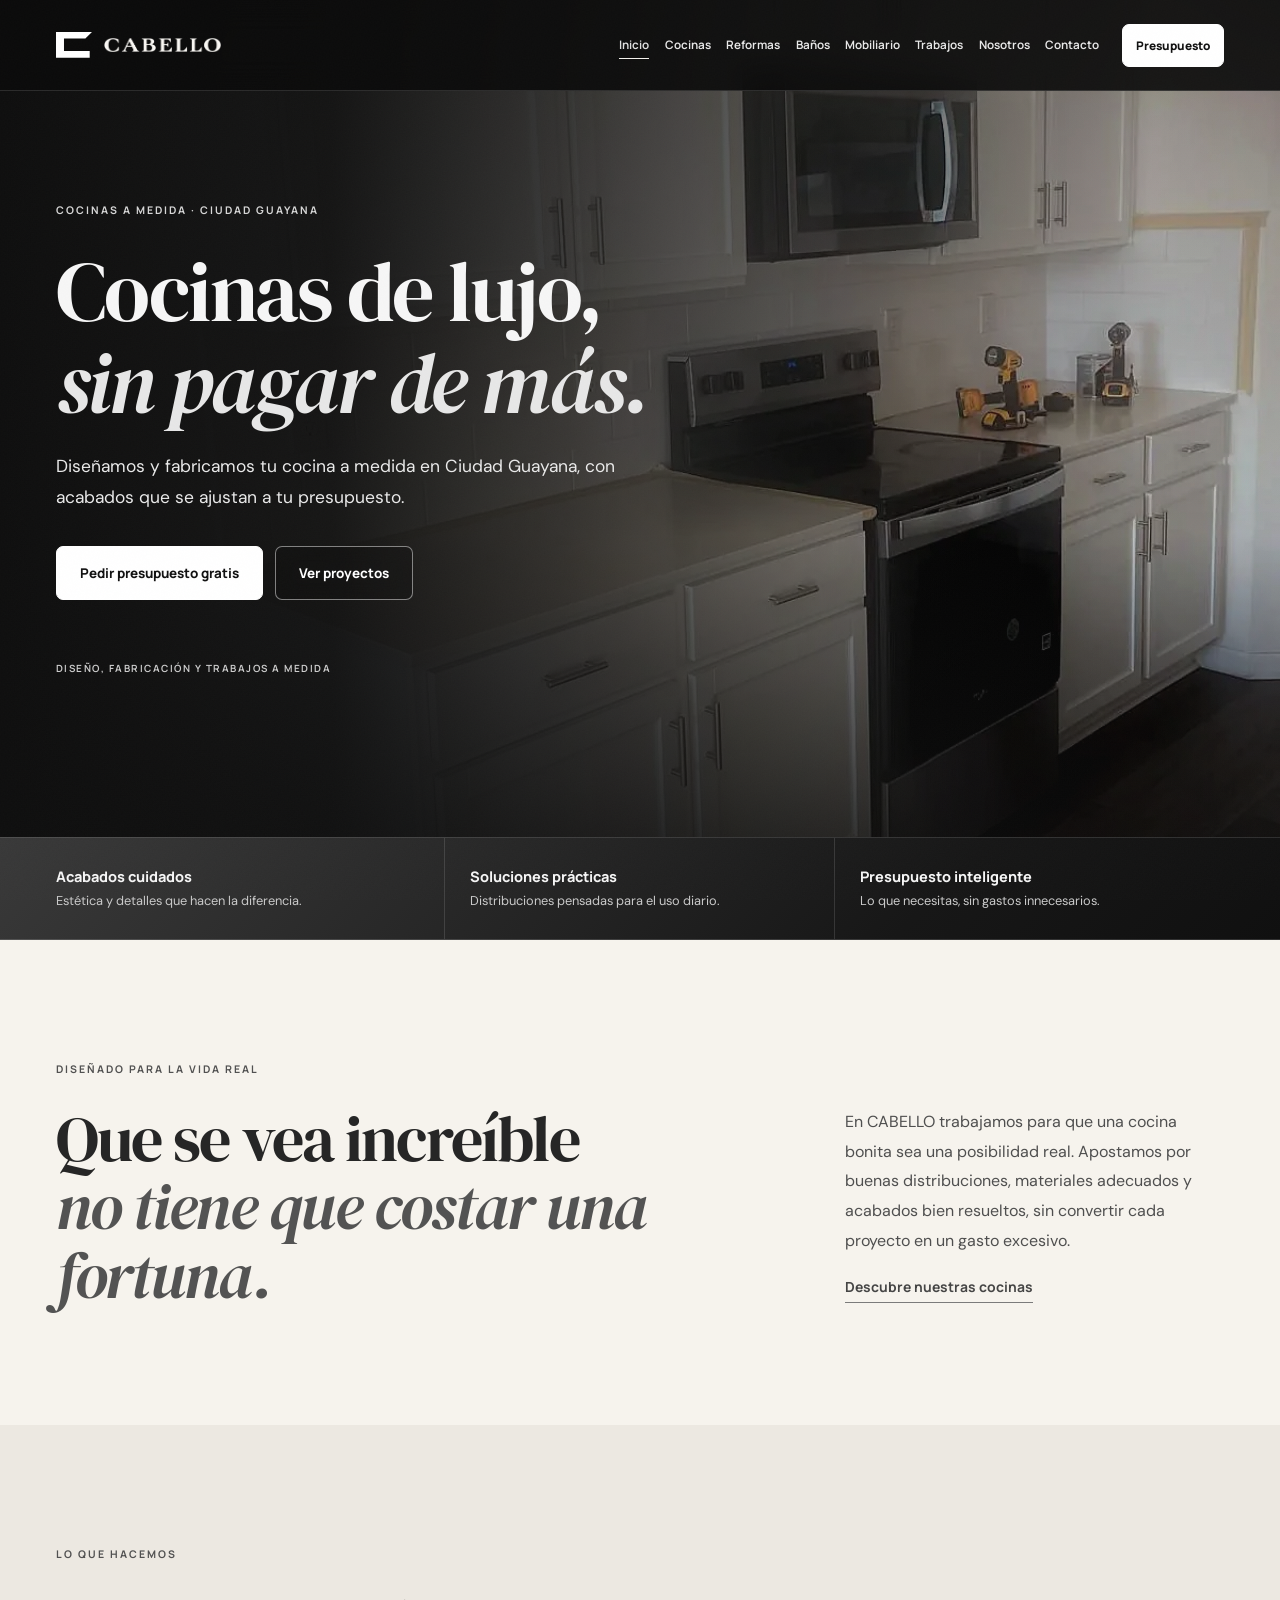
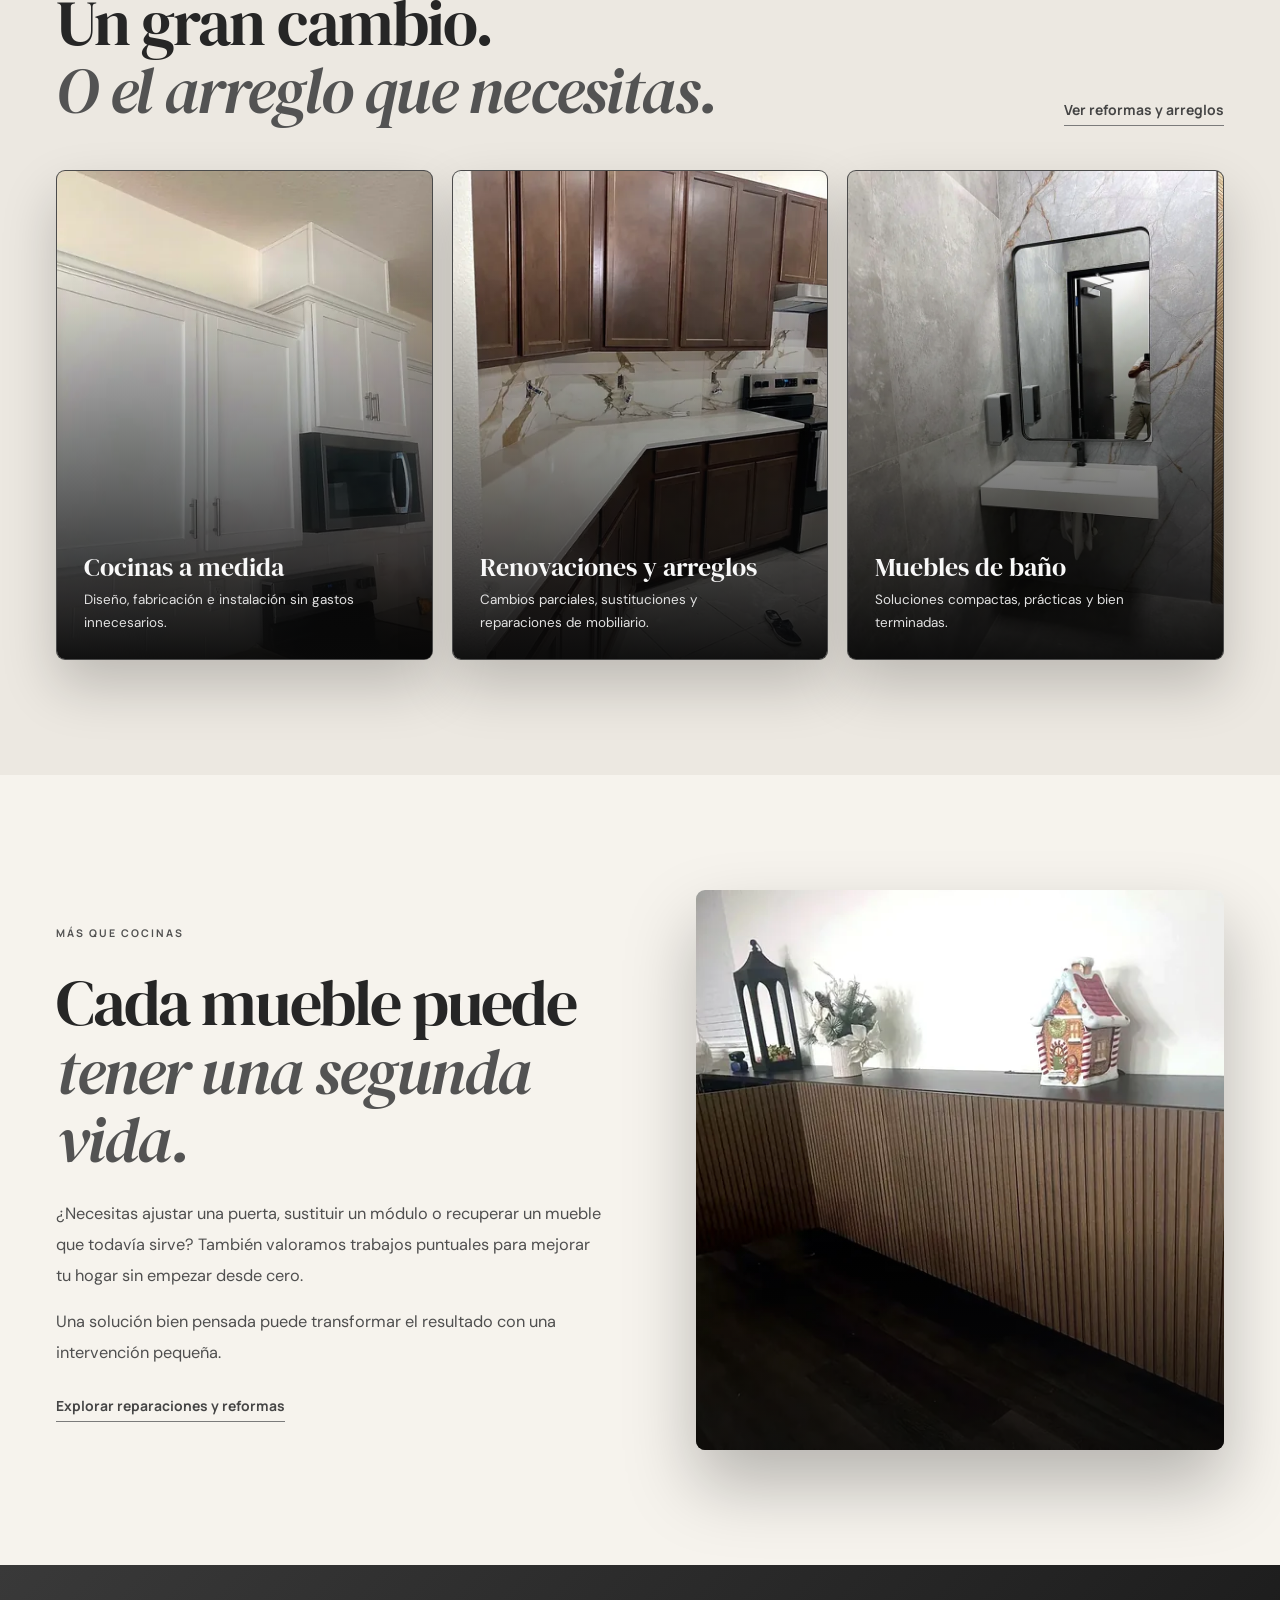
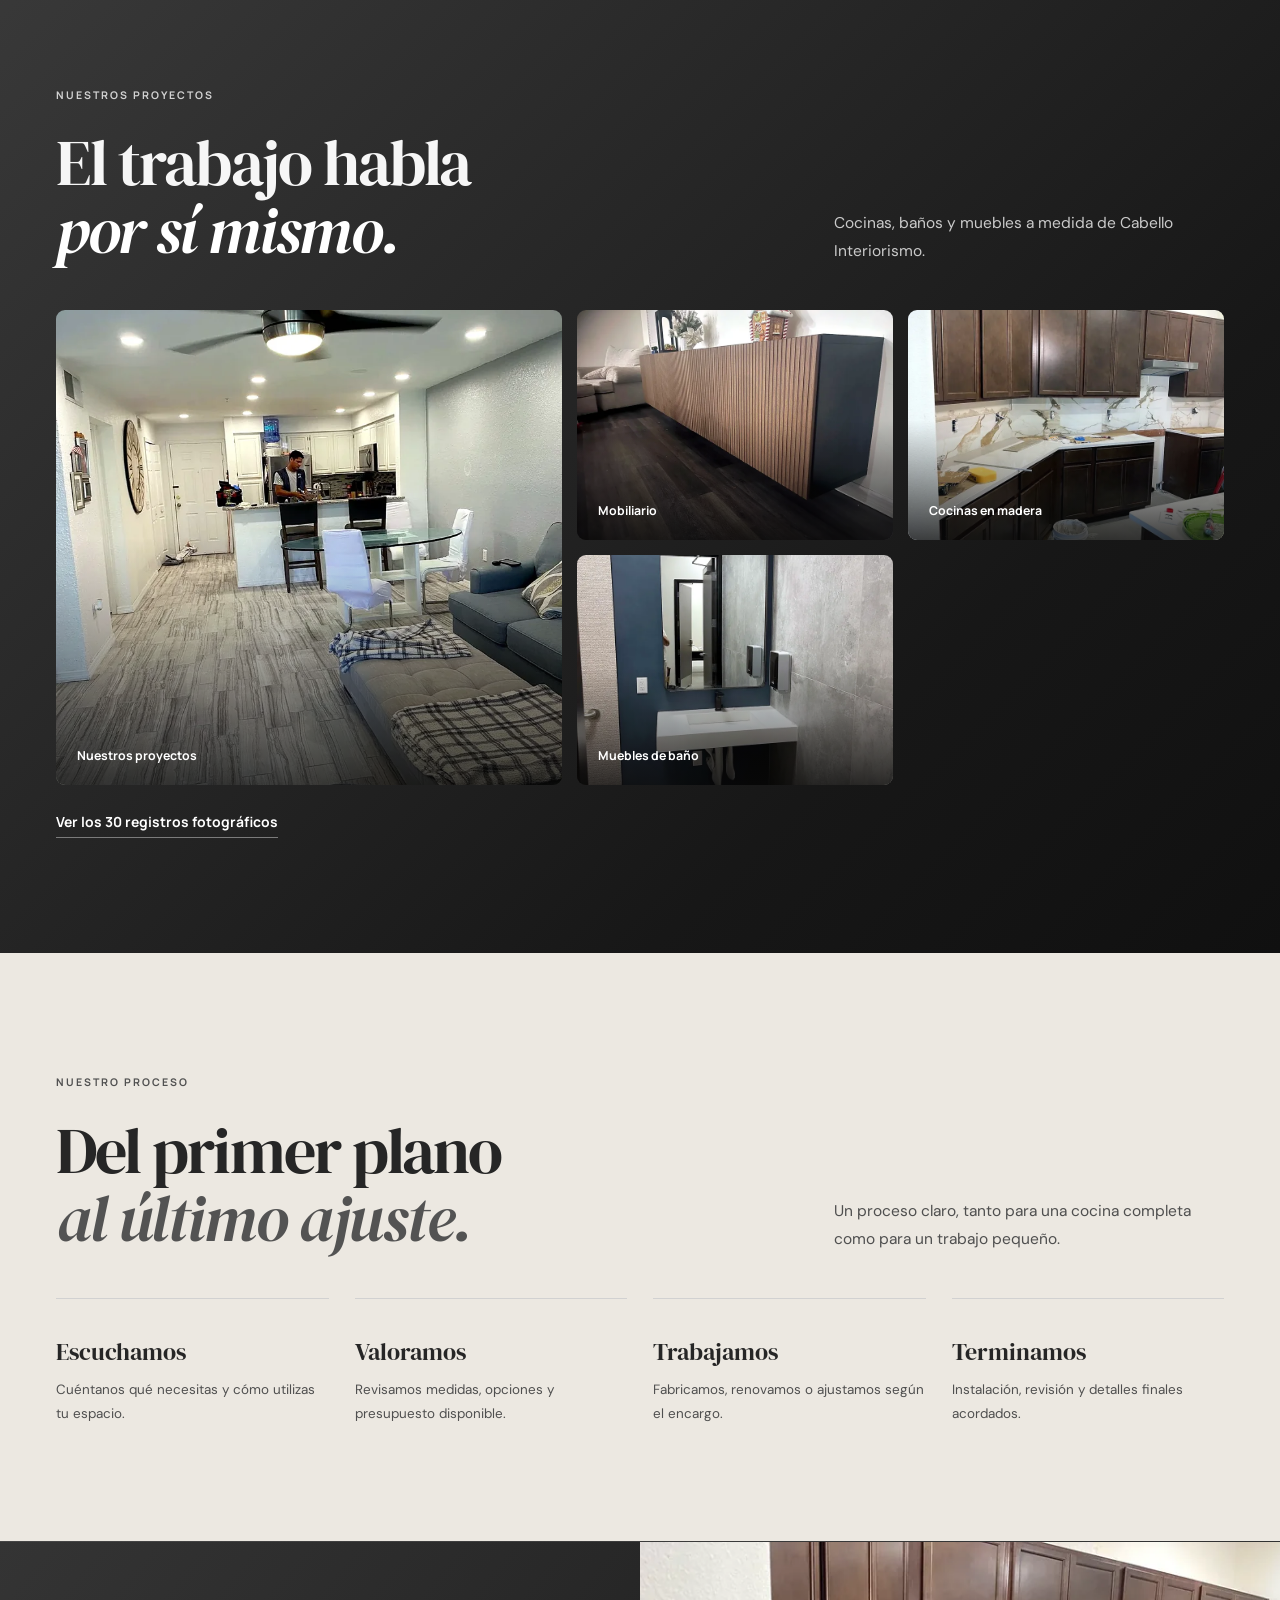
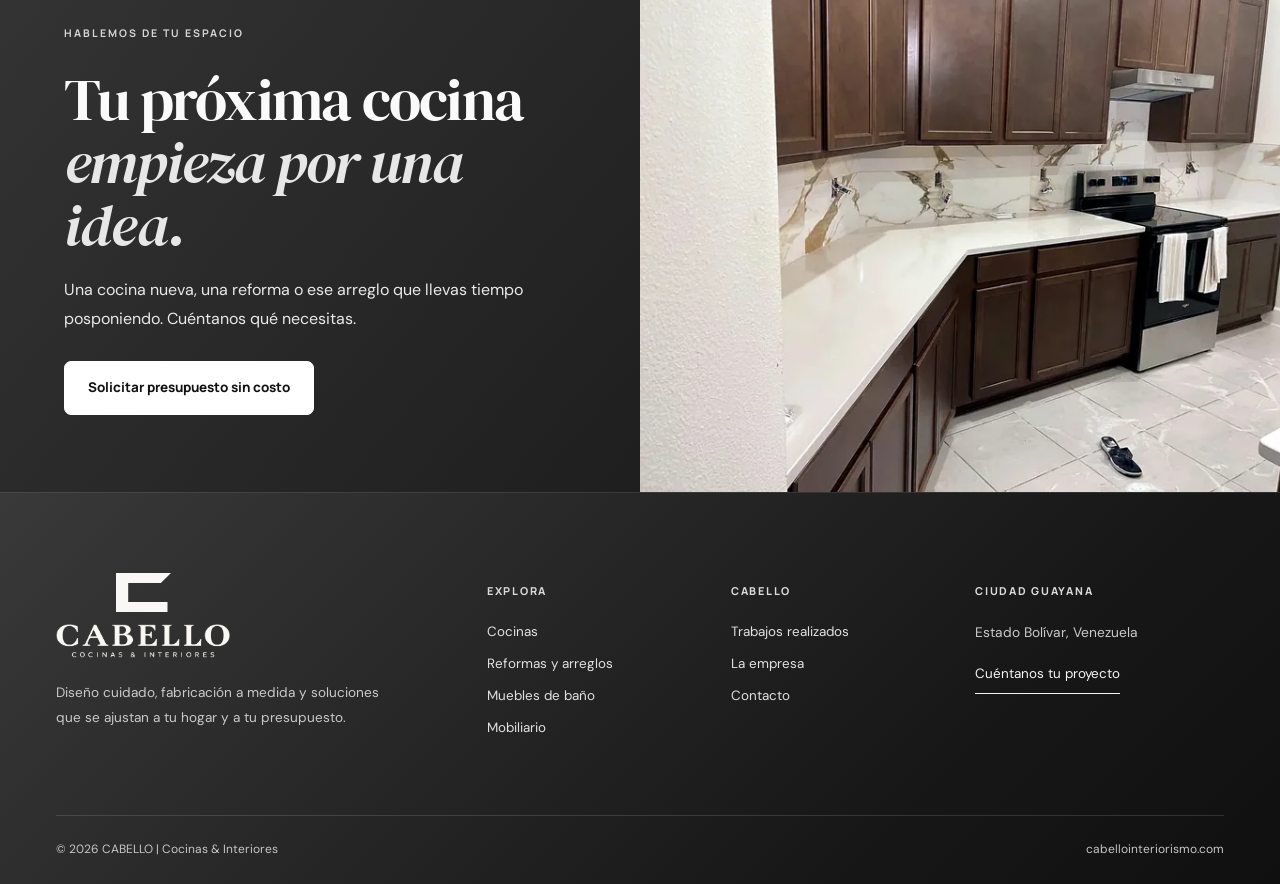
<file: index.html>
<!doctype html>
<html lang="es">
<head>
<script>
if (/^https?:$/.test(location.protocol) && location.pathname.endsWith('/index.html')) {
  history.replaceState(history.state, '', './' + location.search + location.hash);
}
</script>
<meta charset="utf-8">
<meta name="viewport" content="width=device-width, initial-scale=1">
<meta name="theme-color" content="#151a19">
<meta name="description" content="Cocinas de aspecto elegante a precios accesibles. Diseño, fabricación, reformas y arreglos de mobiliario en Ciudad Guayana. Descubre nuestros proyectos.">
<meta property="og:type" content="website">
<meta property="og:locale" content="es_VE">
<meta property="og:title" content="CABELLO | Cocinas a medida y reformas en Ciudad Guayana">
<meta property="og:description" content="Cocinas de aspecto elegante a precios accesibles. Diseño, fabricación, reformas y arreglos de mobiliario en Ciudad Guayana. Descubre nuestros proyectos.">
<meta property="og:url" content="https://cabellointeriorismo.com/">
<link rel="canonical" href="https://cabellointeriorismo.com/">
<title>CABELLO | Cocinas a medida y reformas en Ciudad Guayana</title>
<link rel="icon" type="image/svg+xml" href="assets/c-simbolo.svg">
<link rel="preconnect" href="https://fonts.googleapis.com">
<link rel="preconnect" href="https://fonts.gstatic.com" crossorigin>
<link href="https://fonts.googleapis.com/css2?family=DM+Sans:wght@400;500;600;700&amp;family=Manrope:wght@400;500;600;700;800&amp;family=DM+Serif+Display:ital@0;1&amp;display=swap" rel="stylesheet">
<link rel="stylesheet" href="assets/cabello-v16.css">
<link rel="preload" href="assets/trabajos/cocinas-blancas/cabello-cocina-blanca-completa-moderna-02.webp" as="image">
<link rel="stylesheet" href="assets/home-mobile-v17.css" media="(max-width:767px)">
</head><body class="home-page">
<a class="skip-link" href="#main-content">Saltar al contenido</a>
<header class="site-header" id="site-header">
  <div class="header-desktop"><div class="container header-layout"><a href="./" class="brand" aria-label="CABELLO Cocinas e Interiores, inicio"><svg class="marca-c" viewBox="0 0 424 304" aria-hidden="true" focusable="false"><path fill="currentColor" d="M0 0H424L346 78H94V224H397V304H0Z"/></svg><img class="marca-nombre" src="assets/apellido.png" alt="" width="985" height="126"></a><nav class="nav-desktop" aria-label="Navegación principal"><a href="./" class="is-current" aria-current="page">Inicio</a><a href="cocinas.html" class="">Cocinas</a><a href="reformas.html" class="">Reformas</a><a href="banos.html" class="">Baños</a><a href="mobiliario.html" class="">Mobiliario</a><a href="proyectos.html" class="">Trabajos</a><a href="nosotros.html" class="">Nosotros</a><a href="contacto.html" class="">Contacto</a></nav><a class="head-cta" href="contacto.html">Presupuesto </a></div></div>
  <div class="header-tablet"><div class="container header-layout"><a href="./" class="brand" aria-label="CABELLO Cocinas e Interiores, inicio"><svg class="marca-c" viewBox="0 0 424 304" aria-hidden="true" focusable="false"><path fill="currentColor" d="M0 0H424L346 78H94V224H397V304H0Z"/></svg><img class="marca-nombre" src="assets/apellido.png" alt="" width="985" height="126"></a><button class="menu-toggle" type="button" data-menu-target="tablet-menu" aria-label="Abrir menú de navegación" aria-controls="tablet-menu" aria-expanded="false"><span></span><span></span><span></span></button></div><nav id="tablet-menu" class="dropdown" aria-label="Navegación en tablet" hidden><a href="./" class="is-current" aria-current="page">Inicio</a><a href="cocinas.html" class="">Cocinas</a><a href="reformas.html" class="">Reformas</a><a href="banos.html" class="">Baños</a><a href="mobiliario.html" class="">Mobiliario</a><a href="proyectos.html" class="">Trabajos</a><a href="nosotros.html" class="">Nosotros</a><a href="contacto.html" class="">Contacto</a><a class="dropdown-cta" href="contacto.html">Pedir presupuesto </a></nav></div>
  <div class="header-mobile"><div class="container header-layout"><a href="./" class="brand" aria-label="CABELLO Cocinas e Interiores, inicio"><svg class="marca-c" viewBox="0 0 424 304" aria-hidden="true" focusable="false"><path fill="currentColor" d="M0 0H424L346 78H94V224H397V304H0Z"/></svg><img class="marca-nombre" src="assets/apellido.png" alt="" width="985" height="126"></a><button class="menu-toggle" type="button" data-menu-target="mobile-menu" aria-label="Abrir menú de navegación" aria-controls="mobile-menu" aria-expanded="false"><span></span><span></span><span></span></button></div><nav id="mobile-menu" class="dropdown" aria-label="Navegación en móvil" hidden><a href="./" class="is-current" aria-current="page">Inicio</a><a href="cocinas.html" class="">Cocinas</a><a href="reformas.html" class="">Reformas</a><a href="banos.html" class="">Baños</a><a href="mobiliario.html" class="">Mobiliario</a><a href="proyectos.html" class="">Trabajos</a><a href="nosotros.html" class="">Nosotros</a><a href="contacto.html" class="">Contacto</a><a class="dropdown-cta" href="contacto.html">Pedir presupuesto </a></nav></div>
 </header>
<main id="main-content">
<section class="hero hero--home">
<div class="hero-photography"><img src="assets/trabajos/cocinas-blancas/cabello-cocina-blanca-completa-moderna-02.webp" alt="Cocina blanca completa moderna" srcset="assets/trabajos/cocinas-blancas/cabello-cocina-blanca-completa-moderna-02-780.webp 780w, assets/trabajos/cocinas-blancas/cabello-cocina-blanca-completa-moderna-02.webp 1200w" sizes="100vw" loading="eager" decoding="async" fetchpriority="high"><div class="hero-shadow"></div></div>
<div class="container hero-layout"><div class="hero-main"><span class="overline">COCINAS A MEDIDA · CIUDAD GUAYANA</span><h1>Cocinas de lujo,<br><i>sin pagar de más.</i></h1><p class="hero-description">Diseñamos y fabricamos tu cocina a medida en Ciudad Guayana, con acabados que se ajustan a tu presupuesto.</p><div class="hero-buttons"><a href="contacto.html" class="button button--primary"><span>Pedir presupuesto gratis</span></a><a href="proyectos.html" class="button button--outline"><span>Ver proyectos</span></a></div><div class="hero-footnote"><span class="footnote-line"></span> Diseño, fabricación y trabajos a medida</div></div></div>

</section>

<section class="trust-strip"><div class="container trust-grid"><div><div><strong>Acabados cuidados</strong><p>Estética y detalles que hacen la diferencia.</p></div></div><div><div><strong>Soluciones prácticas</strong><p>Distribuciones pensadas para el uso diario.</p></div></div><div><div><strong>Presupuesto inteligente</strong><p>Lo que necesitas, sin gastos innecesarios.</p></div></div></div></section>
<section class="section section--intro"><div class="container intro-layout"><div><span class="overline">DISEÑADO PARA LA VIDA REAL</span><h2 class="display-heading">Que se vea increíble<br><i>no tiene que costar una fortuna.</i></h2></div><div class="intro-aside"><span class="intro-rule"></span><p>En CABELLO trabajamos para que una cocina bonita sea una posibilidad real. Apostamos por buenas distribuciones, materiales adecuados y acabados bien resueltos, sin convertir cada proyecto en un gasto excesivo.</p><a href="cocinas.html" class="inline-link">Descubre nuestras cocinas </a></div></div></section>
<section class="section section--services"><div class="container"><div class="section-head"><div><span class="overline">LO QUE HACEMOS</span><h2 class="display-heading">Un gran cambio.<br><i>O el arreglo que necesitas.</i></h2></div><a href="reformas.html" class="inline-link">Ver reformas y arreglos </a></div><div class="project-grid"><a class="project-tile" href="cocinas.html"><div class="project-media"><img src="assets/trabajos/cocinas-blancas/cabello-cocina-blanca-angular-moderna-01.webp" alt="Cocina blanca angular moderna" srcset="assets/trabajos/cocinas-blancas/cabello-cocina-blanca-angular-moderna-01-780.webp 780w, assets/trabajos/cocinas-blancas/cabello-cocina-blanca-angular-moderna-01.webp 1600w" sizes="(max-width: 767px) 92vw, (max-width: 1199px) 70vw, 54vw" loading="lazy" decoding="async"><div class="photo-vignette"></div></div><div class="project-overlay"><h3>Cocinas a medida</h3><p>Diseño, fabricación e instalación sin gastos innecesarios.</p></div></a><a class="project-tile" href="reformas.html"><div class="project-media"><img src="assets/trabajos/cocinas-madera/cabello-cocina-madera-oscura-revestimiento-claro-01.webp" alt="Cocina madera oscura revestimiento claro" srcset="assets/trabajos/cocinas-madera/cabello-cocina-madera-oscura-revestimiento-claro-01-780.webp 780w, assets/trabajos/cocinas-madera/cabello-cocina-madera-oscura-revestimiento-claro-01.webp 1600w" sizes="(max-width: 767px) 92vw, (max-width: 1199px) 70vw, 54vw" loading="lazy" decoding="async"><div class="photo-vignette"></div></div><div class="project-overlay"><h3>Renovaciones y arreglos</h3><p>Cambios parciales, sustituciones y reparaciones de mobiliario.</p></div></a><a class="project-tile" href="banos.html"><div class="project-media"><img src="assets/trabajos/banos-vanities/cabello-vanity-moderno-pared-texturizada-01.webp" alt="Vanity moderno pared texturizada" srcset="assets/trabajos/banos-vanities/cabello-vanity-moderno-pared-texturizada-01-780.webp 780w, assets/trabajos/banos-vanities/cabello-vanity-moderno-pared-texturizada-01.webp 1200w" sizes="(max-width: 767px) 92vw, (max-width: 1199px) 70vw, 54vw" loading="lazy" decoding="async"><div class="photo-vignette"></div></div><div class="project-overlay"><h3>Muebles de baño</h3><p>Soluciones compactas, prácticas y bien terminadas.</p></div></a></div></div></section>
<section class="section feature-section"><div class="container editorial-split editorial-split--reverse"><figure class="feature-image"><img src="assets/trabajos/mobiliario-interiores/cabello-aparador-listonado-moderno-01.webp" alt="Aparador listonado moderno" srcset="assets/trabajos/mobiliario-interiores/cabello-aparador-listonado-moderno-01-780.webp 780w, assets/trabajos/mobiliario-interiores/cabello-aparador-listonado-moderno-01.webp 1600w" sizes="(max-width: 767px) 92vw, (max-width: 1199px) 70vw, 54vw" loading="lazy" decoding="async"></figure><div class="feature-content"><span class="overline">MÁS QUE COCINAS</span><h2 class="display-heading">Cada mueble puede<br><i>tener una segunda vida.</i></h2><p>¿Necesitas ajustar una puerta, sustituir un módulo o recuperar un mueble que todavía sirve? También valoramos trabajos puntuales para mejorar tu hogar sin empezar desde cero.</p><p>Una solución bien pensada puede transformar el resultado con una intervención pequeña.</p><a class="inline-link" href="reformas.html">Explorar reparaciones y reformas </a></div></div></section>
<section class="section section--portfolio"><div class="container"><div class="section-head"><div><span class="overline">NUESTROS PROYECTOS</span><h2 class="display-heading">El trabajo habla<br><i>por sí mismo.</i></h2></div><p>Cocinas, baños y muebles a medida de Cabello Interiorismo.</p></div><div class="portfolio-mosaic"><a href="proyectos.html" class="mosaic-item mosaic-item--wide"><img src="assets/trabajos/mobiliario-interiores/cabello-espacio-abierto-salon-cocina-01.webp" alt="Espacio abierto salón cocina" srcset="assets/trabajos/mobiliario-interiores/cabello-espacio-abierto-salon-cocina-01-780.webp 780w, assets/trabajos/mobiliario-interiores/cabello-espacio-abierto-salon-cocina-01.webp 1200w" sizes="(max-width: 767px) 92vw, (max-width: 1199px) 70vw, 54vw" loading="lazy" decoding="async"><span>Nuestros proyectos </span></a><a href="proyectos.html" class="mosaic-item"><img src="assets/trabajos/mobiliario-interiores/cabello-aparador-listonado-angular-01.webp" alt="Aparador listonado angular" srcset="assets/trabajos/mobiliario-interiores/cabello-aparador-listonado-angular-01-780.webp 780w, assets/trabajos/mobiliario-interiores/cabello-aparador-listonado-angular-01.webp 1600w" sizes="(max-width: 767px) 92vw, (max-width: 1199px) 70vw, 54vw" loading="lazy" decoding="async"><span>Mobiliario </span></a><a href="proyectos.html" class="mosaic-item"><img src="assets/trabajos/cocinas-madera/cabello-cocina-madera-oscura-angular-02.webp" alt="Cocina madera oscura angular" srcset="assets/trabajos/cocinas-madera/cabello-cocina-madera-oscura-angular-02-780.webp 780w, assets/trabajos/cocinas-madera/cabello-cocina-madera-oscura-angular-02.webp 1200w" sizes="(max-width: 767px) 92vw, (max-width: 1199px) 70vw, 54vw" loading="lazy" decoding="async"><span>Cocinas en madera </span></a><a href="proyectos.html" class="mosaic-item"><img src="assets/trabajos/banos-vanities/cabello-lavabo-flotante-moderno-01.webp" alt="Lavabo flotante moderno" srcset="assets/trabajos/banos-vanities/cabello-lavabo-flotante-moderno-01-780.webp 780w, assets/trabajos/banos-vanities/cabello-lavabo-flotante-moderno-01.webp 1200w" sizes="(max-width: 767px) 92vw, (max-width: 1199px) 70vw, 54vw" loading="lazy" decoding="async"><span>Muebles de baño </span></a></div><div class="portfolio-bottom"><a class="inline-link" href="proyectos.html">Ver los 30 registros fotográficos </a></div></div></section>
<section class="section section--process"><div class="container"><div class="section-head"><div><span class="overline">NUESTRO PROCESO</span><h2 class="display-heading">Del primer plano<br><i>al último ajuste.</i></h2></div><p>Un proceso claro, tanto para una cocina completa como para un trabajo pequeño.</p></div><div class="steps"><div class="step"><div class="step-line"></div><h3>Escuchamos</h3><p>Cuéntanos qué necesitas y cómo utilizas tu espacio.</p></div><div class="step"><div class="step-line"></div><h3>Valoramos</h3><p>Revisamos medidas, opciones y presupuesto disponible.</p></div><div class="step"><div class="step-line"></div><h3>Trabajamos</h3><p>Fabricamos, renovamos o ajustamos según el encargo.</p></div><div class="step"><div class="step-line"></div><h3>Terminamos</h3><p>Instalación, revisión y detalles finales acordados.</p></div></div></div></section>
<section class="bottom-cta"><div class="bottom-photo"><img src="assets/trabajos/cocinas-madera/cabello-cocina-madera-oscura-revestimiento-claro-01.webp" alt="Cocina madera oscura revestimiento claro" srcset="assets/trabajos/cocinas-madera/cabello-cocina-madera-oscura-revestimiento-claro-01-780.webp 780w, assets/trabajos/cocinas-madera/cabello-cocina-madera-oscura-revestimiento-claro-01.webp 1600w" sizes="(max-width: 767px) 92vw, (max-width: 1199px) 70vw, 54vw" loading="lazy" decoding="async"><div class="bottom-photo-overlay"></div></div><div class="container bottom-cta-inner"><span class="overline">HABLEMOS DE TU ESPACIO</span><h2 class="display-heading">Tu próxima cocina<br><i>empieza por una idea.</i></h2><p>Una cocina nueva, una reforma o ese arreglo que llevas tiempo posponiendo. Cuéntanos qué necesitas.</p><a href="contacto.html" class="button button--primary"><span>Solicitar presupuesto sin costo</span></a></div></section>

</main>
<footer class="footer"><div class="container"><div class="footer-main"><div class="footer-about"><a href="./" class="footer-logo firma-cabello" aria-label="Cabello Cocinas e Interiores, inicio"><svg class="marca-c" viewBox="0 0 424 304" aria-hidden="true" focusable="false"><path fill="currentColor" d="M0 0H424L346 78H94V224H397V304H0Z"/></svg><img src="assets/firma.png" alt="" width="985" height="190"></a><p>Diseño cuidado, fabricación a medida y soluciones que se ajustan a tu hogar y a tu presupuesto.</p></div><div><h3>Explora</h3><a href="cocinas.html">Cocinas</a><a href="reformas.html">Reformas y arreglos</a><a href="banos.html">Muebles de baño</a><a href="mobiliario.html">Mobiliario</a></div><div><h3>CABELLO</h3><a href="proyectos.html">Trabajos realizados</a><a href="nosotros.html">La empresa</a><a href="contacto.html">Contacto</a></div><div class="footer-last"><h3>Ciudad Guayana</h3><p>Estado Bolívar, Venezuela</p><a href="contacto.html" class="footer-contact">Cuéntanos tu proyecto</a></div></div><div class="footer-legal"><span>© 2026 CABELLO | Cocinas &amp; Interiores</span><span>cabellointeriorismo.com</span></div></div></footer>


<script src="assets/site.js" defer></script>
<script>
if (location.protocol === 'file:') {
  document.querySelectorAll('a[href="./"]').forEach(link => { link.href = 'index.html'; });
}
</script>
</body></html>
</file>
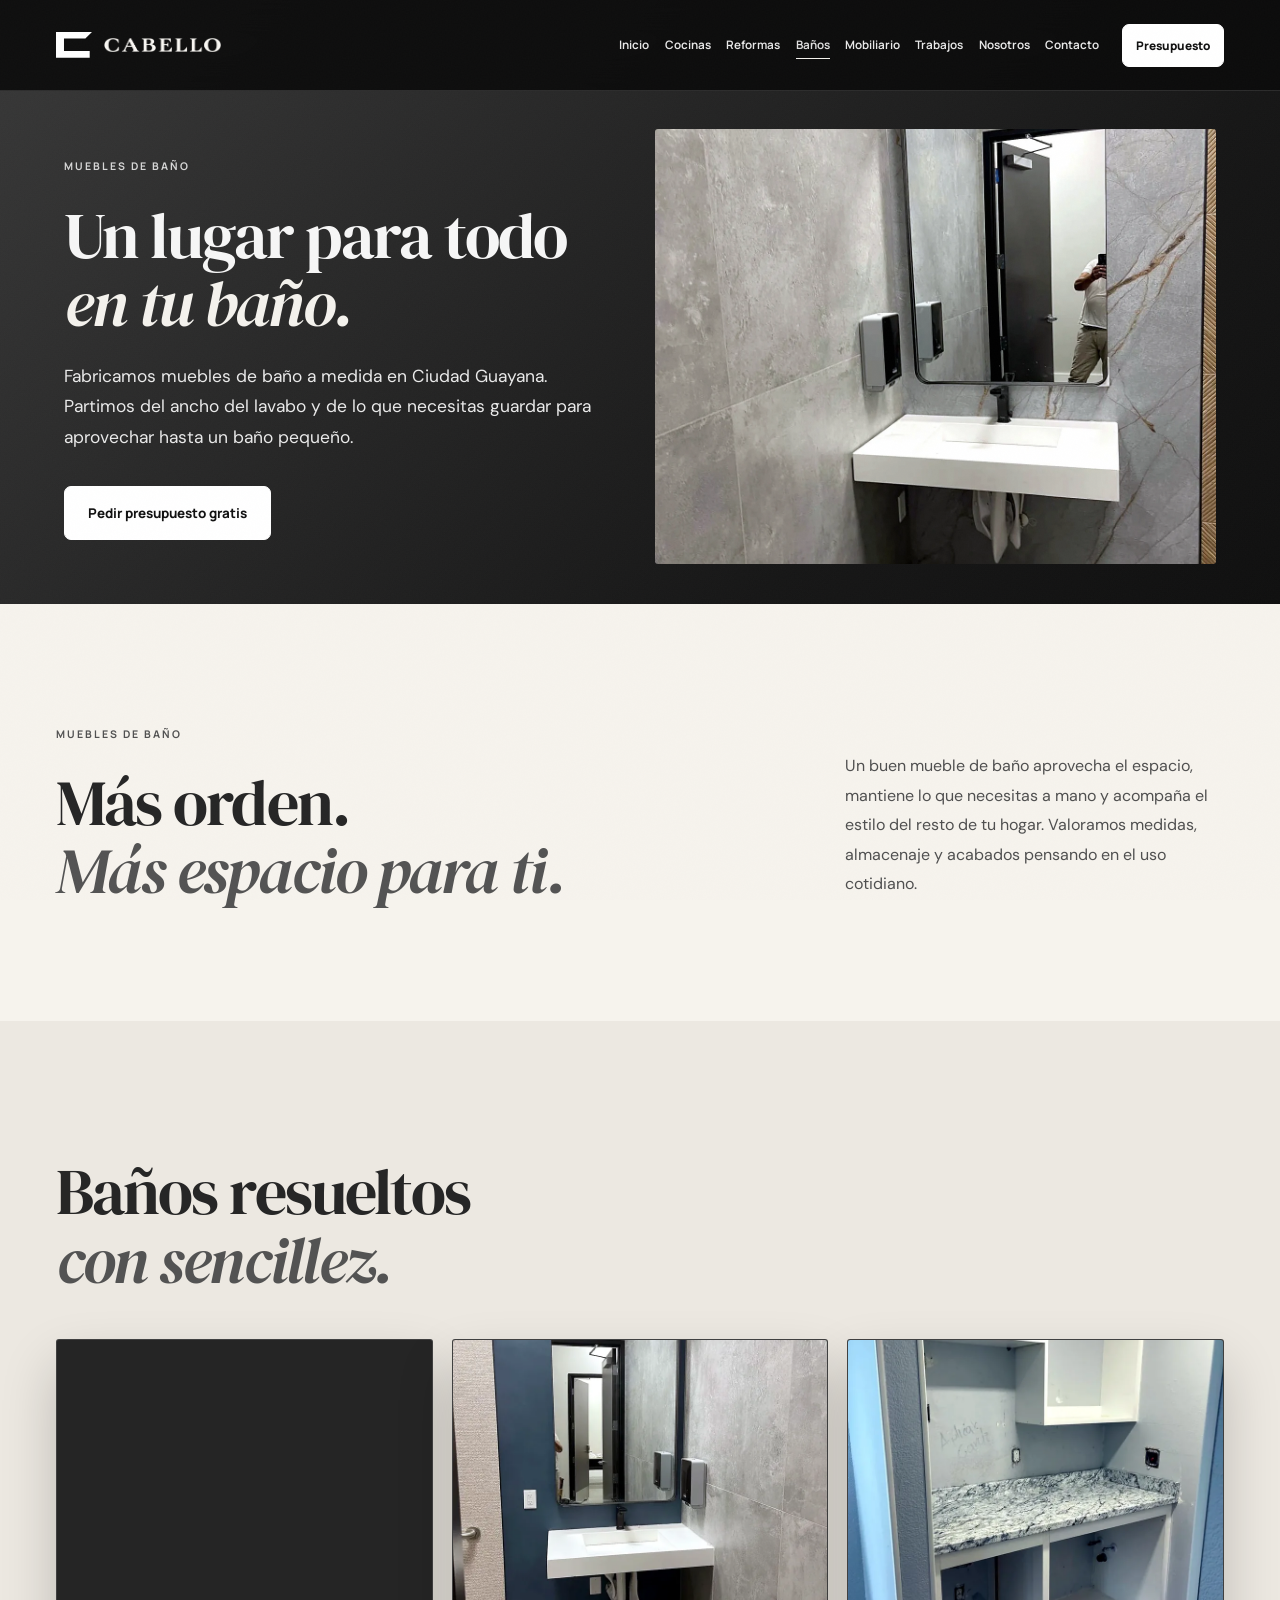
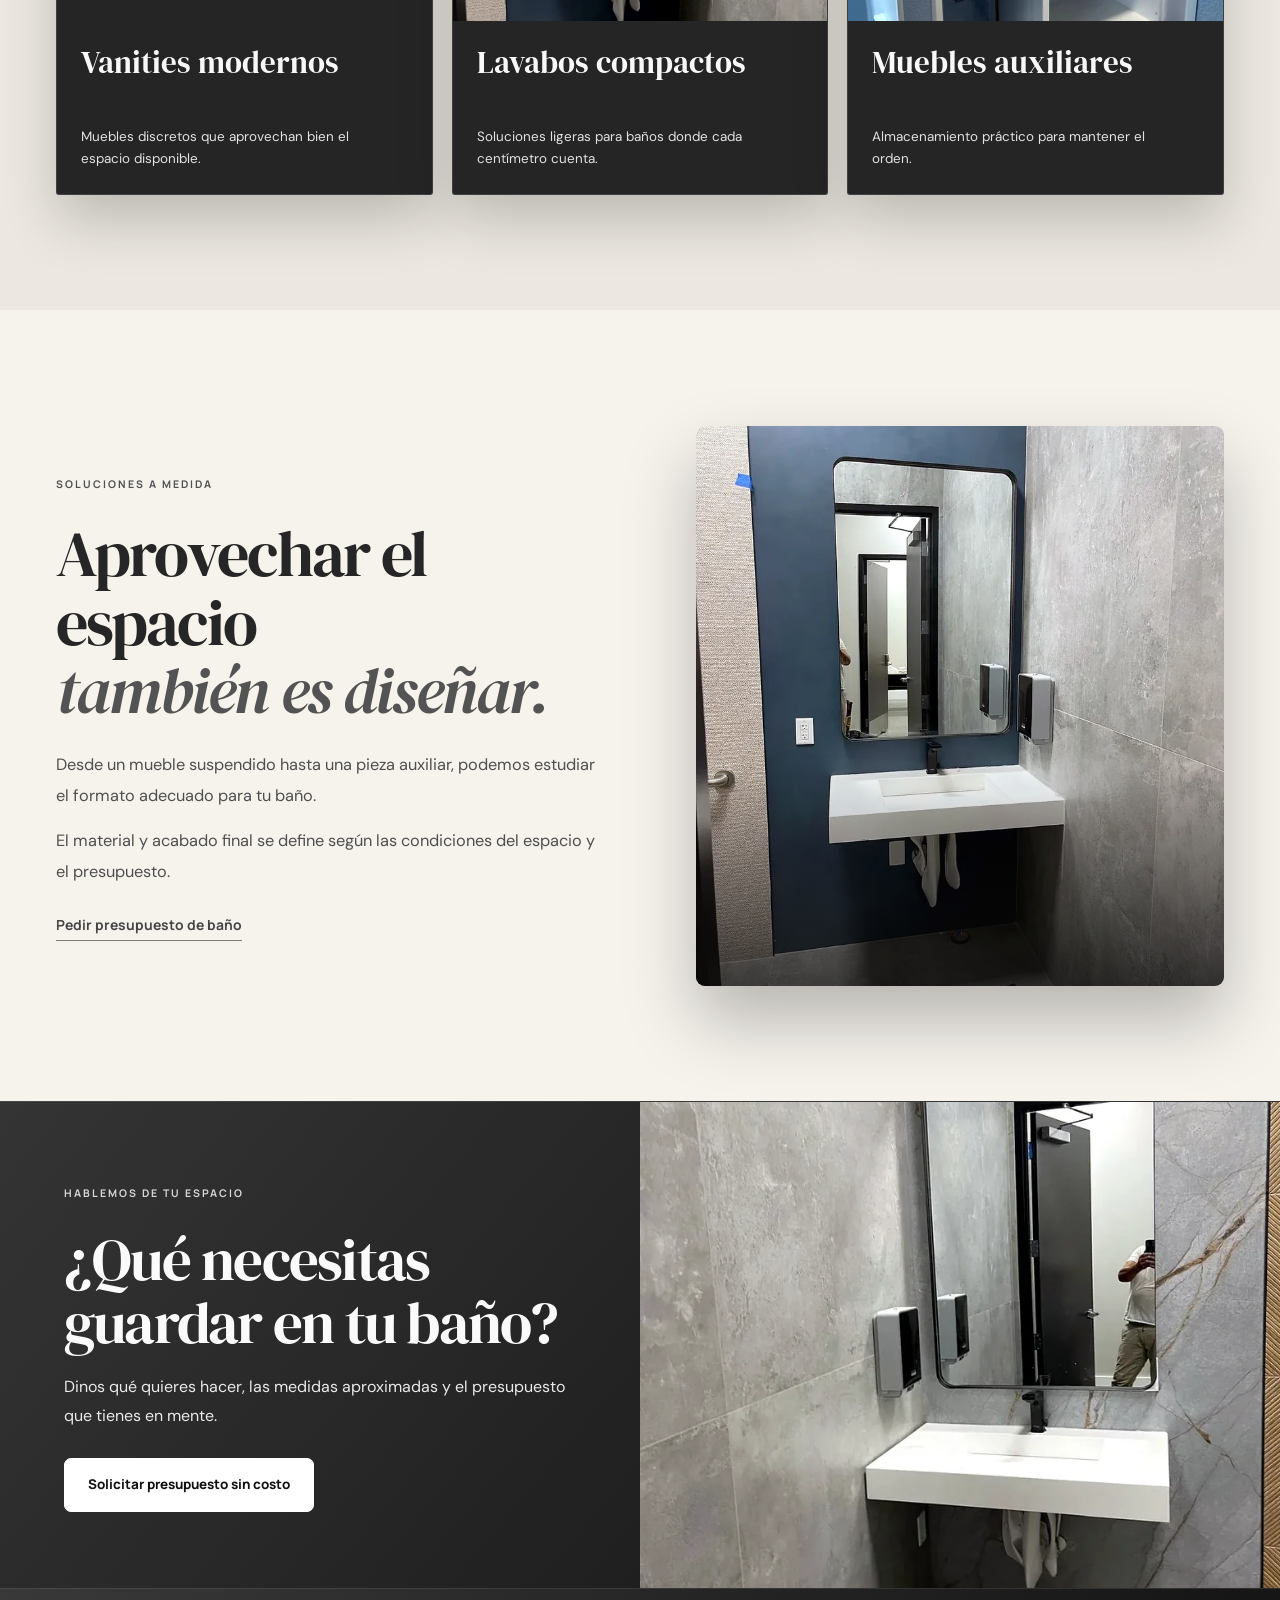
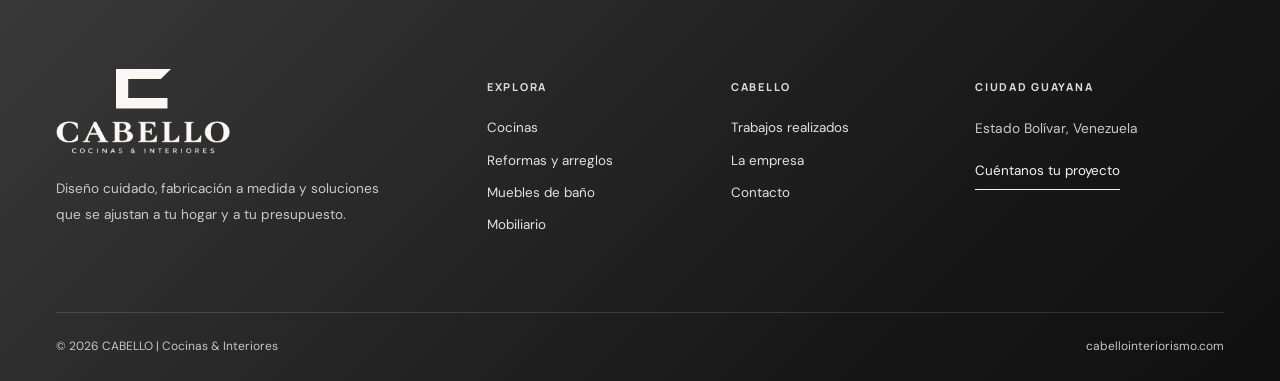
<file: banos.html>
<!doctype html>
<html lang="es">
<head>
<meta charset="utf-8">
<meta name="viewport" content="width=device-width, initial-scale=1">
<meta name="theme-color" content="#151a19">
<meta name="description" content="Fabricamos muebles de baño a medida en Ciudad Guayana. Partimos del ancho del lavabo y de lo que necesitas guardar para aprovechar hasta un baño pequeño.">
<meta property="og:type" content="website">
<meta property="og:locale" content="es_VE">
<meta property="og:title" content="Muebles de baño en Ciudad Guayana | CABELLO">
<meta property="og:description" content="Fabricamos muebles de baño a medida en Ciudad Guayana. Partimos del ancho del lavabo y de lo que necesitas guardar para aprovechar hasta un baño pequeño.">
<meta property="og:url" content="https://cabellointeriorismo.com/banos.html">
<link rel="canonical" href="https://cabellointeriorismo.com/banos.html">
<title>Muebles de baño en Ciudad Guayana | CABELLO</title>
<link rel="icon" type="image/svg+xml" href="assets/c-simbolo.svg">
<link rel="preconnect" href="https://fonts.googleapis.com">
<link rel="preconnect" href="https://fonts.gstatic.com" crossorigin>
<link href="https://fonts.googleapis.com/css2?family=DM+Sans:wght@400;500;600;700&amp;family=Manrope:wght@400;500;600;700;800&amp;family=DM+Serif+Display:ital@0;1&amp;display=swap" rel="stylesheet">
<link rel="stylesheet" href="assets/cabello-v16.css">

</head><body class="interior">
<a class="skip-link" href="#main-content">Saltar al contenido</a>
<header class="site-header" id="site-header">
  <div class="header-desktop"><div class="container header-layout"><a href="./" class="brand" aria-label="CABELLO Cocinas e Interiores, inicio"><svg class="marca-c" viewBox="0 0 424 304" aria-hidden="true" focusable="false"><path fill="currentColor" d="M0 0H424L346 78H94V224H397V304H0Z"/></svg><img class="marca-nombre" src="assets/apellido.png" alt="" width="985" height="126"></a><nav class="nav-desktop" aria-label="Navegación principal"><a href="./" class="">Inicio</a><a href="cocinas.html" class="">Cocinas</a><a href="reformas.html" class="">Reformas</a><a href="banos.html" class="is-current" aria-current="page">Baños</a><a href="mobiliario.html" class="">Mobiliario</a><a href="proyectos.html" class="">Trabajos</a><a href="nosotros.html" class="">Nosotros</a><a href="contacto.html" class="">Contacto</a></nav><a class="head-cta" href="contacto.html">Presupuesto </a></div></div>
  <div class="header-tablet"><div class="container header-layout"><a href="./" class="brand" aria-label="CABELLO Cocinas e Interiores, inicio"><svg class="marca-c" viewBox="0 0 424 304" aria-hidden="true" focusable="false"><path fill="currentColor" d="M0 0H424L346 78H94V224H397V304H0Z"/></svg><img class="marca-nombre" src="assets/apellido.png" alt="" width="985" height="126"></a><button class="menu-toggle" type="button" data-menu-target="tablet-menu" aria-label="Abrir menú de navegación" aria-controls="tablet-menu" aria-expanded="false"><span></span><span></span><span></span></button></div><nav id="tablet-menu" class="dropdown" aria-label="Navegación en tablet" hidden><a href="./" class="">Inicio</a><a href="cocinas.html" class="">Cocinas</a><a href="reformas.html" class="">Reformas</a><a href="banos.html" class="is-current" aria-current="page">Baños</a><a href="mobiliario.html" class="">Mobiliario</a><a href="proyectos.html" class="">Trabajos</a><a href="nosotros.html" class="">Nosotros</a><a href="contacto.html" class="">Contacto</a><a class="dropdown-cta" href="contacto.html">Pedir presupuesto </a></nav></div>
  <div class="header-mobile"><div class="container header-layout"><a href="./" class="brand" aria-label="CABELLO Cocinas e Interiores, inicio"><svg class="marca-c" viewBox="0 0 424 304" aria-hidden="true" focusable="false"><path fill="currentColor" d="M0 0H424L346 78H94V224H397V304H0Z"/></svg><img class="marca-nombre" src="assets/apellido.png" alt="" width="985" height="126"></a><button class="menu-toggle" type="button" data-menu-target="mobile-menu" aria-label="Abrir menú de navegación" aria-controls="mobile-menu" aria-expanded="false"><span></span><span></span><span></span></button></div><nav id="mobile-menu" class="dropdown" aria-label="Navegación en móvil" hidden><a href="./" class="">Inicio</a><a href="cocinas.html" class="">Cocinas</a><a href="reformas.html" class="">Reformas</a><a href="banos.html" class="is-current" aria-current="page">Baños</a><a href="mobiliario.html" class="">Mobiliario</a><a href="proyectos.html" class="">Trabajos</a><a href="nosotros.html" class="">Nosotros</a><a href="contacto.html" class="">Contacto</a><a class="dropdown-cta" href="contacto.html">Pedir presupuesto </a></nav></div>
 </header>
<main id="main-content">
<section class="hero hero--subpage">
<div class="hero-photography"><img src="assets/trabajos/banos-vanities/cabello-vanity-moderno-pared-texturizada-01.webp" alt="Mueble de baño junto a una pared con textura" srcset="assets/trabajos/banos-vanities/cabello-vanity-moderno-pared-texturizada-01-780.webp 780w, assets/trabajos/banos-vanities/cabello-vanity-moderno-pared-texturizada-01.webp 1200w" sizes="100vw" loading="eager" decoding="async" fetchpriority="high"><div class="hero-shadow"></div></div>
<div class="container hero-layout"><div class="hero-main"><span class="overline">Muebles de baño</span><h1>Un lugar para todo <i>en tu baño.</i></h1><p class="hero-description">Fabricamos muebles de baño a medida en Ciudad Guayana. Partimos del ancho del lavabo y de lo que necesitas guardar para aprovechar hasta un baño pequeño.</p><div class="hero-buttons"><a href="contacto.html" class="button button--primary"><span>Pedir presupuesto gratis</span></a></div><div class="hero-footnote"><span class="footnote-line"></span> Diseño, fabricación y trabajos a medida</div></div></div>

</section>

<section class="section section--intro"><div class="container intro-layout"><div><span class="overline">MUEBLES DE BAÑO</span><h2 class="display-heading">Más orden.<br><i>Más espacio para ti.</i></h2></div><div class="intro-aside"><span class="intro-rule"></span><p>Un buen mueble de baño aprovecha el espacio, mantiene lo que necesitas a mano y acompaña el estilo del resto de tu hogar. Valoramos medidas, almacenaje y acabados pensando en el uso cotidiano.</p></div></div></section>
<section class="section section--services"><div class="container"><div class="section-head"><div><h2 class="display-heading">Baños resueltos<br><i>con sencillez.</i></h2></div></div><div class="project-grid"><a class="project-tile" href="proyectos.html"><div class="project-media"><img src="assets/trabajos/banos-vanities/cabello-vanity-moderno-pared-texturizada-01.webp" alt="Mueble de baño junto a una pared con textura" srcset="assets/trabajos/banos-vanities/cabello-vanity-moderno-pared-texturizada-01-780.webp 780w, assets/trabajos/banos-vanities/cabello-vanity-moderno-pared-texturizada-01.webp 1200w" sizes="(max-width: 767px) 92vw, (max-width: 1199px) 70vw, 54vw" loading="lazy" decoding="async"><div class="photo-vignette"></div></div><div class="project-overlay"><h3>Vanities modernos</h3><p>Muebles discretos que aprovechan bien el espacio disponible.</p></div></a><a class="project-tile" href="proyectos.html"><div class="project-media"><img src="assets/trabajos/banos-vanities/cabello-lavabo-flotante-moderno-01.webp" alt="Lavabo flotante moderno" srcset="assets/trabajos/banos-vanities/cabello-lavabo-flotante-moderno-01-780.webp 780w, assets/trabajos/banos-vanities/cabello-lavabo-flotante-moderno-01.webp 1200w" sizes="(max-width: 767px) 92vw, (max-width: 1199px) 70vw, 54vw" loading="lazy" decoding="async"><div class="photo-vignette"></div></div><div class="project-overlay"><h3>Lavabos compactos</h3><p>Soluciones ligeras para baños donde cada centímetro cuenta.</p></div></a><a class="project-tile" href="proyectos.html"><div class="project-media"><img src="assets/trabajos/banos-vanities/cabello-mueble-auxiliar-lavado-encimera-clara-01.webp" alt="Mueble auxiliar lavado encimera clara" srcset="assets/trabajos/banos-vanities/cabello-mueble-auxiliar-lavado-encimera-clara-01-780.webp 780w, assets/trabajos/banos-vanities/cabello-mueble-auxiliar-lavado-encimera-clara-01.webp 1200w" sizes="(max-width: 767px) 92vw, (max-width: 1199px) 70vw, 54vw" loading="lazy" decoding="async"><div class="photo-vignette"></div></div><div class="project-overlay"><h3>Muebles auxiliares</h3><p>Almacenamiento práctico para mantener el orden.</p></div></a></div></div></section>
<section class="section feature-section"><div class="container editorial-split editorial-split--reverse"><figure class="feature-image"><img src="assets/trabajos/banos-vanities/cabello-lavabo-flotante-moderno-01.webp" alt="Lavabo flotante moderno" srcset="assets/trabajos/banos-vanities/cabello-lavabo-flotante-moderno-01-780.webp 780w, assets/trabajos/banos-vanities/cabello-lavabo-flotante-moderno-01.webp 1200w" sizes="(max-width: 767px) 92vw, (max-width: 1199px) 70vw, 54vw" loading="lazy" decoding="async"></figure><div class="feature-content"><span class="overline">SOLUCIONES A MEDIDA</span><h2 class="display-heading">Aprovechar el espacio<br><i>también es diseñar.</i></h2><p>Desde un mueble suspendido hasta una pieza auxiliar, podemos estudiar el formato adecuado para tu baño.</p><p>El material y acabado final se define según las condiciones del espacio y el presupuesto.</p><a class="inline-link" href="contacto.html">Pedir presupuesto de baño </a></div></div></section><section class="bottom-cta"><div class="bottom-photo"><img src="assets/trabajos/banos-vanities/cabello-vanity-moderno-pared-texturizada-01.webp" alt="Mueble de baño junto a una pared con textura" srcset="assets/trabajos/banos-vanities/cabello-vanity-moderno-pared-texturizada-01-780.webp 780w, assets/trabajos/banos-vanities/cabello-vanity-moderno-pared-texturizada-01.webp 1200w" sizes="(max-width: 767px) 92vw, (max-width: 1199px) 70vw, 54vw" loading="lazy" decoding="async"><div class="bottom-photo-overlay"></div></div><div class="container bottom-cta-inner"><span class="overline">HABLEMOS DE TU ESPACIO</span><h2 class="display-heading">¿Qué necesitas guardar en tu baño?</h2><p>Dinos qué quieres hacer, las medidas aproximadas y el presupuesto que tienes en mente.</p><a href="contacto.html" class="button button--primary"><span>Solicitar presupuesto sin costo</span></a></div></section>
</main>
<footer class="footer"><div class="container"><div class="footer-main"><div class="footer-about"><a href="./" class="footer-logo firma-cabello" aria-label="Cabello Cocinas e Interiores, inicio"><svg class="marca-c" viewBox="0 0 424 304" aria-hidden="true" focusable="false"><path fill="currentColor" d="M0 0H424L346 78H94V224H397V304H0Z"/></svg><img src="assets/firma.png" alt="" width="985" height="190"></a><p>Diseño cuidado, fabricación a medida y soluciones que se ajustan a tu hogar y a tu presupuesto.</p></div><div><h3>Explora</h3><a href="cocinas.html">Cocinas</a><a href="reformas.html">Reformas y arreglos</a><a href="banos.html">Muebles de baño</a><a href="mobiliario.html">Mobiliario</a></div><div><h3>CABELLO</h3><a href="proyectos.html">Trabajos realizados</a><a href="nosotros.html">La empresa</a><a href="contacto.html">Contacto</a></div><div class="footer-last"><h3>Ciudad Guayana</h3><p>Estado Bolívar, Venezuela</p><a href="contacto.html" class="footer-contact">Cuéntanos tu proyecto</a></div></div><div class="footer-legal"><span>© 2026 CABELLO | Cocinas &amp; Interiores</span><span>cabellointeriorismo.com</span></div></div></footer>


<script src="assets/site.js" defer></script>
<script>
if (location.protocol === 'file:') {
  document.querySelectorAll('a[href="./"]').forEach(link => { link.href = 'index.html'; });
}
</script>
</body></html>
</file>
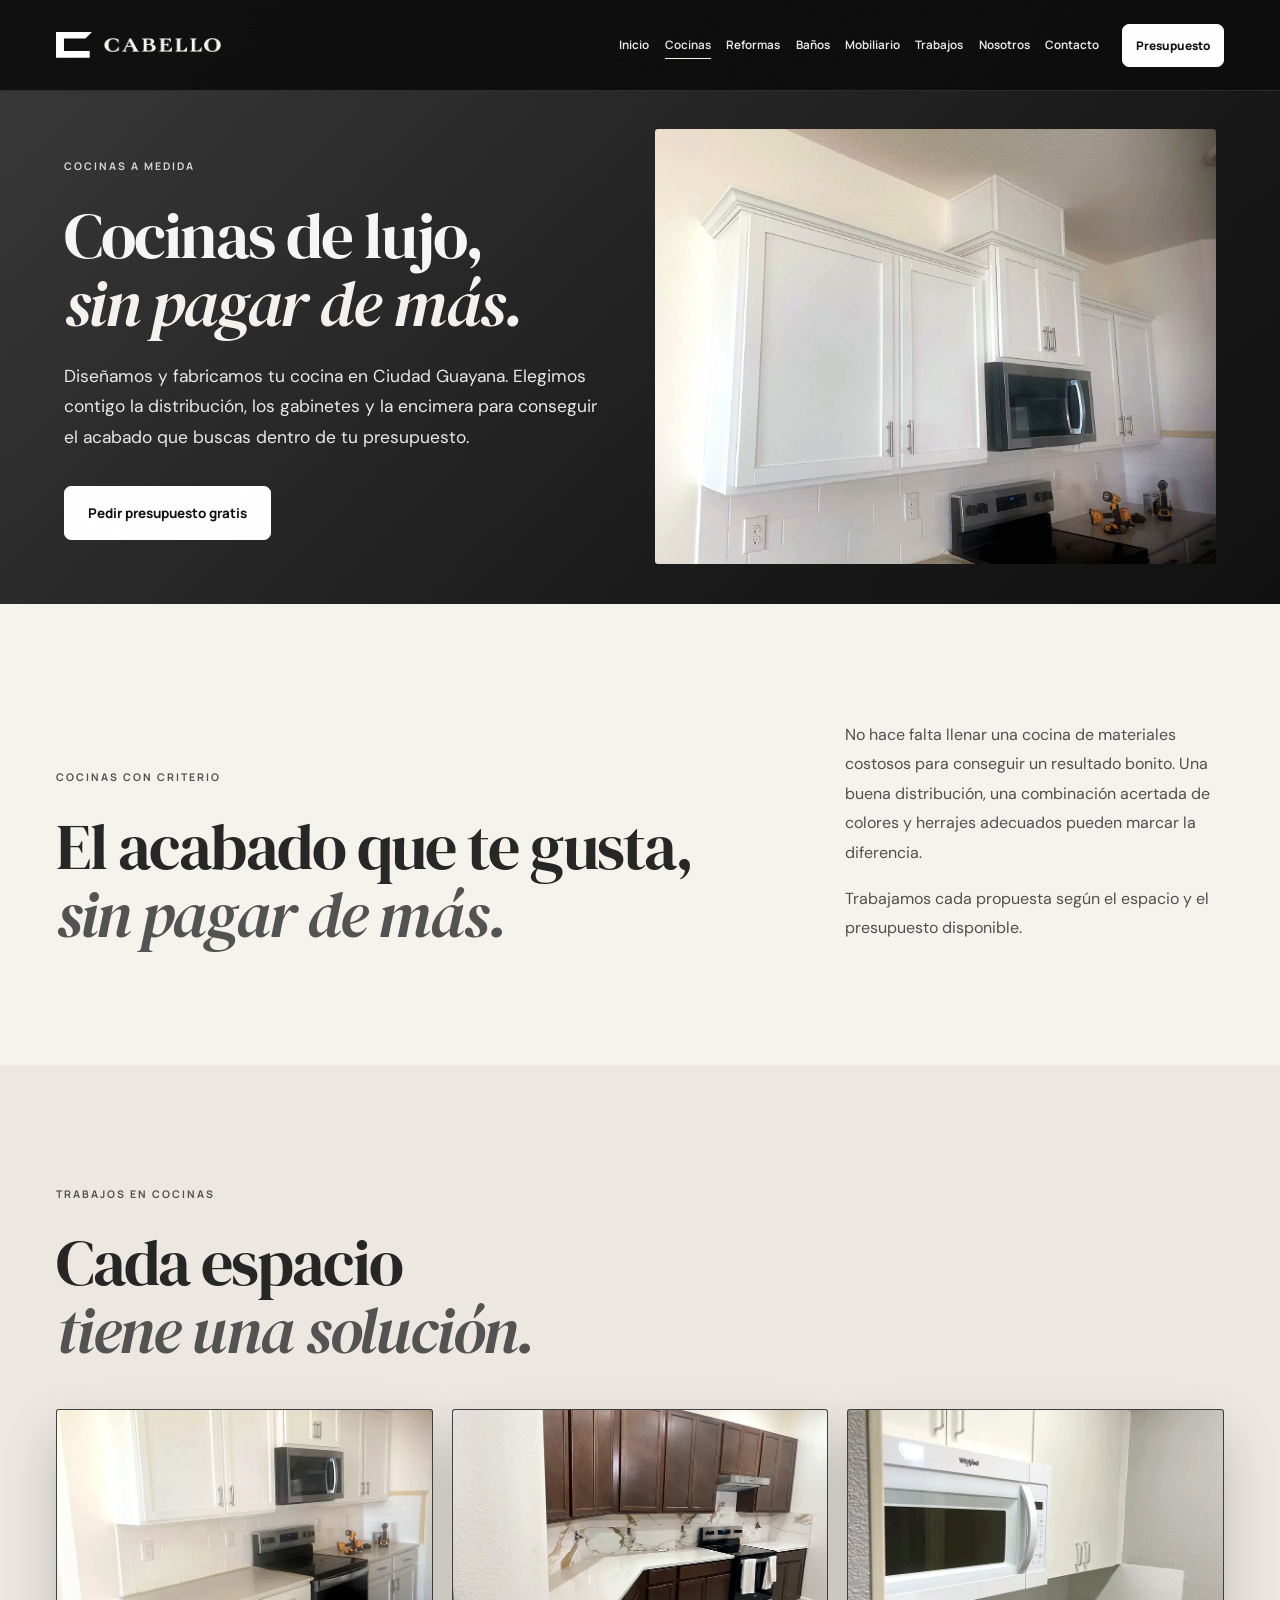
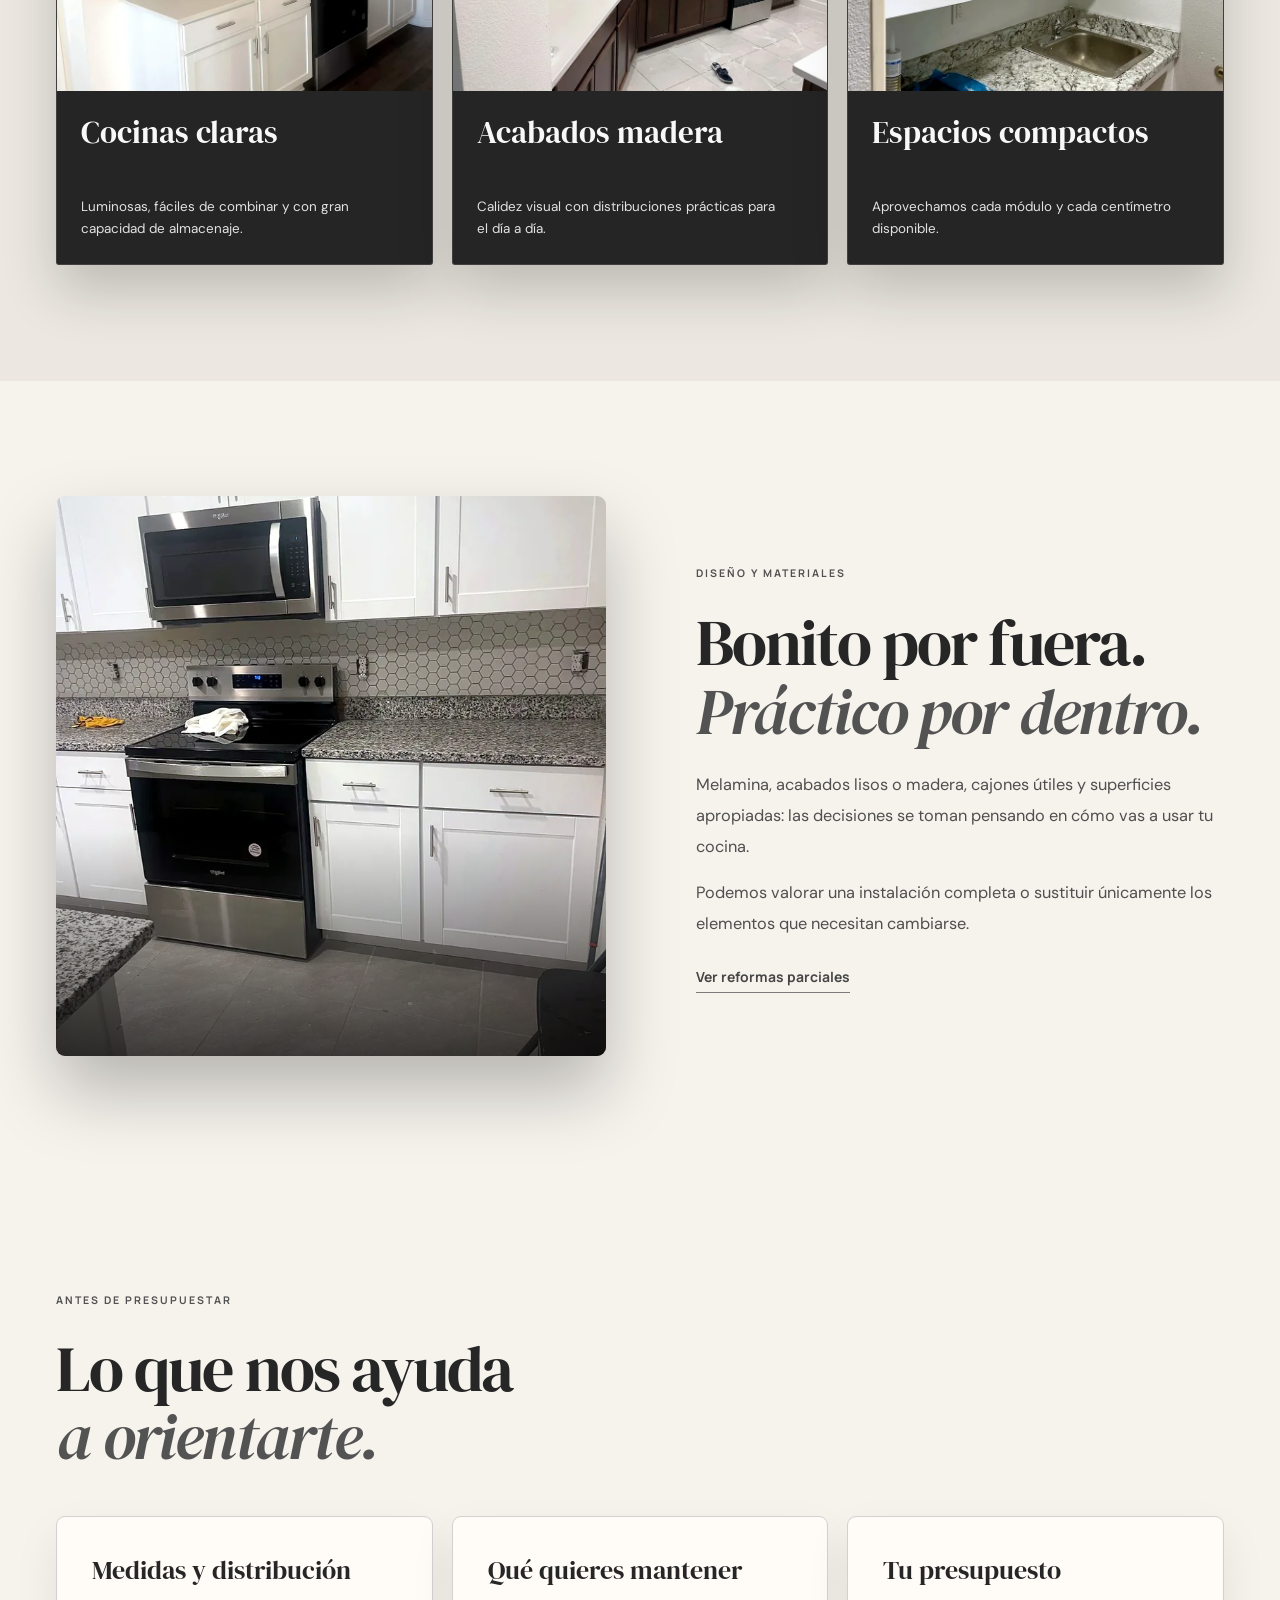
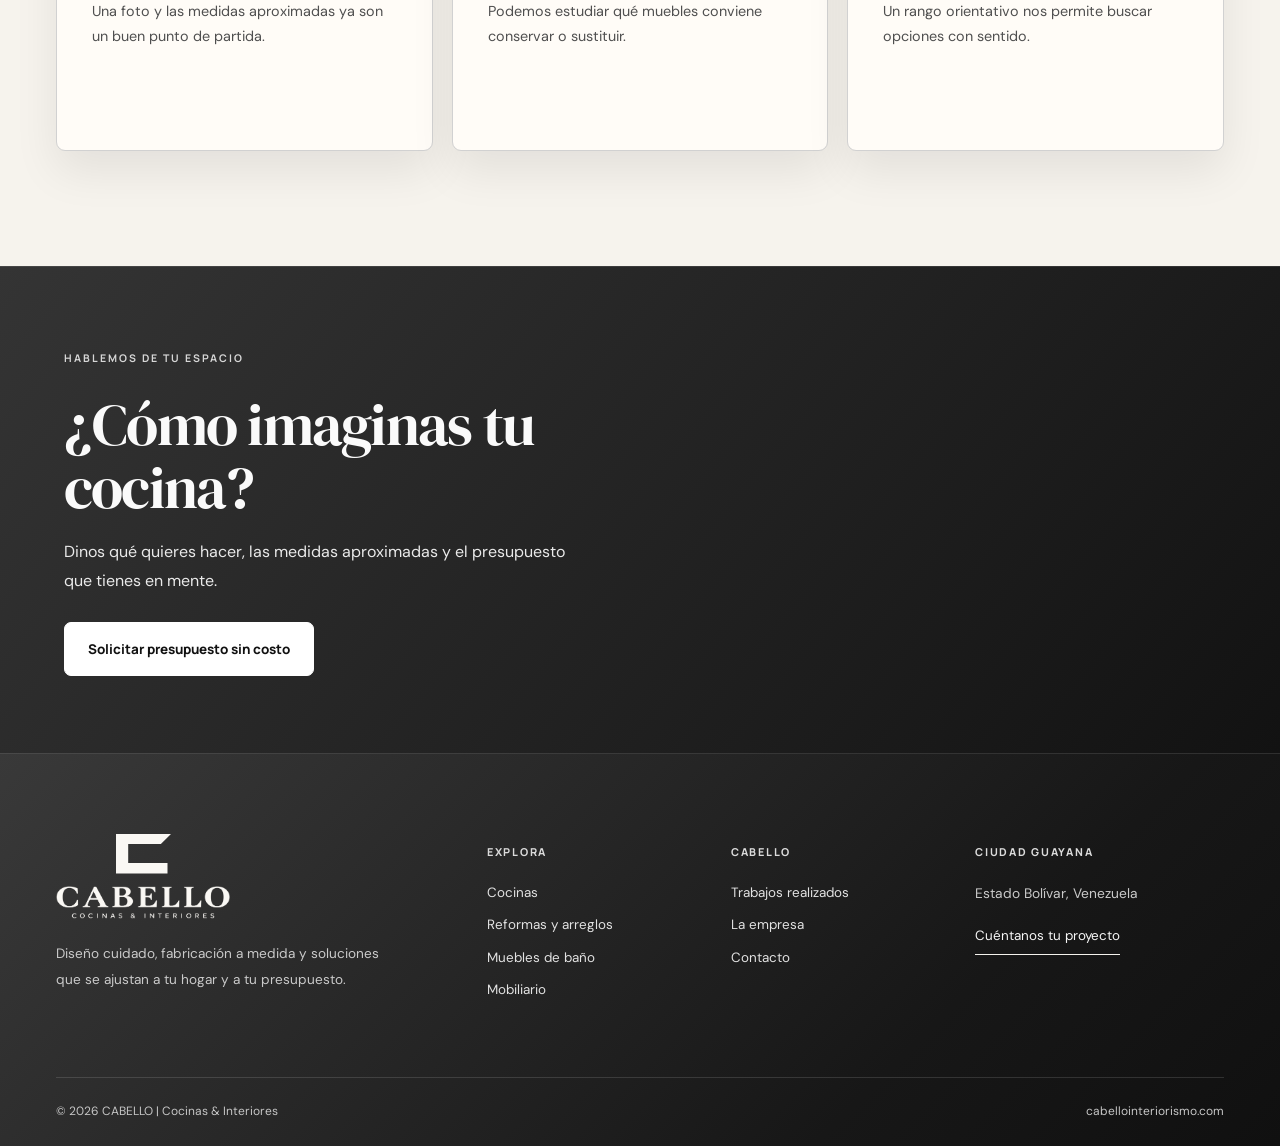
<file: cocinas.html>
<!doctype html>
<html lang="es">
<head>
<meta charset="utf-8">
<meta name="viewport" content="width=device-width, initial-scale=1">
<meta name="theme-color" content="#151a19">
<meta name="description" content="Diseñamos y fabricamos tu cocina en Ciudad Guayana. Elegimos contigo la distribución, los gabinetes y la encimera para conseguir el acabado que buscas dentro de tu presupuesto.">
<meta property="og:type" content="website">
<meta property="og:locale" content="es_VE">
<meta property="og:title" content="Cocinas a medida en Ciudad Guayana | CABELLO">
<meta property="og:description" content="Diseñamos y fabricamos tu cocina en Ciudad Guayana. Elegimos contigo la distribución, los gabinetes y la encimera para conseguir el acabado que buscas dentro de tu presupuesto.">
<meta property="og:url" content="https://cabellointeriorismo.com/cocinas.html">
<link rel="canonical" href="https://cabellointeriorismo.com/cocinas.html">
<title>Cocinas a medida en Ciudad Guayana | CABELLO</title>
<link rel="icon" type="image/svg+xml" href="assets/c-simbolo.svg">
<link rel="preconnect" href="https://fonts.googleapis.com">
<link rel="preconnect" href="https://fonts.gstatic.com" crossorigin>
<link href="https://fonts.googleapis.com/css2?family=DM+Sans:wght@400;500;600;700&amp;family=Manrope:wght@400;500;600;700;800&amp;family=DM+Serif+Display:ital@0;1&amp;display=swap" rel="stylesheet">
<link rel="stylesheet" href="assets/cabello-v16.css">

</head><body class="interior">
<a class="skip-link" href="#main-content">Saltar al contenido</a>
<header class="site-header" id="site-header">
  <div class="header-desktop"><div class="container header-layout"><a href="./" class="brand" aria-label="CABELLO Cocinas e Interiores, inicio"><svg class="marca-c" viewBox="0 0 424 304" aria-hidden="true" focusable="false"><path fill="currentColor" d="M0 0H424L346 78H94V224H397V304H0Z"/></svg><img class="marca-nombre" src="assets/apellido.png" alt="" width="985" height="126"></a><nav class="nav-desktop" aria-label="Navegación principal"><a href="./" class="">Inicio</a><a href="cocinas.html" class="is-current" aria-current="page">Cocinas</a><a href="reformas.html" class="">Reformas</a><a href="banos.html" class="">Baños</a><a href="mobiliario.html" class="">Mobiliario</a><a href="proyectos.html" class="">Trabajos</a><a href="nosotros.html" class="">Nosotros</a><a href="contacto.html" class="">Contacto</a></nav><a class="head-cta" href="contacto.html">Presupuesto </a></div></div>
  <div class="header-tablet"><div class="container header-layout"><a href="./" class="brand" aria-label="CABELLO Cocinas e Interiores, inicio"><svg class="marca-c" viewBox="0 0 424 304" aria-hidden="true" focusable="false"><path fill="currentColor" d="M0 0H424L346 78H94V224H397V304H0Z"/></svg><img class="marca-nombre" src="assets/apellido.png" alt="" width="985" height="126"></a><button class="menu-toggle" type="button" data-menu-target="tablet-menu" aria-label="Abrir menú de navegación" aria-controls="tablet-menu" aria-expanded="false"><span></span><span></span><span></span></button></div><nav id="tablet-menu" class="dropdown" aria-label="Navegación en tablet" hidden><a href="./" class="">Inicio</a><a href="cocinas.html" class="is-current" aria-current="page">Cocinas</a><a href="reformas.html" class="">Reformas</a><a href="banos.html" class="">Baños</a><a href="mobiliario.html" class="">Mobiliario</a><a href="proyectos.html" class="">Trabajos</a><a href="nosotros.html" class="">Nosotros</a><a href="contacto.html" class="">Contacto</a><a class="dropdown-cta" href="contacto.html">Pedir presupuesto </a></nav></div>
  <div class="header-mobile"><div class="container header-layout"><a href="./" class="brand" aria-label="CABELLO Cocinas e Interiores, inicio"><svg class="marca-c" viewBox="0 0 424 304" aria-hidden="true" focusable="false"><path fill="currentColor" d="M0 0H424L346 78H94V224H397V304H0Z"/></svg><img class="marca-nombre" src="assets/apellido.png" alt="" width="985" height="126"></a><button class="menu-toggle" type="button" data-menu-target="mobile-menu" aria-label="Abrir menú de navegación" aria-controls="mobile-menu" aria-expanded="false"><span></span><span></span><span></span></button></div><nav id="mobile-menu" class="dropdown" aria-label="Navegación en móvil" hidden><a href="./" class="">Inicio</a><a href="cocinas.html" class="is-current" aria-current="page">Cocinas</a><a href="reformas.html" class="">Reformas</a><a href="banos.html" class="">Baños</a><a href="mobiliario.html" class="">Mobiliario</a><a href="proyectos.html" class="">Trabajos</a><a href="nosotros.html" class="">Nosotros</a><a href="contacto.html" class="">Contacto</a><a class="dropdown-cta" href="contacto.html">Pedir presupuesto </a></nav></div>
 </header>
<main id="main-content">
<section class="hero hero--subpage">
<div class="hero-photography"><img src="assets/trabajos/cocinas-blancas/cabello-cocina-blanca-angular-moderna-01.webp" alt="Cocina blanca con distribución en L" srcset="assets/trabajos/cocinas-blancas/cabello-cocina-blanca-angular-moderna-01-780.webp 780w, assets/trabajos/cocinas-blancas/cabello-cocina-blanca-angular-moderna-01.webp 1600w" sizes="100vw" loading="eager" decoding="async" fetchpriority="high"><div class="hero-shadow"></div></div>
<div class="container hero-layout"><div class="hero-main"><span class="overline">Cocinas a medida</span><h1>Cocinas de lujo, <i>sin pagar de más.</i></h1><p class="hero-description">Diseñamos y fabricamos tu cocina en Ciudad Guayana. Elegimos contigo la distribución, los gabinetes y la encimera para conseguir el acabado que buscas dentro de tu presupuesto.</p><div class="hero-buttons"><a href="contacto.html" class="button button--primary"><span>Pedir presupuesto gratis</span></a></div><div class="hero-footnote"><span class="footnote-line"></span> Diseño, fabricación y trabajos a medida</div></div></div>

</section>

<section class="section section--intro"><div class="container intro-layout"><div><span class="overline">COCINAS CON CRITERIO</span><h2 class="display-heading">El acabado que te gusta,<br><i>sin pagar de más.</i></h2></div><div class="intro-aside"><span class="intro-rule"></span><p>No hace falta llenar una cocina de materiales costosos para conseguir un resultado bonito. Una buena distribución, una combinación acertada de colores y herrajes adecuados pueden marcar la diferencia.</p><p>Trabajamos cada propuesta según el espacio y el presupuesto disponible.</p></div></div></section>
<section class="section section--services"><div class="container"><div class="section-head"><div><span class="overline">TRABAJOS EN COCINAS</span><h2 class="display-heading">Cada espacio<br><i>tiene una solución.</i></h2></div></div><div class="project-grid"><a class="project-tile" href="proyectos.html"><div class="project-media"><img src="assets/trabajos/cocinas-blancas/cabello-cocina-blanca-completa-moderna-02.webp" alt="Cocina blanca completa moderna" srcset="assets/trabajos/cocinas-blancas/cabello-cocina-blanca-completa-moderna-02-780.webp 780w, assets/trabajos/cocinas-blancas/cabello-cocina-blanca-completa-moderna-02.webp 1200w" sizes="(max-width: 767px) 92vw, (max-width: 1199px) 70vw, 54vw" loading="lazy" decoding="async"><div class="photo-vignette"></div></div><div class="project-overlay"><h3>Cocinas claras</h3><p>Luminosas, fáciles de combinar y con gran capacidad de almacenaje.</p></div></a><a class="project-tile" href="proyectos.html"><div class="project-media"><img src="assets/trabajos/cocinas-madera/cabello-cocina-madera-oscura-revestimiento-claro-01.webp" alt="Cocina en acabado de madera oscura con revestimiento claro" srcset="assets/trabajos/cocinas-madera/cabello-cocina-madera-oscura-revestimiento-claro-01-780.webp 780w, assets/trabajos/cocinas-madera/cabello-cocina-madera-oscura-revestimiento-claro-01.webp 1600w" sizes="(max-width: 767px) 92vw, (max-width: 1199px) 70vw, 54vw" loading="lazy" decoding="async"><div class="photo-vignette"></div></div><div class="project-overlay"><h3>Acabados madera</h3><p>Calidez visual con distribuciones prácticas para el día a día.</p></div></a><a class="project-tile" href="proyectos.html"><div class="project-media"><img src="assets/trabajos/cocinas-blancas/cabello-kitchenette-blanca-encimera-clara-01.webp" alt="Kitchenette blanca encimera clara" srcset="assets/trabajos/cocinas-blancas/cabello-kitchenette-blanca-encimera-clara-01-780.webp 780w, assets/trabajos/cocinas-blancas/cabello-kitchenette-blanca-encimera-clara-01.webp 1200w" sizes="(max-width: 767px) 92vw, (max-width: 1199px) 70vw, 54vw" loading="lazy" decoding="async"><div class="photo-vignette"></div></div><div class="project-overlay"><h3>Espacios compactos</h3><p>Aprovechamos cada módulo y cada centímetro disponible.</p></div></a></div></div></section>
<section class="section feature-section"><div class="container editorial-split "><figure class="feature-image"><img src="assets/trabajos/cocinas-blancas/cabello-cocina-blanca-moderna-encimera-clara-01.webp" alt="Cocina blanca moderna encimera clara" srcset="assets/trabajos/cocinas-blancas/cabello-cocina-blanca-moderna-encimera-clara-01-780.webp 780w, assets/trabajos/cocinas-blancas/cabello-cocina-blanca-moderna-encimera-clara-01.webp 1200w" sizes="(max-width: 767px) 92vw, (max-width: 1199px) 70vw, 54vw" loading="lazy" decoding="async"></figure><div class="feature-content"><span class="overline">DISEÑO Y MATERIALES</span><h2 class="display-heading">Bonito por fuera.<br><i>Práctico por dentro.</i></h2><p>Melamina, acabados lisos o madera, cajones útiles y superficies apropiadas: las decisiones se toman pensando en cómo vas a usar tu cocina.</p><p>Podemos valorar una instalación completa o sustituir únicamente los elementos que necesitan cambiarse.</p><a class="inline-link" href="reformas.html">Ver reformas parciales </a></div></div></section>
<section class="section section--narrow"><div class="container"><div class="section-head"><div><span class="overline">ANTES DE PRESUPUESTAR</span><h2 class="display-heading">Lo que nos ayuda<br><i>a orientarte.</i></h2></div></div><div class="info-columns"><article><h3>Medidas y distribución</h3><p>Una foto y las medidas aproximadas ya son un buen punto de partida.</p></article><article><h3>Qué quieres mantener</h3><p>Podemos estudiar qué muebles conviene conservar o sustituir.</p></article><article><h3>Tu presupuesto</h3><p>Un rango orientativo nos permite buscar opciones con sentido.</p></article></div></div></section><section class="bottom-cta"><div class="bottom-photo"><img src="assets/trabajos/cocinas-blancas/cabello-cocina-blanca-angular-moderna-01.webp" alt="Cocina blanca con distribución en L" srcset="assets/trabajos/cocinas-blancas/cabello-cocina-blanca-angular-moderna-01-780.webp 780w, assets/trabajos/cocinas-blancas/cabello-cocina-blanca-angular-moderna-01.webp 1600w" sizes="(max-width: 767px) 92vw, (max-width: 1199px) 70vw, 54vw" loading="lazy" decoding="async"><div class="bottom-photo-overlay"></div></div><div class="container bottom-cta-inner"><span class="overline">HABLEMOS DE TU ESPACIO</span><h2 class="display-heading">¿Cómo imaginas tu cocina?</h2><p>Dinos qué quieres hacer, las medidas aproximadas y el presupuesto que tienes en mente.</p><a href="contacto.html" class="button button--primary"><span>Solicitar presupuesto sin costo</span></a></div></section>
</main>
<footer class="footer"><div class="container"><div class="footer-main"><div class="footer-about"><a href="./" class="footer-logo firma-cabello" aria-label="Cabello Cocinas e Interiores, inicio"><svg class="marca-c" viewBox="0 0 424 304" aria-hidden="true" focusable="false"><path fill="currentColor" d="M0 0H424L346 78H94V224H397V304H0Z"/></svg><img src="assets/firma.png" alt="" width="985" height="190"></a><p>Diseño cuidado, fabricación a medida y soluciones que se ajustan a tu hogar y a tu presupuesto.</p></div><div><h3>Explora</h3><a href="cocinas.html">Cocinas</a><a href="reformas.html">Reformas y arreglos</a><a href="banos.html">Muebles de baño</a><a href="mobiliario.html">Mobiliario</a></div><div><h3>CABELLO</h3><a href="proyectos.html">Trabajos realizados</a><a href="nosotros.html">La empresa</a><a href="contacto.html">Contacto</a></div><div class="footer-last"><h3>Ciudad Guayana</h3><p>Estado Bolívar, Venezuela</p><a href="contacto.html" class="footer-contact">Cuéntanos tu proyecto</a></div></div><div class="footer-legal"><span>© 2026 CABELLO | Cocinas &amp; Interiores</span><span>cabellointeriorismo.com</span></div></div></footer>


<script src="assets/site.js" defer></script>
<script>
if (location.protocol === 'file:') {
  document.querySelectorAll('a[href="./"]').forEach(link => { link.href = 'index.html'; });
}
</script>
</body></html>
</file>
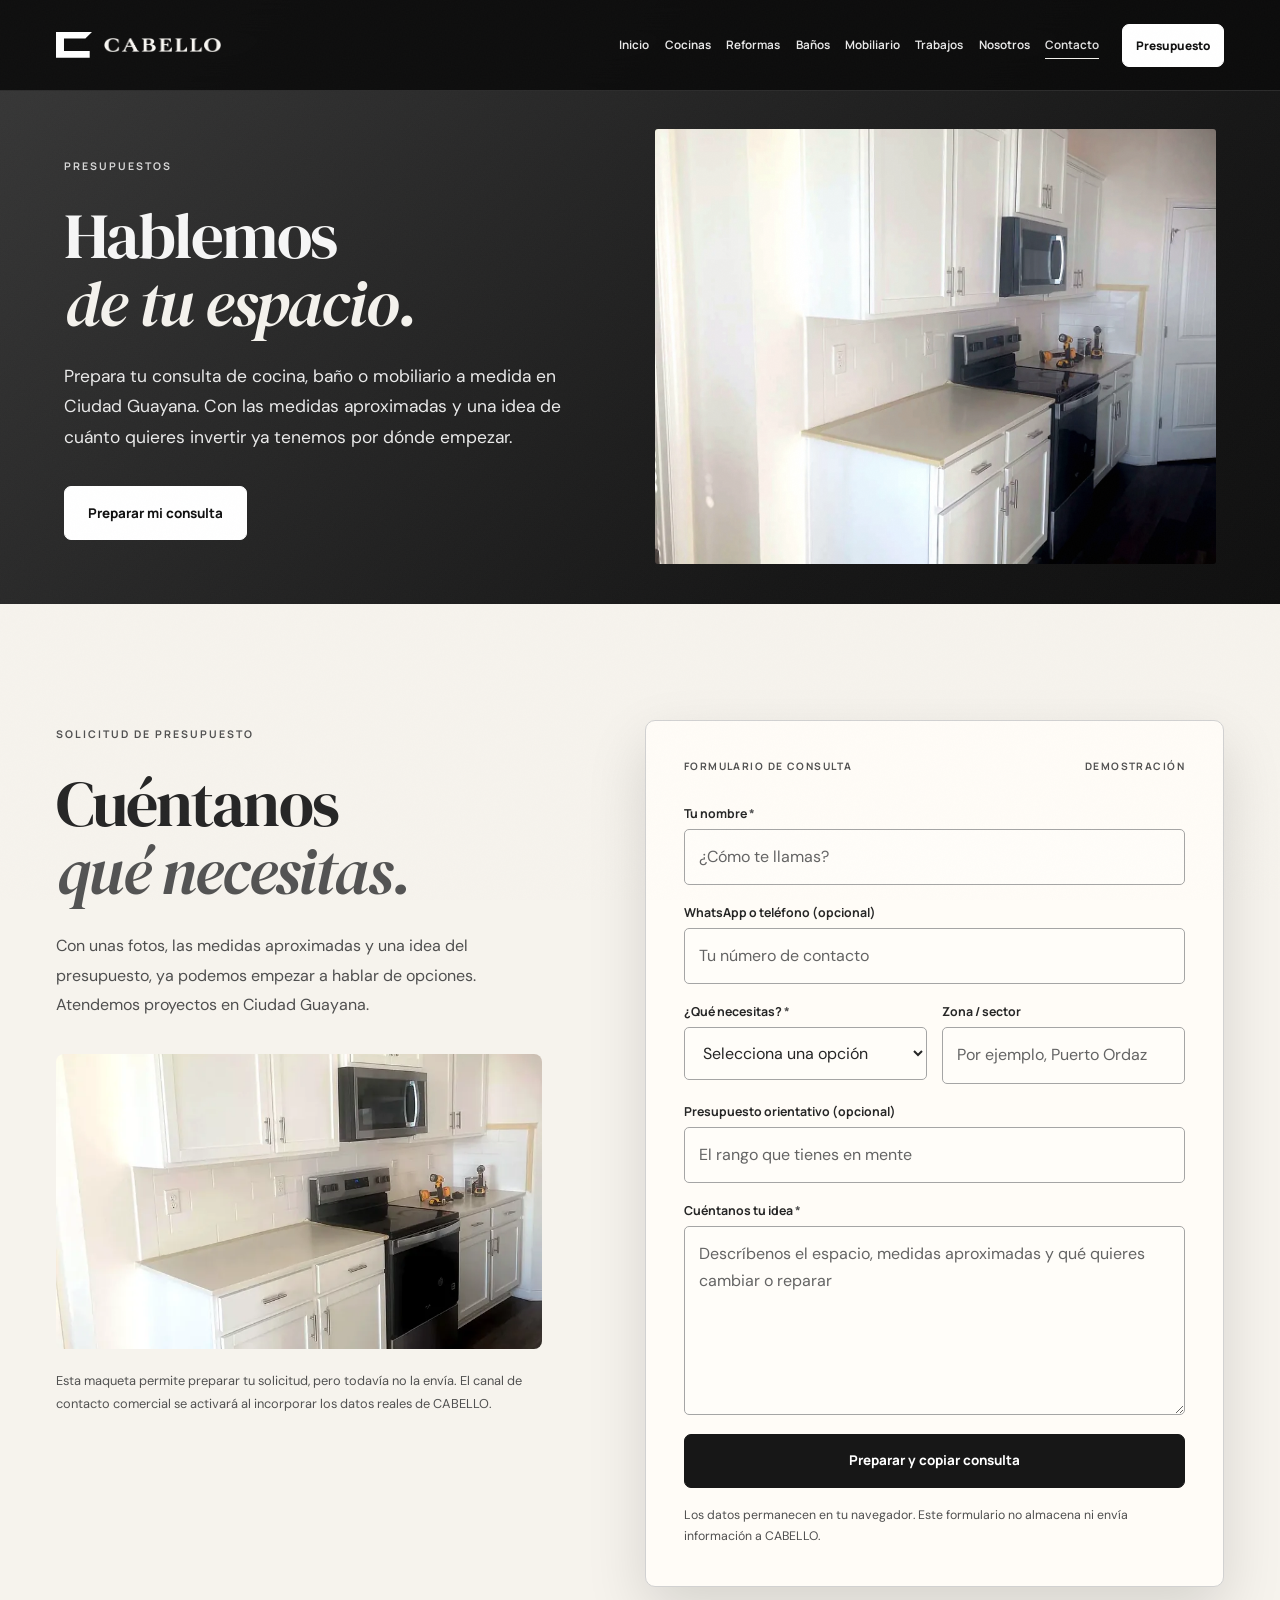
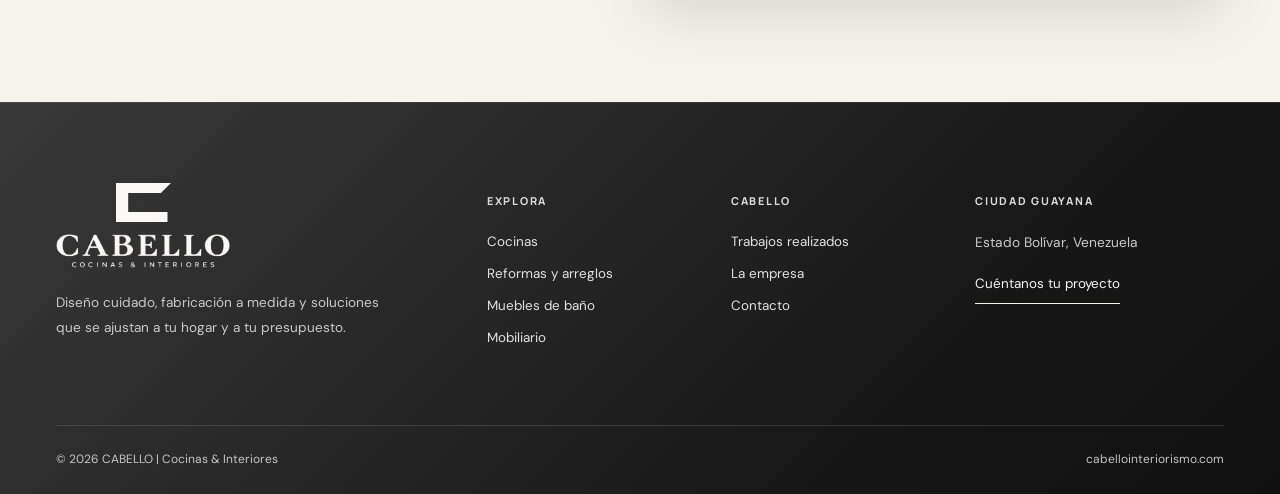
<file: contacto.html>
<!doctype html>
<html lang="es">
<head>
<meta charset="utf-8">
<meta name="viewport" content="width=device-width, initial-scale=1">
<meta name="theme-color" content="#151a19">
<meta name="description" content="Prepara tu consulta de cocina, baño o mobiliario a medida en Ciudad Guayana. Con las medidas aproximadas y una idea de cuánto quieres invertir ya tenemos por dónde empezar.">
<meta property="og:type" content="website">
<meta property="og:locale" content="es_VE">
<meta property="og:title" content="Presupuestos en Ciudad Guayana | CABELLO">
<meta property="og:description" content="Prepara tu consulta de cocina, baño o mobiliario a medida en Ciudad Guayana. Con las medidas aproximadas y una idea de cuánto quieres invertir ya tenemos por dónde empezar.">
<meta property="og:url" content="https://cabellointeriorismo.com/contacto.html">
<link rel="canonical" href="https://cabellointeriorismo.com/contacto.html">
<title>Presupuestos en Ciudad Guayana | CABELLO</title>
<link rel="icon" type="image/svg+xml" href="assets/c-simbolo.svg">
<link rel="preconnect" href="https://fonts.googleapis.com">
<link rel="preconnect" href="https://fonts.gstatic.com" crossorigin>
<link href="https://fonts.googleapis.com/css2?family=DM+Sans:wght@400;500;600;700&amp;family=Manrope:wght@400;500;600;700;800&amp;family=DM+Serif+Display:ital@0;1&amp;display=swap" rel="stylesheet">
<link rel="stylesheet" href="assets/cabello-v16.css">

</head><body class="interior">
<a class="skip-link" href="#main-content">Saltar al contenido</a>
<header class="site-header" id="site-header">
  <div class="header-desktop"><div class="container header-layout"><a href="./" class="brand" aria-label="CABELLO Cocinas e Interiores, inicio"><svg class="marca-c" viewBox="0 0 424 304" aria-hidden="true" focusable="false"><path fill="currentColor" d="M0 0H424L346 78H94V224H397V304H0Z"/></svg><img class="marca-nombre" src="assets/apellido.png" alt="" width="985" height="126"></a><nav class="nav-desktop" aria-label="Navegación principal"><a href="./" class="">Inicio</a><a href="cocinas.html" class="">Cocinas</a><a href="reformas.html" class="">Reformas</a><a href="banos.html" class="">Baños</a><a href="mobiliario.html" class="">Mobiliario</a><a href="proyectos.html" class="">Trabajos</a><a href="nosotros.html" class="">Nosotros</a><a href="contacto.html" class="is-current" aria-current="page">Contacto</a></nav><a class="head-cta" href="contacto.html">Presupuesto </a></div></div>
  <div class="header-tablet"><div class="container header-layout"><a href="./" class="brand" aria-label="CABELLO Cocinas e Interiores, inicio"><svg class="marca-c" viewBox="0 0 424 304" aria-hidden="true" focusable="false"><path fill="currentColor" d="M0 0H424L346 78H94V224H397V304H0Z"/></svg><img class="marca-nombre" src="assets/apellido.png" alt="" width="985" height="126"></a><button class="menu-toggle" type="button" data-menu-target="tablet-menu" aria-label="Abrir menú de navegación" aria-controls="tablet-menu" aria-expanded="false"><span></span><span></span><span></span></button></div><nav id="tablet-menu" class="dropdown" aria-label="Navegación en tablet" hidden><a href="./" class="">Inicio</a><a href="cocinas.html" class="">Cocinas</a><a href="reformas.html" class="">Reformas</a><a href="banos.html" class="">Baños</a><a href="mobiliario.html" class="">Mobiliario</a><a href="proyectos.html" class="">Trabajos</a><a href="nosotros.html" class="">Nosotros</a><a href="contacto.html" class="is-current" aria-current="page">Contacto</a><a class="dropdown-cta" href="contacto.html">Pedir presupuesto </a></nav></div>
  <div class="header-mobile"><div class="container header-layout"><a href="./" class="brand" aria-label="CABELLO Cocinas e Interiores, inicio"><svg class="marca-c" viewBox="0 0 424 304" aria-hidden="true" focusable="false"><path fill="currentColor" d="M0 0H424L346 78H94V224H397V304H0Z"/></svg><img class="marca-nombre" src="assets/apellido.png" alt="" width="985" height="126"></a><button class="menu-toggle" type="button" data-menu-target="mobile-menu" aria-label="Abrir menú de navegación" aria-controls="mobile-menu" aria-expanded="false"><span></span><span></span><span></span></button></div><nav id="mobile-menu" class="dropdown" aria-label="Navegación en móvil" hidden><a href="./" class="">Inicio</a><a href="cocinas.html" class="">Cocinas</a><a href="reformas.html" class="">Reformas</a><a href="banos.html" class="">Baños</a><a href="mobiliario.html" class="">Mobiliario</a><a href="proyectos.html" class="">Trabajos</a><a href="nosotros.html" class="">Nosotros</a><a href="contacto.html" class="is-current" aria-current="page">Contacto</a><a class="dropdown-cta" href="contacto.html">Pedir presupuesto </a></nav></div>
 </header>
<main id="main-content">
<section class="hero hero--subpage">
<div class="hero-photography"><img src="assets/trabajos/cocinas-blancas/cabello-cocina-blanca-lineal-con-encimera-clara-01.webp" alt="Cocina blanca de distribución lineal con encimera clara" srcset="assets/trabajos/cocinas-blancas/cabello-cocina-blanca-lineal-con-encimera-clara-01-780.webp 780w, assets/trabajos/cocinas-blancas/cabello-cocina-blanca-lineal-con-encimera-clara-01.webp 1200w" sizes="100vw" loading="eager" decoding="async" fetchpriority="high"><div class="hero-shadow"></div></div>
<div class="container hero-layout"><div class="hero-main"><span class="overline">Presupuestos</span><h1>Hablemos <i>de tu espacio.</i></h1><p class="hero-description">Prepara tu consulta de cocina, baño o mobiliario a medida en Ciudad Guayana. Con las medidas aproximadas y una idea de cuánto quieres invertir ya tenemos por dónde empezar.</p><div class="hero-buttons"><a href="#formulario" class="button button--primary"><span>Preparar mi consulta</span></a></div><div class="hero-footnote"><span class="footnote-line"></span> Diseño, fabricación y trabajos a medida</div></div></div>

</section>

<section class="section section--contact" id="formulario"><div class="container contact-layout"><div class="contact-side"><span class="overline">SOLICITUD DE PRESUPUESTO</span><h2 class="display-heading">Cuéntanos<br><i>qué necesitas.</i></h2><p>Con unas fotos, las medidas aproximadas y una idea del presupuesto, ya podemos empezar a hablar de opciones. Atendemos proyectos en Ciudad Guayana.</p><figure><img src="assets/trabajos/cocinas-blancas/cabello-cocina-blanca-completa-moderna-02.webp" alt="Cocina blanca completa moderna" srcset="assets/trabajos/cocinas-blancas/cabello-cocina-blanca-completa-moderna-02-780.webp 780w, assets/trabajos/cocinas-blancas/cabello-cocina-blanca-completa-moderna-02.webp 1200w" sizes="(max-width: 767px) 92vw, (max-width: 1199px) 70vw, 54vw" loading="lazy" decoding="async"></figure><p class="contact-note">Esta maqueta permite preparar tu solicitud, pero todavía no la envía. El canal de contacto comercial se activará al incorporar los datos reales de CABELLO.</p></div><div class="form-panel"><div class="form-topline"><span>FORMULARIO DE CONSULTA</span><span>DEMOSTRACIÓN</span></div><form id="quote-form"><div class="form-row"><label for="nombre">Tu nombre <span>*</span></label><input id="nombre" name="nombre" placeholder="¿Cómo te llamas?" autocomplete="name" required></div><div class="form-row"><label for="telefono">WhatsApp o teléfono (opcional)</label><input id="telefono" name="telefono" type="tel" placeholder="Tu número de contacto" autocomplete="tel"></div><div class="form-two"><div class="form-row"><label for="servicio">¿Qué necesitas? <span>*</span></label><select id="servicio" name="servicio" required><option value="">Selecciona una opción</option><option>Cocina nueva</option><option>Renovación de cocina</option><option>Arreglo o reparación</option><option>Mueble de baño</option><option>Mobiliario a medida</option><option>Otro trabajo</option></select></div><div class="form-row"><label for="zona">Zona / sector</label><input id="zona" name="zona" placeholder="Por ejemplo, Puerto Ordaz"></div></div><div class="form-row"><label for="presupuesto">Presupuesto orientativo (opcional)</label><input id="presupuesto" name="presupuesto" placeholder="El rango que tienes en mente"></div><div class="form-row"><label for="detalles">Cuéntanos tu idea <span>*</span></label><textarea id="detalles" name="detalles" rows="6" placeholder="Descríbenos el espacio, medidas aproximadas y qué quieres cambiar o reparar" required></textarea></div><button type="submit" class="button button--primary button--wide"><span>Preparar y copiar consulta</span></button><p id="form-feedback" class="form-feedback" role="status" aria-live="polite"></p><p class="form-disclaimer">Los datos permanecen en tu navegador. Este formulario no almacena ni envía información a CABELLO.</p></form></div></div></section>
</main>
<footer class="footer"><div class="container"><div class="footer-main"><div class="footer-about"><a href="./" class="footer-logo firma-cabello" aria-label="Cabello Cocinas e Interiores, inicio"><svg class="marca-c" viewBox="0 0 424 304" aria-hidden="true" focusable="false"><path fill="currentColor" d="M0 0H424L346 78H94V224H397V304H0Z"/></svg><img src="assets/firma.png" alt="" width="985" height="190"></a><p>Diseño cuidado, fabricación a medida y soluciones que se ajustan a tu hogar y a tu presupuesto.</p></div><div><h3>Explora</h3><a href="cocinas.html">Cocinas</a><a href="reformas.html">Reformas y arreglos</a><a href="banos.html">Muebles de baño</a><a href="mobiliario.html">Mobiliario</a></div><div><h3>CABELLO</h3><a href="proyectos.html">Trabajos realizados</a><a href="nosotros.html">La empresa</a><a href="contacto.html">Contacto</a></div><div class="footer-last"><h3>Ciudad Guayana</h3><p>Estado Bolívar, Venezuela</p><a href="contacto.html" class="footer-contact">Cuéntanos tu proyecto</a></div></div><div class="footer-legal"><span>© 2026 CABELLO | Cocinas &amp; Interiores</span><span>cabellointeriorismo.com</span></div></div></footer>


<script src="assets/site.js" defer></script>
<script>
if (location.protocol === 'file:') {
  document.querySelectorAll('a[href="./"]').forEach(link => { link.href = 'index.html'; });
}
</script>
</body></html>
</file>
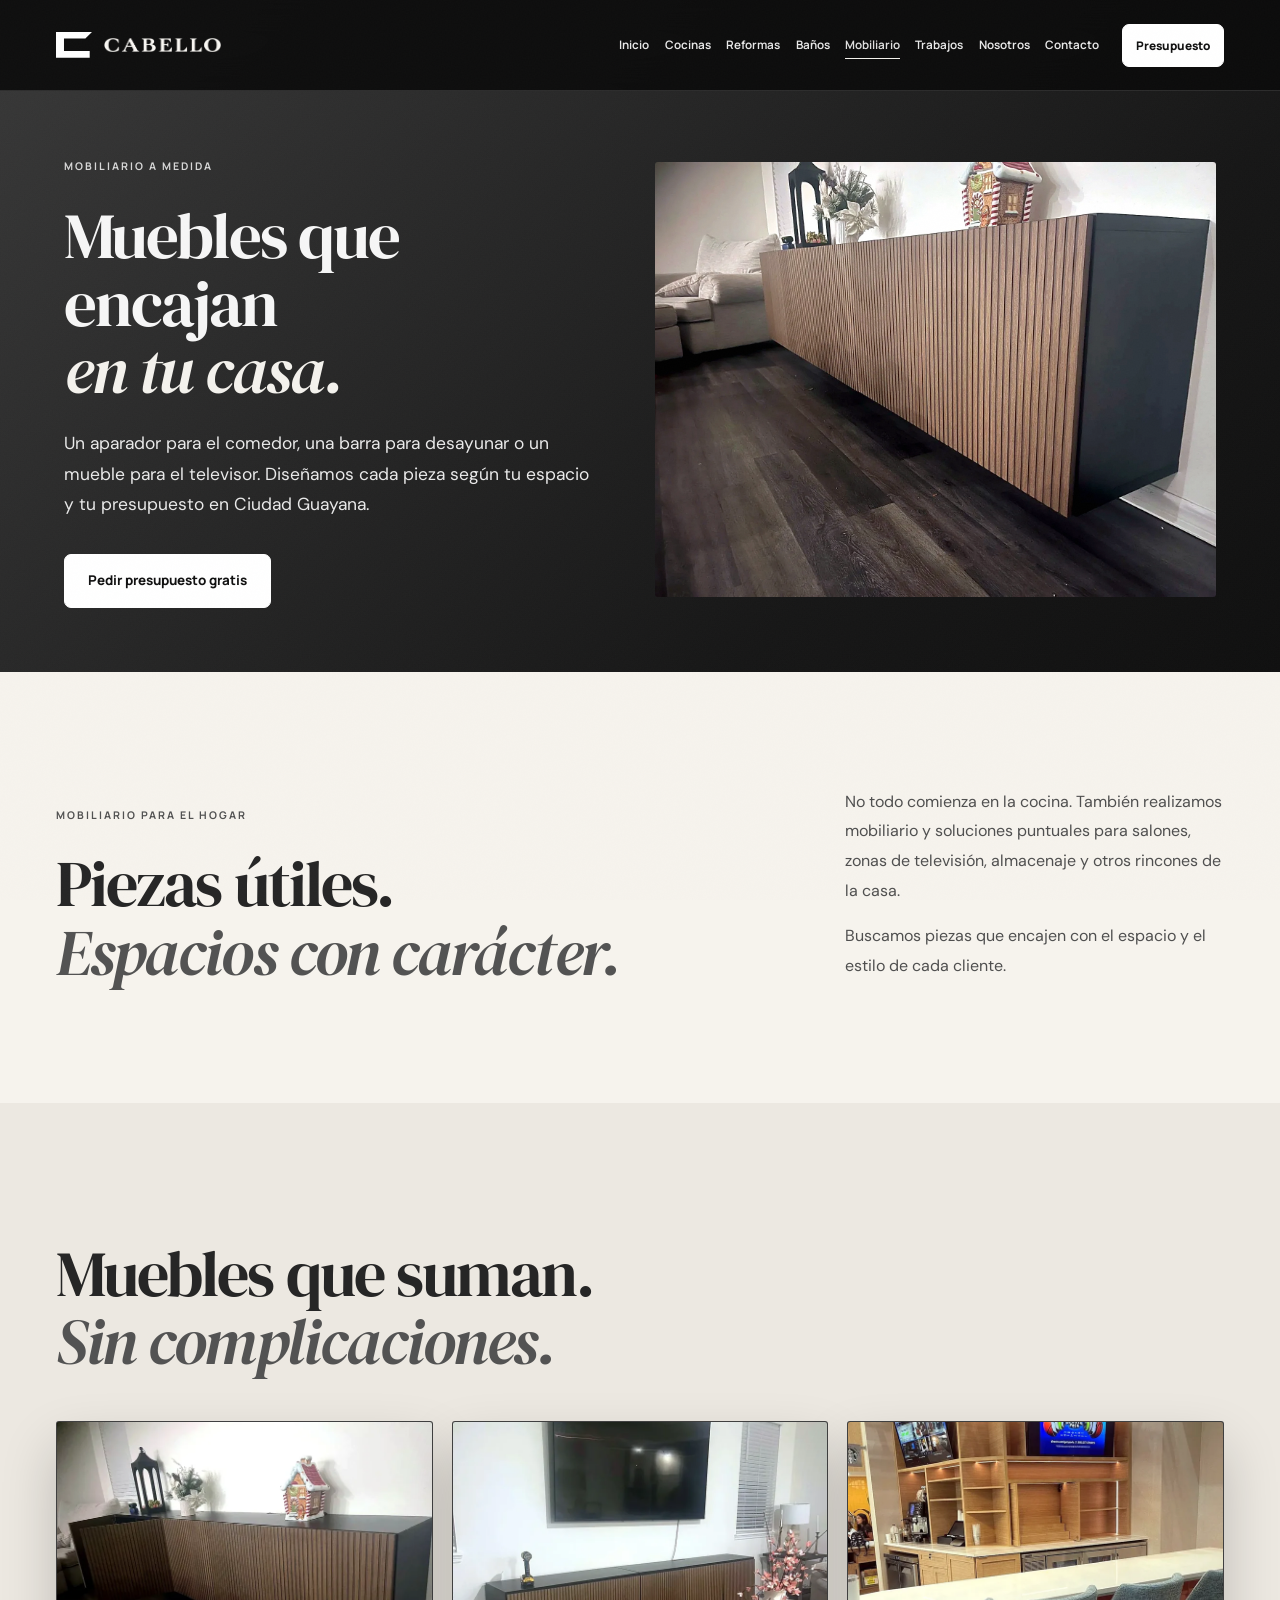
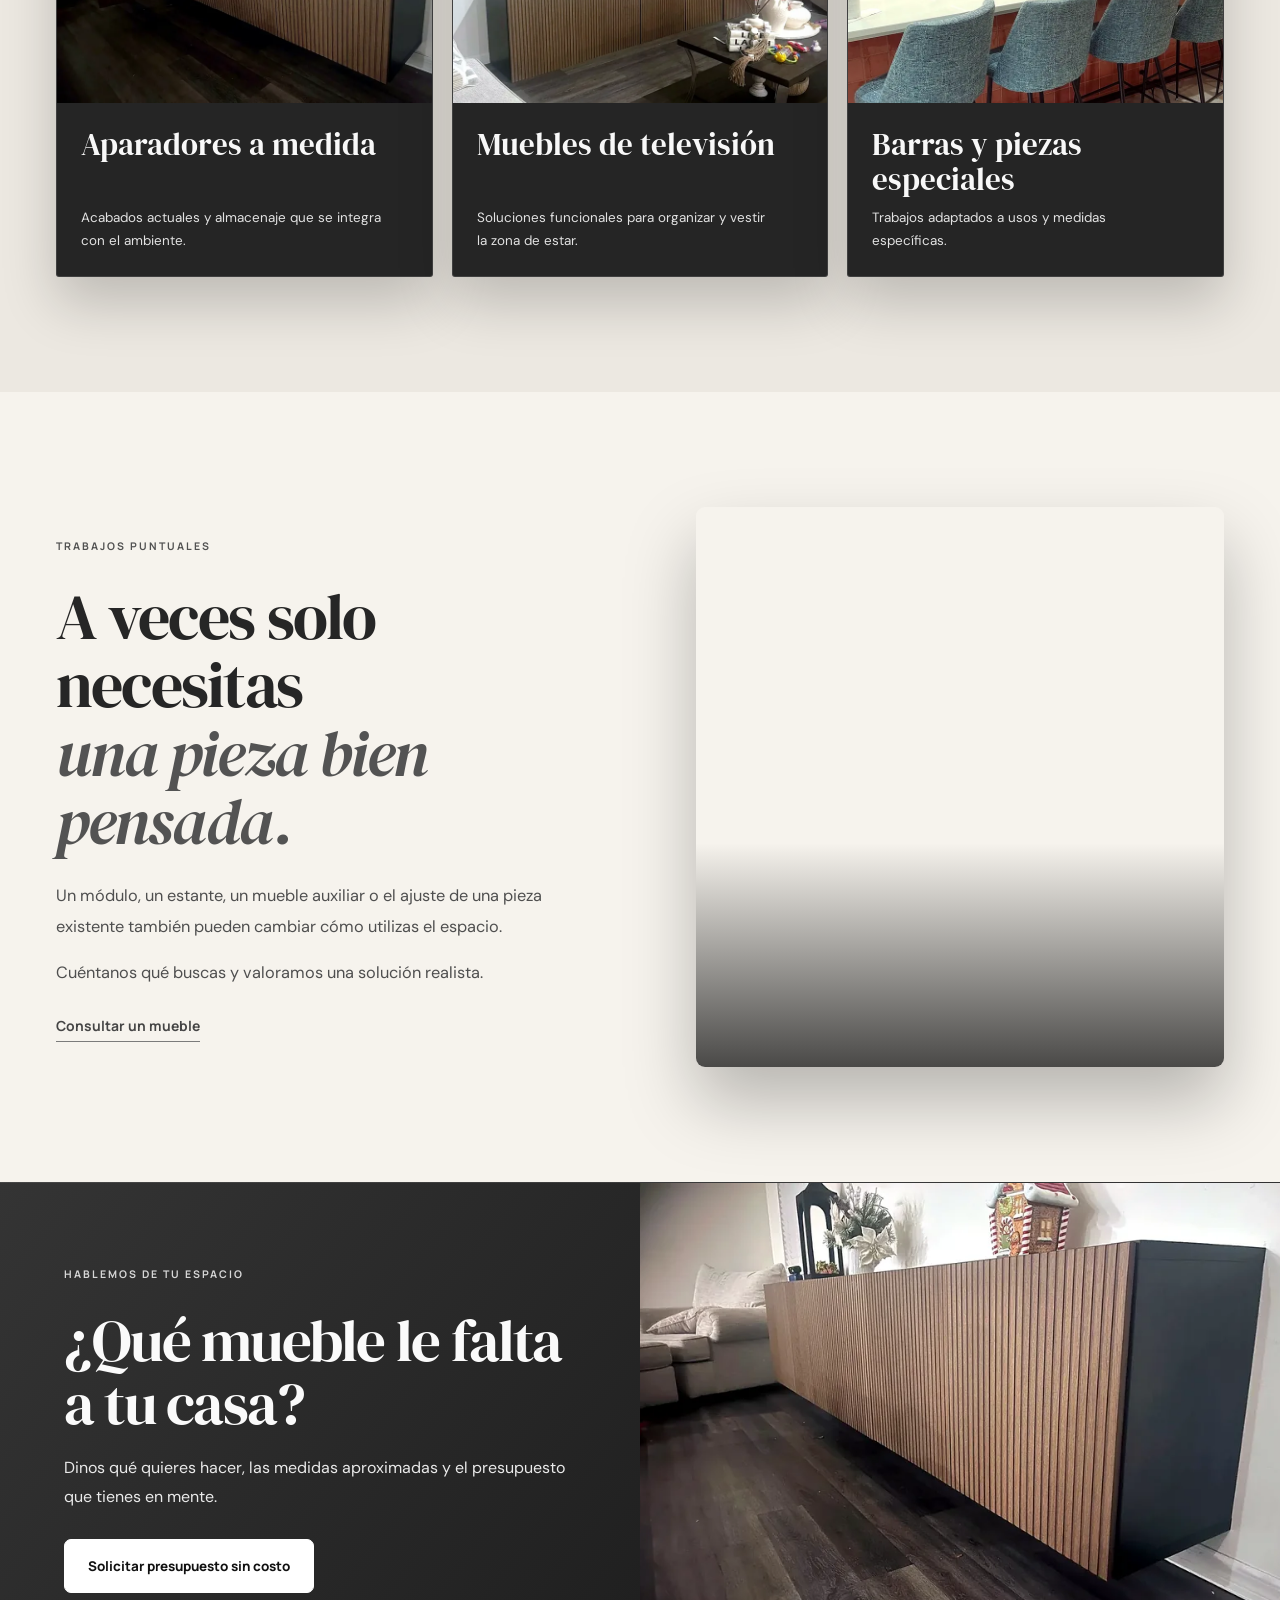
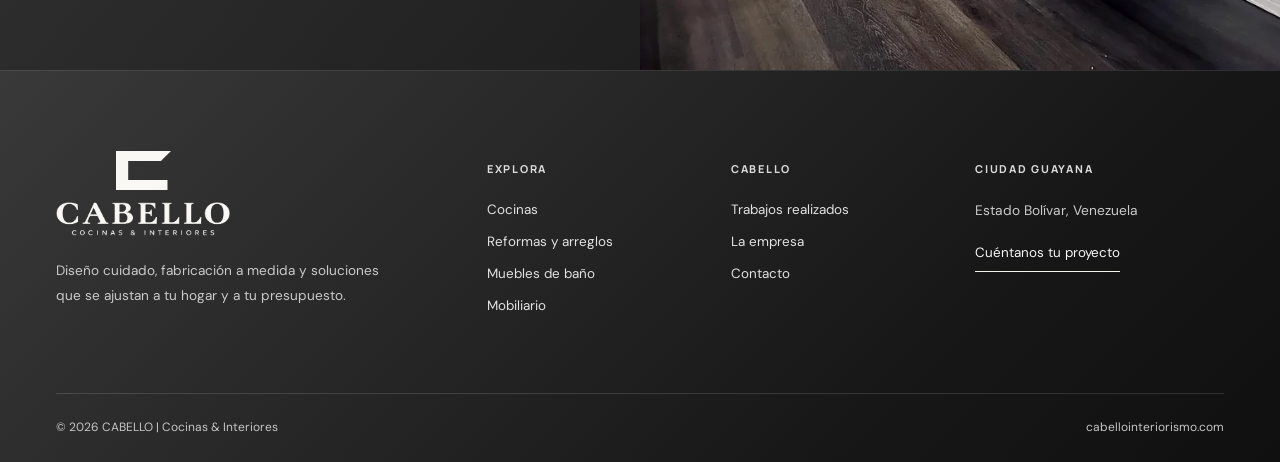
<file: mobiliario.html>
<!doctype html>
<html lang="es">
<head>
<meta charset="utf-8">
<meta name="viewport" content="width=device-width, initial-scale=1">
<meta name="theme-color" content="#151a19">
<meta name="description" content="Un aparador para el comedor, una barra para desayunar o un mueble para el televisor. Diseñamos cada pieza según tu espacio y tu presupuesto en Ciudad Guayana.">
<meta property="og:type" content="website">
<meta property="og:locale" content="es_VE">
<meta property="og:title" content="Mobiliario a medida en Ciudad Guayana | CABELLO">
<meta property="og:description" content="Un aparador para el comedor, una barra para desayunar o un mueble para el televisor. Diseñamos cada pieza según tu espacio y tu presupuesto en Ciudad Guayana.">
<meta property="og:url" content="https://cabellointeriorismo.com/mobiliario.html">
<link rel="canonical" href="https://cabellointeriorismo.com/mobiliario.html">
<title>Mobiliario a medida en Ciudad Guayana | CABELLO</title>
<link rel="icon" type="image/svg+xml" href="assets/c-simbolo.svg">
<link rel="preconnect" href="https://fonts.googleapis.com">
<link rel="preconnect" href="https://fonts.gstatic.com" crossorigin>
<link href="https://fonts.googleapis.com/css2?family=DM+Sans:wght@400;500;600;700&amp;family=Manrope:wght@400;500;600;700;800&amp;family=DM+Serif+Display:ital@0;1&amp;display=swap" rel="stylesheet">
<link rel="stylesheet" href="assets/cabello-v16.css">

</head><body class="interior">
<a class="skip-link" href="#main-content">Saltar al contenido</a>
<header class="site-header" id="site-header">
  <div class="header-desktop"><div class="container header-layout"><a href="./" class="brand" aria-label="CABELLO Cocinas e Interiores, inicio"><svg class="marca-c" viewBox="0 0 424 304" aria-hidden="true" focusable="false"><path fill="currentColor" d="M0 0H424L346 78H94V224H397V304H0Z"/></svg><img class="marca-nombre" src="assets/apellido.png" alt="" width="985" height="126"></a><nav class="nav-desktop" aria-label="Navegación principal"><a href="./" class="">Inicio</a><a href="cocinas.html" class="">Cocinas</a><a href="reformas.html" class="">Reformas</a><a href="banos.html" class="">Baños</a><a href="mobiliario.html" class="is-current" aria-current="page">Mobiliario</a><a href="proyectos.html" class="">Trabajos</a><a href="nosotros.html" class="">Nosotros</a><a href="contacto.html" class="">Contacto</a></nav><a class="head-cta" href="contacto.html">Presupuesto </a></div></div>
  <div class="header-tablet"><div class="container header-layout"><a href="./" class="brand" aria-label="CABELLO Cocinas e Interiores, inicio"><svg class="marca-c" viewBox="0 0 424 304" aria-hidden="true" focusable="false"><path fill="currentColor" d="M0 0H424L346 78H94V224H397V304H0Z"/></svg><img class="marca-nombre" src="assets/apellido.png" alt="" width="985" height="126"></a><button class="menu-toggle" type="button" data-menu-target="tablet-menu" aria-label="Abrir menú de navegación" aria-controls="tablet-menu" aria-expanded="false"><span></span><span></span><span></span></button></div><nav id="tablet-menu" class="dropdown" aria-label="Navegación en tablet" hidden><a href="./" class="">Inicio</a><a href="cocinas.html" class="">Cocinas</a><a href="reformas.html" class="">Reformas</a><a href="banos.html" class="">Baños</a><a href="mobiliario.html" class="is-current" aria-current="page">Mobiliario</a><a href="proyectos.html" class="">Trabajos</a><a href="nosotros.html" class="">Nosotros</a><a href="contacto.html" class="">Contacto</a><a class="dropdown-cta" href="contacto.html">Pedir presupuesto </a></nav></div>
  <div class="header-mobile"><div class="container header-layout"><a href="./" class="brand" aria-label="CABELLO Cocinas e Interiores, inicio"><svg class="marca-c" viewBox="0 0 424 304" aria-hidden="true" focusable="false"><path fill="currentColor" d="M0 0H424L346 78H94V224H397V304H0Z"/></svg><img class="marca-nombre" src="assets/apellido.png" alt="" width="985" height="126"></a><button class="menu-toggle" type="button" data-menu-target="mobile-menu" aria-label="Abrir menú de navegación" aria-controls="mobile-menu" aria-expanded="false"><span></span><span></span><span></span></button></div><nav id="mobile-menu" class="dropdown" aria-label="Navegación en móvil" hidden><a href="./" class="">Inicio</a><a href="cocinas.html" class="">Cocinas</a><a href="reformas.html" class="">Reformas</a><a href="banos.html" class="">Baños</a><a href="mobiliario.html" class="is-current" aria-current="page">Mobiliario</a><a href="proyectos.html" class="">Trabajos</a><a href="nosotros.html" class="">Nosotros</a><a href="contacto.html" class="">Contacto</a><a class="dropdown-cta" href="contacto.html">Pedir presupuesto </a></nav></div>
 </header>
<main id="main-content">
<section class="hero hero--subpage">
<div class="hero-photography"><img src="assets/trabajos/mobiliario-interiores/cabello-aparador-listonado-angular-01.webp" alt="Vista lateral del aparador con frente de listones" srcset="assets/trabajos/mobiliario-interiores/cabello-aparador-listonado-angular-01-780.webp 780w, assets/trabajos/mobiliario-interiores/cabello-aparador-listonado-angular-01.webp 1600w" sizes="100vw" loading="eager" decoding="async" fetchpriority="high"><div class="hero-shadow"></div></div>
<div class="container hero-layout"><div class="hero-main"><span class="overline">Mobiliario a medida</span><h1>Muebles que encajan <i>en tu casa.</i></h1><p class="hero-description">Un aparador para el comedor, una barra para desayunar o un mueble para el televisor. Diseñamos cada pieza según tu espacio y tu presupuesto en Ciudad Guayana.</p><div class="hero-buttons"><a href="contacto.html" class="button button--primary"><span>Pedir presupuesto gratis</span></a></div><div class="hero-footnote"><span class="footnote-line"></span> Diseño, fabricación y trabajos a medida</div></div></div>

</section>

<section class="section section--intro"><div class="container intro-layout"><div><span class="overline">MOBILIARIO PARA EL HOGAR</span><h2 class="display-heading">Piezas útiles.<br><i>Espacios con carácter.</i></h2></div><div class="intro-aside"><span class="intro-rule"></span><p>No todo comienza en la cocina. También realizamos mobiliario y soluciones puntuales para salones, zonas de televisión, almacenaje y otros rincones de la casa.</p><p>Buscamos piezas que encajen con el espacio y el estilo de cada cliente.</p></div></div></section>
<section class="section section--services"><div class="container"><div class="section-head"><div><h2 class="display-heading">Muebles que suman.<br><i>Sin complicaciones.</i></h2></div></div><div class="project-grid"><a class="project-tile" href="proyectos.html"><div class="project-media"><img src="assets/trabajos/mobiliario-interiores/cabello-aparador-listonado-moderno-01.webp" alt="Aparador con frente de listones" srcset="assets/trabajos/mobiliario-interiores/cabello-aparador-listonado-moderno-01-780.webp 780w, assets/trabajos/mobiliario-interiores/cabello-aparador-listonado-moderno-01.webp 1600w" sizes="(max-width: 767px) 92vw, (max-width: 1199px) 70vw, 54vw" loading="lazy" decoding="async"><div class="photo-vignette"></div></div><div class="project-overlay"><h3>Aparadores a medida</h3><p>Acabados actuales y almacenaje que se integra con el ambiente.</p></div></a><a class="project-tile" href="proyectos.html"><div class="project-media"><img src="assets/trabajos/mobiliario-interiores/cabello-mueble-tv-listonado-salon-01.webp" alt="Mueble tv listonado salón" srcset="assets/trabajos/mobiliario-interiores/cabello-mueble-tv-listonado-salon-01-780.webp 780w, assets/trabajos/mobiliario-interiores/cabello-mueble-tv-listonado-salon-01.webp 1284w" sizes="(max-width: 767px) 92vw, (max-width: 1199px) 70vw, 54vw" loading="lazy" decoding="async"><div class="photo-vignette"></div></div><div class="project-overlay"><h3>Muebles de televisión</h3><p>Soluciones funcionales para organizar y vestir la zona de estar.</p></div></a><a class="project-tile" href="proyectos.html"><div class="project-media"><img src="assets/trabajos/mobiliario-interiores/cabello-barra-madera-con-taburetes-02.webp" alt="Barra madera con taburetes" srcset="assets/trabajos/mobiliario-interiores/cabello-barra-madera-con-taburetes-02-780.webp 780w, assets/trabajos/mobiliario-interiores/cabello-barra-madera-con-taburetes-02.webp 1200w" sizes="(max-width: 767px) 92vw, (max-width: 1199px) 70vw, 54vw" loading="lazy" decoding="async"><div class="photo-vignette"></div></div><div class="project-overlay"><h3>Barras y piezas especiales</h3><p>Trabajos adaptados a usos y medidas específicas.</p></div></a></div></div></section>
<section class="section feature-section"><div class="container editorial-split editorial-split--reverse"><figure class="feature-image"><img src="assets/trabajos/mobiliario-interiores/cabello-aparador-listonado-angular-01.webp" alt="Vista lateral del aparador con frente de listones" srcset="assets/trabajos/mobiliario-interiores/cabello-aparador-listonado-angular-01-780.webp 780w, assets/trabajos/mobiliario-interiores/cabello-aparador-listonado-angular-01.webp 1600w" sizes="(max-width: 767px) 92vw, (max-width: 1199px) 70vw, 54vw" loading="lazy" decoding="async"></figure><div class="feature-content"><span class="overline">TRABAJOS PUNTUALES</span><h2 class="display-heading">A veces solo necesitas<br><i>una pieza bien pensada.</i></h2><p>Un módulo, un estante, un mueble auxiliar o el ajuste de una pieza existente también pueden cambiar cómo utilizas el espacio.</p><p>Cuéntanos qué buscas y valoramos una solución realista.</p><a class="inline-link" href="contacto.html">Consultar un mueble </a></div></div></section><section class="bottom-cta"><div class="bottom-photo"><img src="assets/trabajos/mobiliario-interiores/cabello-aparador-listonado-angular-01.webp" alt="Vista lateral del aparador con frente de listones" srcset="assets/trabajos/mobiliario-interiores/cabello-aparador-listonado-angular-01-780.webp 780w, assets/trabajos/mobiliario-interiores/cabello-aparador-listonado-angular-01.webp 1600w" sizes="(max-width: 767px) 92vw, (max-width: 1199px) 70vw, 54vw" loading="lazy" decoding="async"><div class="bottom-photo-overlay"></div></div><div class="container bottom-cta-inner"><span class="overline">HABLEMOS DE TU ESPACIO</span><h2 class="display-heading">¿Qué mueble le falta a tu casa?</h2><p>Dinos qué quieres hacer, las medidas aproximadas y el presupuesto que tienes en mente.</p><a href="contacto.html" class="button button--primary"><span>Solicitar presupuesto sin costo</span></a></div></section>
</main>
<footer class="footer"><div class="container"><div class="footer-main"><div class="footer-about"><a href="./" class="footer-logo firma-cabello" aria-label="Cabello Cocinas e Interiores, inicio"><svg class="marca-c" viewBox="0 0 424 304" aria-hidden="true" focusable="false"><path fill="currentColor" d="M0 0H424L346 78H94V224H397V304H0Z"/></svg><img src="assets/firma.png" alt="" width="985" height="190"></a><p>Diseño cuidado, fabricación a medida y soluciones que se ajustan a tu hogar y a tu presupuesto.</p></div><div><h3>Explora</h3><a href="cocinas.html">Cocinas</a><a href="reformas.html">Reformas y arreglos</a><a href="banos.html">Muebles de baño</a><a href="mobiliario.html">Mobiliario</a></div><div><h3>CABELLO</h3><a href="proyectos.html">Trabajos realizados</a><a href="nosotros.html">La empresa</a><a href="contacto.html">Contacto</a></div><div class="footer-last"><h3>Ciudad Guayana</h3><p>Estado Bolívar, Venezuela</p><a href="contacto.html" class="footer-contact">Cuéntanos tu proyecto</a></div></div><div class="footer-legal"><span>© 2026 CABELLO | Cocinas &amp; Interiores</span><span>cabellointeriorismo.com</span></div></div></footer>


<script src="assets/site.js" defer></script>
<script>
if (location.protocol === 'file:') {
  document.querySelectorAll('a[href="./"]').forEach(link => { link.href = 'index.html'; });
}
</script>
</body></html>
</file>
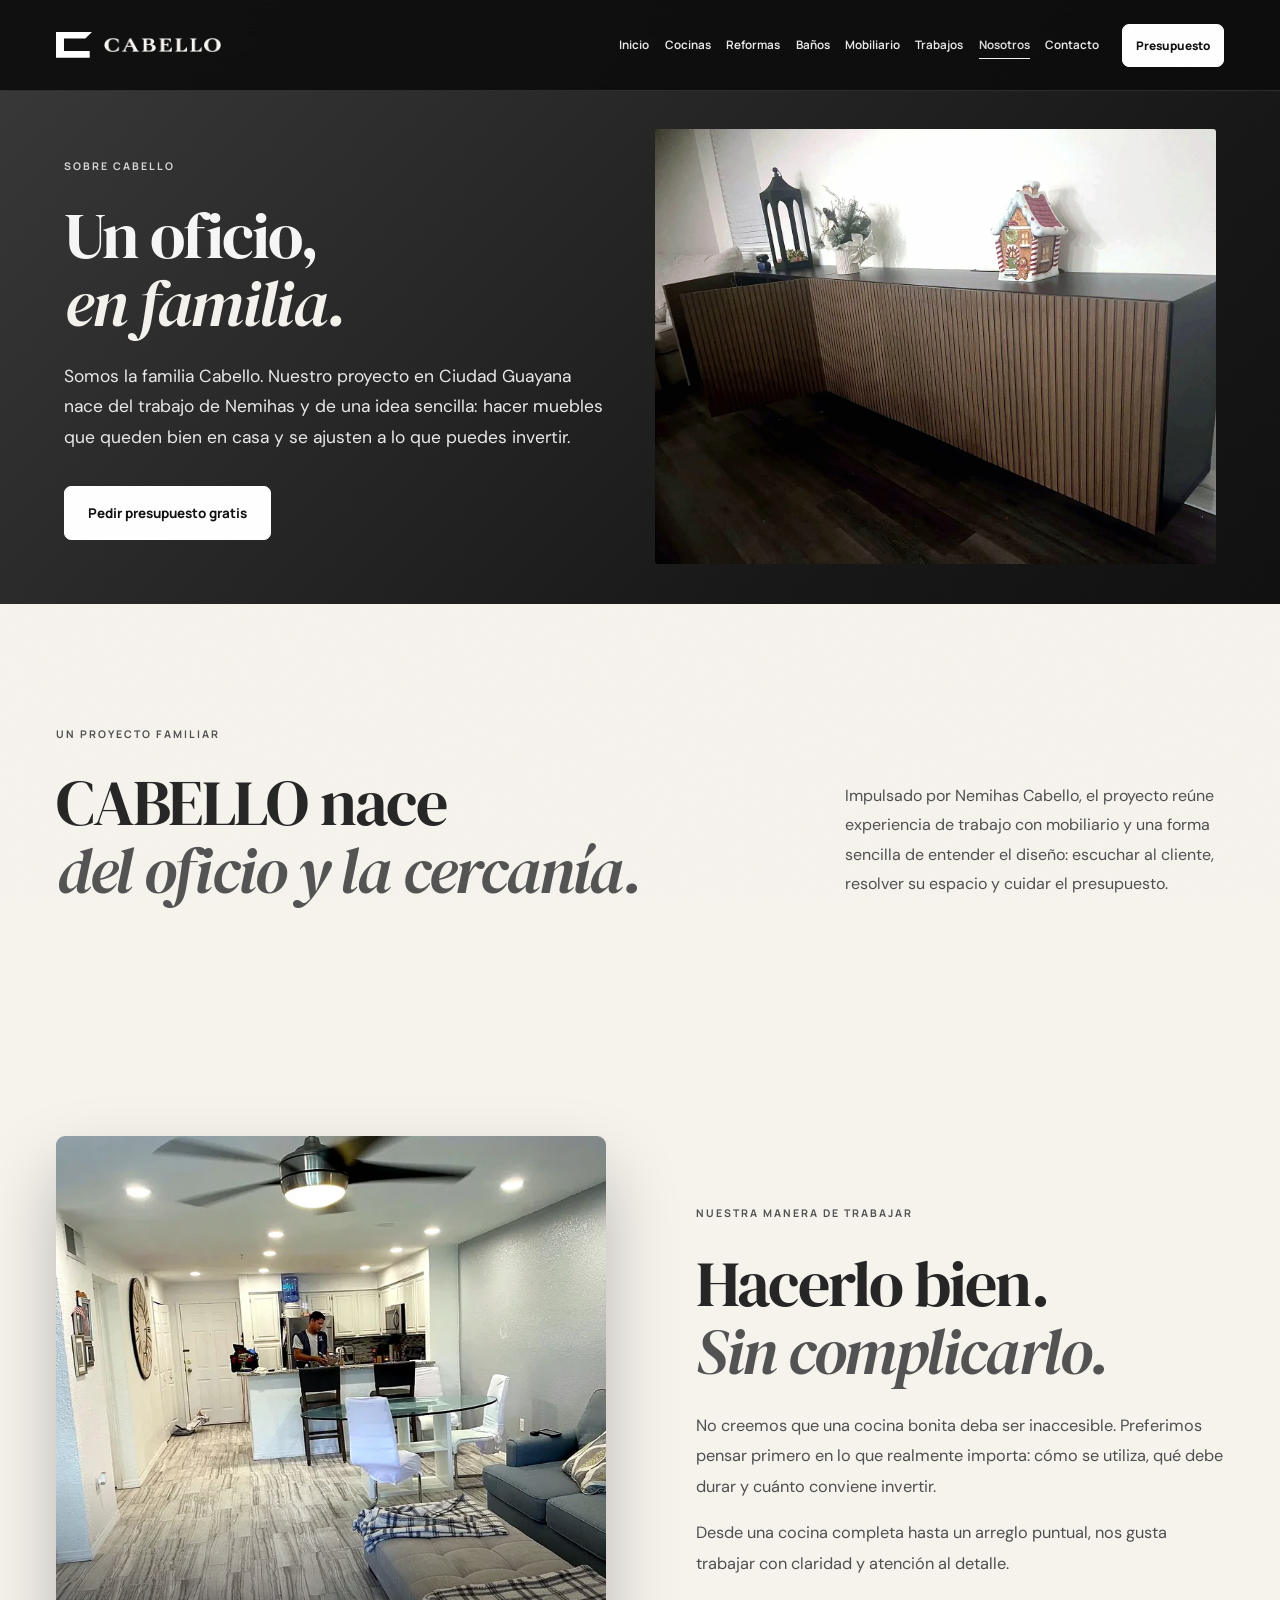
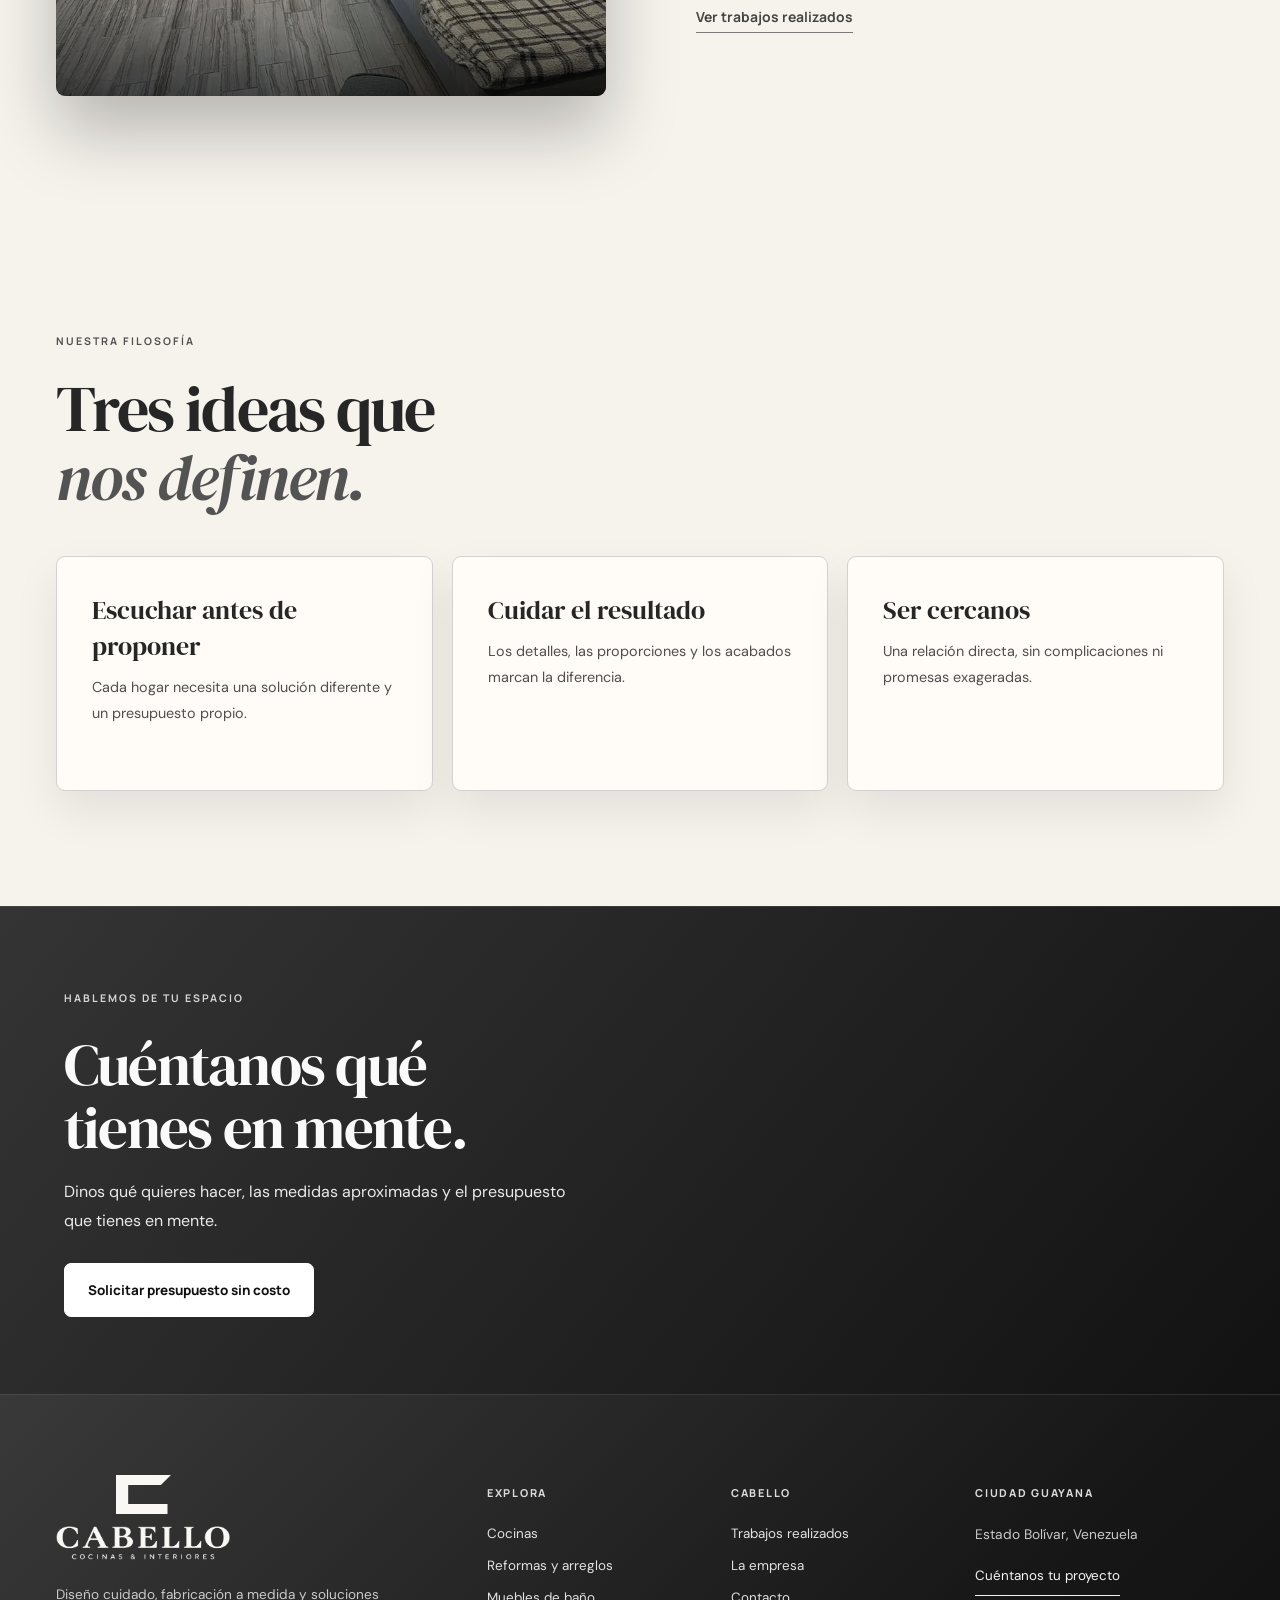
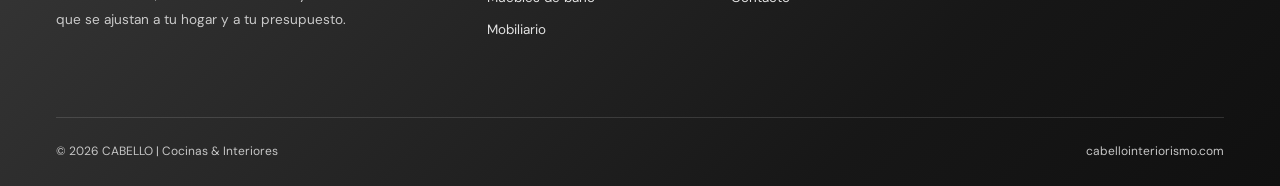
<file: nosotros.html>
<!doctype html>
<html lang="es">
<head>
<meta charset="utf-8">
<meta name="viewport" content="width=device-width, initial-scale=1">
<meta name="theme-color" content="#151a19">
<meta name="description" content="Somos la familia Cabello. Nuestro proyecto en Ciudad Guayana nace del trabajo de Nemihas y de una idea sencilla: hacer muebles que queden bien en casa y se ajusten a lo que puedes invertir.">
<meta property="og:type" content="website">
<meta property="og:locale" content="es_VE">
<meta property="og:title" content="Sobre CABELLO | Nemihas Cabello y familia">
<meta property="og:description" content="Somos la familia Cabello. Nuestro proyecto en Ciudad Guayana nace del trabajo de Nemihas y de una idea sencilla: hacer muebles que queden bien en casa y se ajusten a lo que puedes invertir.">
<meta property="og:url" content="https://cabellointeriorismo.com/nosotros.html">
<link rel="canonical" href="https://cabellointeriorismo.com/nosotros.html">
<title>Sobre CABELLO | Nemihas Cabello y familia</title>
<link rel="icon" type="image/svg+xml" href="assets/c-simbolo.svg">
<link rel="preconnect" href="https://fonts.googleapis.com">
<link rel="preconnect" href="https://fonts.gstatic.com" crossorigin>
<link href="https://fonts.googleapis.com/css2?family=DM+Sans:wght@400;500;600;700&amp;family=Manrope:wght@400;500;600;700;800&amp;family=DM+Serif+Display:ital@0;1&amp;display=swap" rel="stylesheet">
<link rel="stylesheet" href="assets/cabello-v16.css">

</head><body class="interior">
<a class="skip-link" href="#main-content">Saltar al contenido</a>
<header class="site-header" id="site-header">
  <div class="header-desktop"><div class="container header-layout"><a href="./" class="brand" aria-label="CABELLO Cocinas e Interiores, inicio"><svg class="marca-c" viewBox="0 0 424 304" aria-hidden="true" focusable="false"><path fill="currentColor" d="M0 0H424L346 78H94V224H397V304H0Z"/></svg><img class="marca-nombre" src="assets/apellido.png" alt="" width="985" height="126"></a><nav class="nav-desktop" aria-label="Navegación principal"><a href="./" class="">Inicio</a><a href="cocinas.html" class="">Cocinas</a><a href="reformas.html" class="">Reformas</a><a href="banos.html" class="">Baños</a><a href="mobiliario.html" class="">Mobiliario</a><a href="proyectos.html" class="">Trabajos</a><a href="nosotros.html" class="is-current" aria-current="page">Nosotros</a><a href="contacto.html" class="">Contacto</a></nav><a class="head-cta" href="contacto.html">Presupuesto </a></div></div>
  <div class="header-tablet"><div class="container header-layout"><a href="./" class="brand" aria-label="CABELLO Cocinas e Interiores, inicio"><svg class="marca-c" viewBox="0 0 424 304" aria-hidden="true" focusable="false"><path fill="currentColor" d="M0 0H424L346 78H94V224H397V304H0Z"/></svg><img class="marca-nombre" src="assets/apellido.png" alt="" width="985" height="126"></a><button class="menu-toggle" type="button" data-menu-target="tablet-menu" aria-label="Abrir menú de navegación" aria-controls="tablet-menu" aria-expanded="false"><span></span><span></span><span></span></button></div><nav id="tablet-menu" class="dropdown" aria-label="Navegación en tablet" hidden><a href="./" class="">Inicio</a><a href="cocinas.html" class="">Cocinas</a><a href="reformas.html" class="">Reformas</a><a href="banos.html" class="">Baños</a><a href="mobiliario.html" class="">Mobiliario</a><a href="proyectos.html" class="">Trabajos</a><a href="nosotros.html" class="is-current" aria-current="page">Nosotros</a><a href="contacto.html" class="">Contacto</a><a class="dropdown-cta" href="contacto.html">Pedir presupuesto </a></nav></div>
  <div class="header-mobile"><div class="container header-layout"><a href="./" class="brand" aria-label="CABELLO Cocinas e Interiores, inicio"><svg class="marca-c" viewBox="0 0 424 304" aria-hidden="true" focusable="false"><path fill="currentColor" d="M0 0H424L346 78H94V224H397V304H0Z"/></svg><img class="marca-nombre" src="assets/apellido.png" alt="" width="985" height="126"></a><button class="menu-toggle" type="button" data-menu-target="mobile-menu" aria-label="Abrir menú de navegación" aria-controls="mobile-menu" aria-expanded="false"><span></span><span></span><span></span></button></div><nav id="mobile-menu" class="dropdown" aria-label="Navegación en móvil" hidden><a href="./" class="">Inicio</a><a href="cocinas.html" class="">Cocinas</a><a href="reformas.html" class="">Reformas</a><a href="banos.html" class="">Baños</a><a href="mobiliario.html" class="">Mobiliario</a><a href="proyectos.html" class="">Trabajos</a><a href="nosotros.html" class="is-current" aria-current="page">Nosotros</a><a href="contacto.html" class="">Contacto</a><a class="dropdown-cta" href="contacto.html">Pedir presupuesto </a></nav></div>
 </header>
<main id="main-content">
<section class="hero hero--subpage">
<div class="hero-photography"><img src="assets/trabajos/mobiliario-interiores/cabello-aparador-listonado-moderno-01.webp" alt="Aparador con frente de listones" srcset="assets/trabajos/mobiliario-interiores/cabello-aparador-listonado-moderno-01-780.webp 780w, assets/trabajos/mobiliario-interiores/cabello-aparador-listonado-moderno-01.webp 1600w" sizes="100vw" loading="eager" decoding="async" fetchpriority="high"><div class="hero-shadow"></div></div>
<div class="container hero-layout"><div class="hero-main"><span class="overline">Sobre CABELLO</span><h1>Un oficio, <i>en familia.</i></h1><p class="hero-description">Somos la familia Cabello. Nuestro proyecto en Ciudad Guayana nace del trabajo de Nemihas y de una idea sencilla: hacer muebles que queden bien en casa y se ajusten a lo que puedes invertir.</p><div class="hero-buttons"><a href="contacto.html" class="button button--primary"><span>Pedir presupuesto gratis</span></a></div><div class="hero-footnote"><span class="footnote-line"></span> Diseño, fabricación y trabajos a medida</div></div></div>

</section>

<section class="section section--intro"><div class="container intro-layout"><div><span class="overline">UN PROYECTO FAMILIAR</span><h2 class="display-heading">CABELLO nace<br><i>del oficio y la cercanía.</i></h2></div><div class="intro-aside"><span class="intro-rule"></span><p>Impulsado por Nemihas Cabello, el proyecto reúne experiencia de trabajo con mobiliario y una forma sencilla de entender el diseño: escuchar al cliente, resolver su espacio y cuidar el presupuesto.</p></div></div></section>
<section class="section feature-section"><div class="container editorial-split "><figure class="feature-image"><img src="assets/trabajos/mobiliario-interiores/cabello-espacio-abierto-salon-cocina-01.webp" alt="Vista del salón abierto a la cocina" srcset="assets/trabajos/mobiliario-interiores/cabello-espacio-abierto-salon-cocina-01-780.webp 780w, assets/trabajos/mobiliario-interiores/cabello-espacio-abierto-salon-cocina-01.webp 1200w" sizes="(max-width: 767px) 92vw, (max-width: 1199px) 70vw, 54vw" loading="lazy" decoding="async"></figure><div class="feature-content"><span class="overline">NUESTRA MANERA DE TRABAJAR</span><h2 class="display-heading">Hacerlo bien.<br><i>Sin complicarlo.</i></h2><p>No creemos que una cocina bonita deba ser inaccesible. Preferimos pensar primero en lo que realmente importa: cómo se utiliza, qué debe durar y cuánto conviene invertir.</p><p>Desde una cocina completa hasta un arreglo puntual, nos gusta trabajar con claridad y atención al detalle.</p><a class="inline-link" href="proyectos.html">Ver trabajos realizados </a></div></div></section>
<section class="section section--narrow"><div class="container"><div class="section-head"><div><span class="overline">NUESTRA FILOSOFÍA</span><h2 class="display-heading">Tres ideas que<br><i>nos definen.</i></h2></div></div><div class="info-columns"><article><h3>Escuchar antes de proponer</h3><p>Cada hogar necesita una solución diferente y un presupuesto propio.</p></article><article><h3>Cuidar el resultado</h3><p>Los detalles, las proporciones y los acabados marcan la diferencia.</p></article><article><h3>Ser cercanos</h3><p>Una relación directa, sin complicaciones ni promesas exageradas.</p></article></div></div></section><section class="bottom-cta"><div class="bottom-photo"><img src="assets/trabajos/mobiliario-interiores/cabello-aparador-listonado-moderno-01.webp" alt="Aparador con frente de listones" srcset="assets/trabajos/mobiliario-interiores/cabello-aparador-listonado-moderno-01-780.webp 780w, assets/trabajos/mobiliario-interiores/cabello-aparador-listonado-moderno-01.webp 1600w" sizes="(max-width: 767px) 92vw, (max-width: 1199px) 70vw, 54vw" loading="lazy" decoding="async"><div class="bottom-photo-overlay"></div></div><div class="container bottom-cta-inner"><span class="overline">HABLEMOS DE TU ESPACIO</span><h2 class="display-heading">Cuéntanos qué tienes en mente.</h2><p>Dinos qué quieres hacer, las medidas aproximadas y el presupuesto que tienes en mente.</p><a href="contacto.html" class="button button--primary"><span>Solicitar presupuesto sin costo</span></a></div></section>
</main>
<footer class="footer"><div class="container"><div class="footer-main"><div class="footer-about"><a href="./" class="footer-logo firma-cabello" aria-label="Cabello Cocinas e Interiores, inicio"><svg class="marca-c" viewBox="0 0 424 304" aria-hidden="true" focusable="false"><path fill="currentColor" d="M0 0H424L346 78H94V224H397V304H0Z"/></svg><img src="assets/firma.png" alt="" width="985" height="190"></a><p>Diseño cuidado, fabricación a medida y soluciones que se ajustan a tu hogar y a tu presupuesto.</p></div><div><h3>Explora</h3><a href="cocinas.html">Cocinas</a><a href="reformas.html">Reformas y arreglos</a><a href="banos.html">Muebles de baño</a><a href="mobiliario.html">Mobiliario</a></div><div><h3>CABELLO</h3><a href="proyectos.html">Trabajos realizados</a><a href="nosotros.html">La empresa</a><a href="contacto.html">Contacto</a></div><div class="footer-last"><h3>Ciudad Guayana</h3><p>Estado Bolívar, Venezuela</p><a href="contacto.html" class="footer-contact">Cuéntanos tu proyecto</a></div></div><div class="footer-legal"><span>© 2026 CABELLO | Cocinas &amp; Interiores</span><span>cabellointeriorismo.com</span></div></div></footer>


<script src="assets/site.js" defer></script>
<script>
if (location.protocol === 'file:') {
  document.querySelectorAll('a[href="./"]').forEach(link => { link.href = 'index.html'; });
}
</script>
</body></html>
</file>
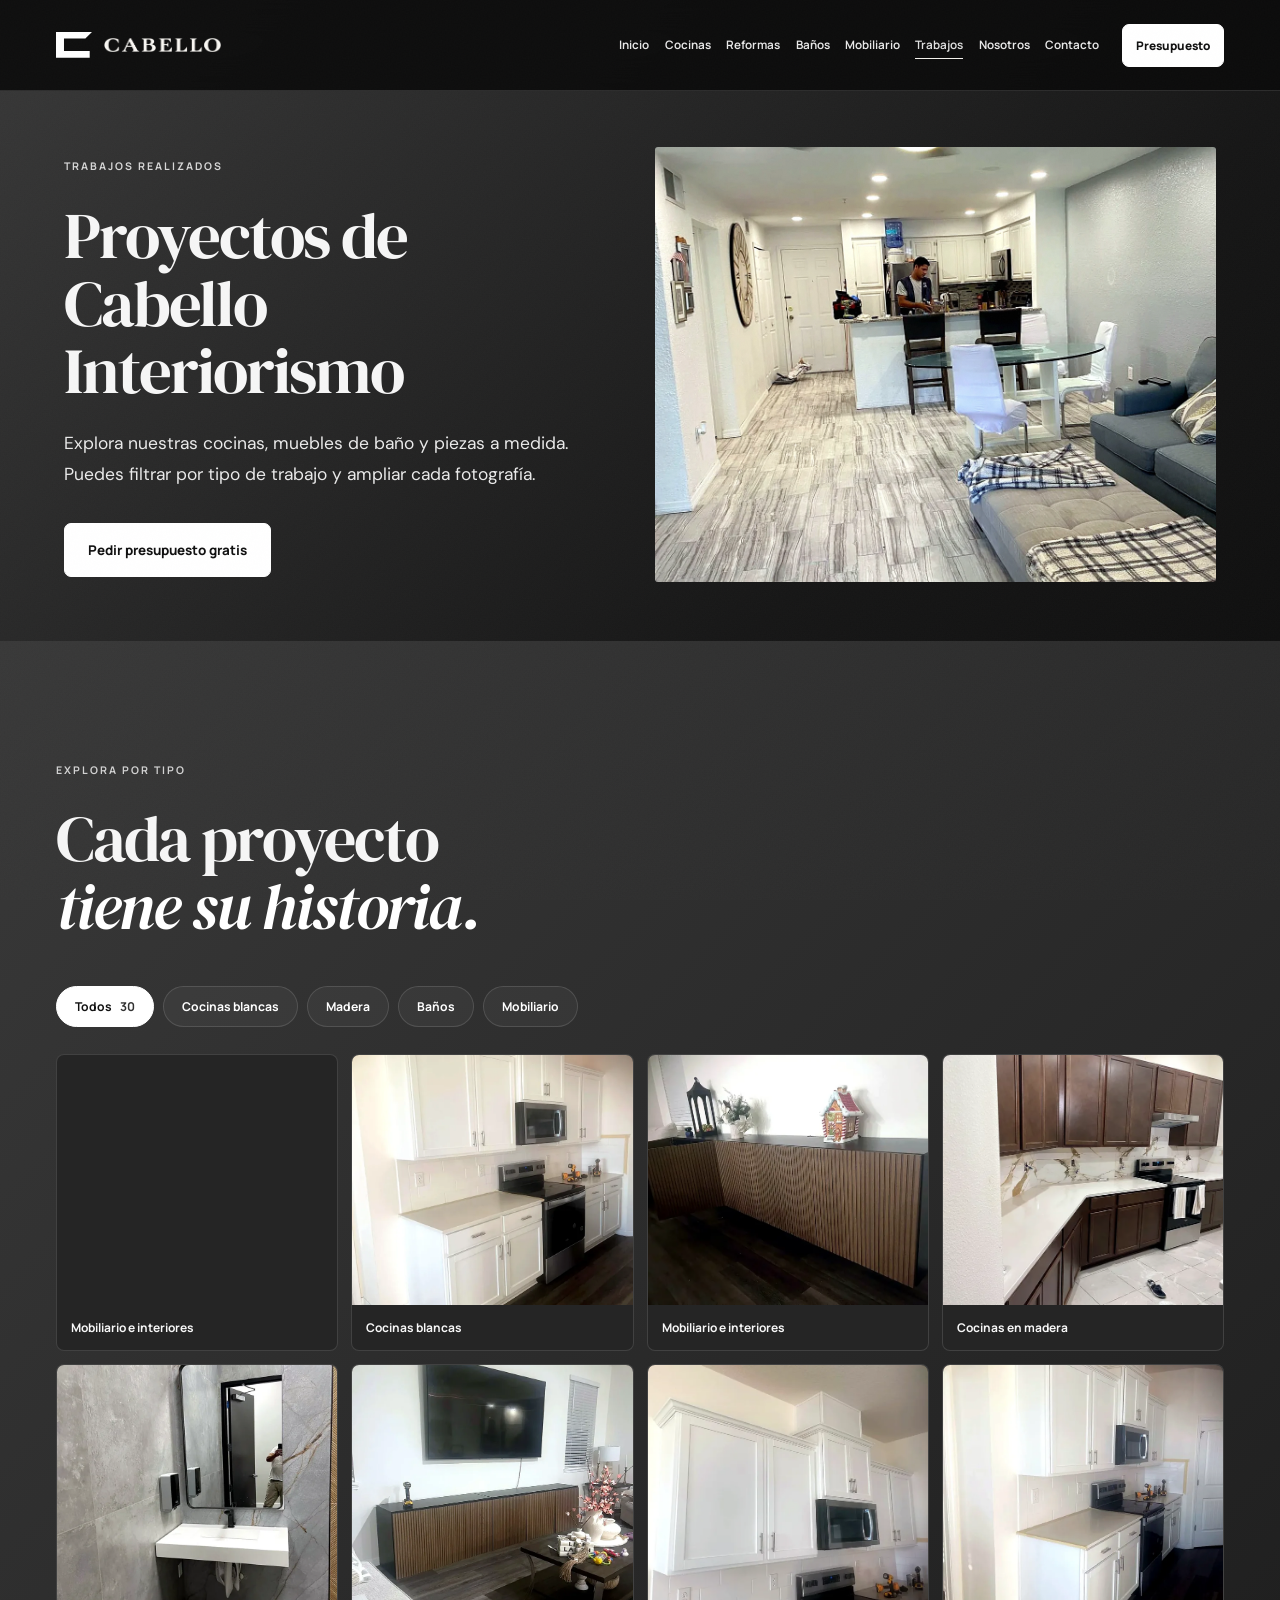
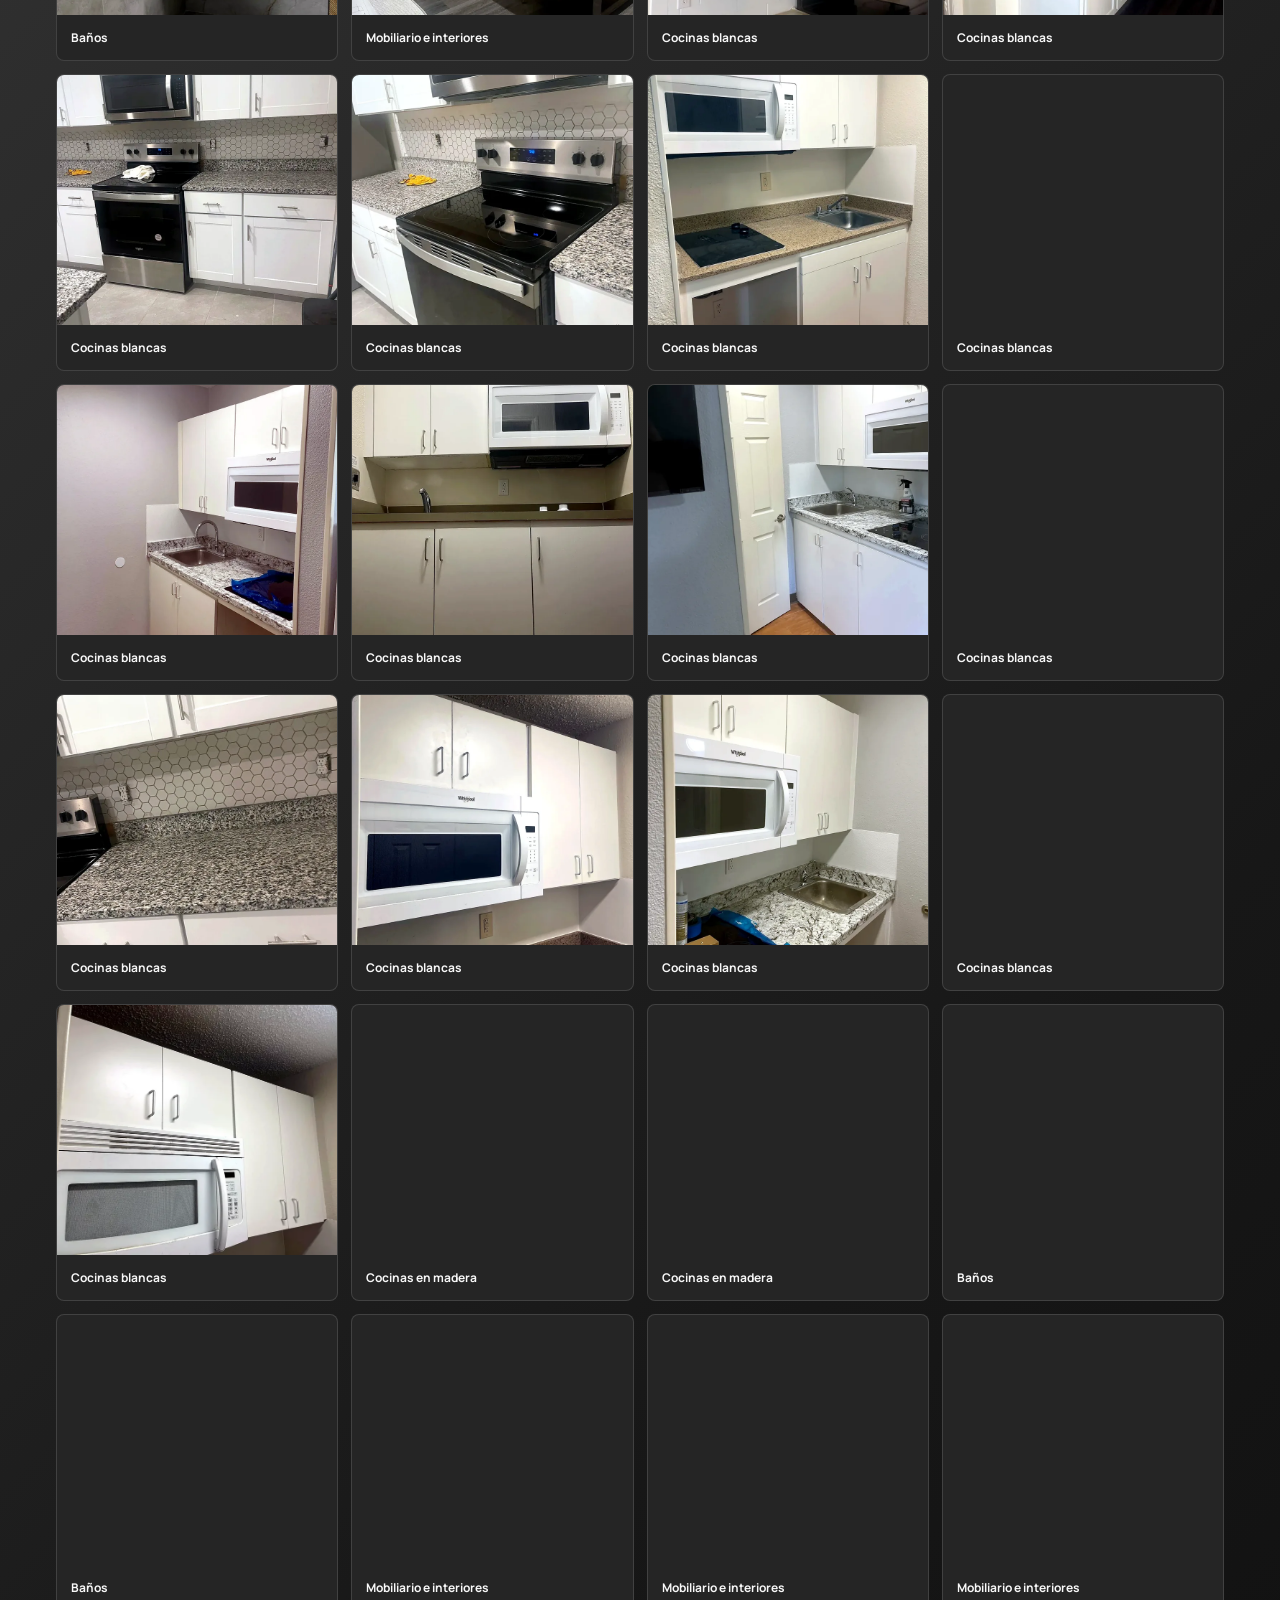
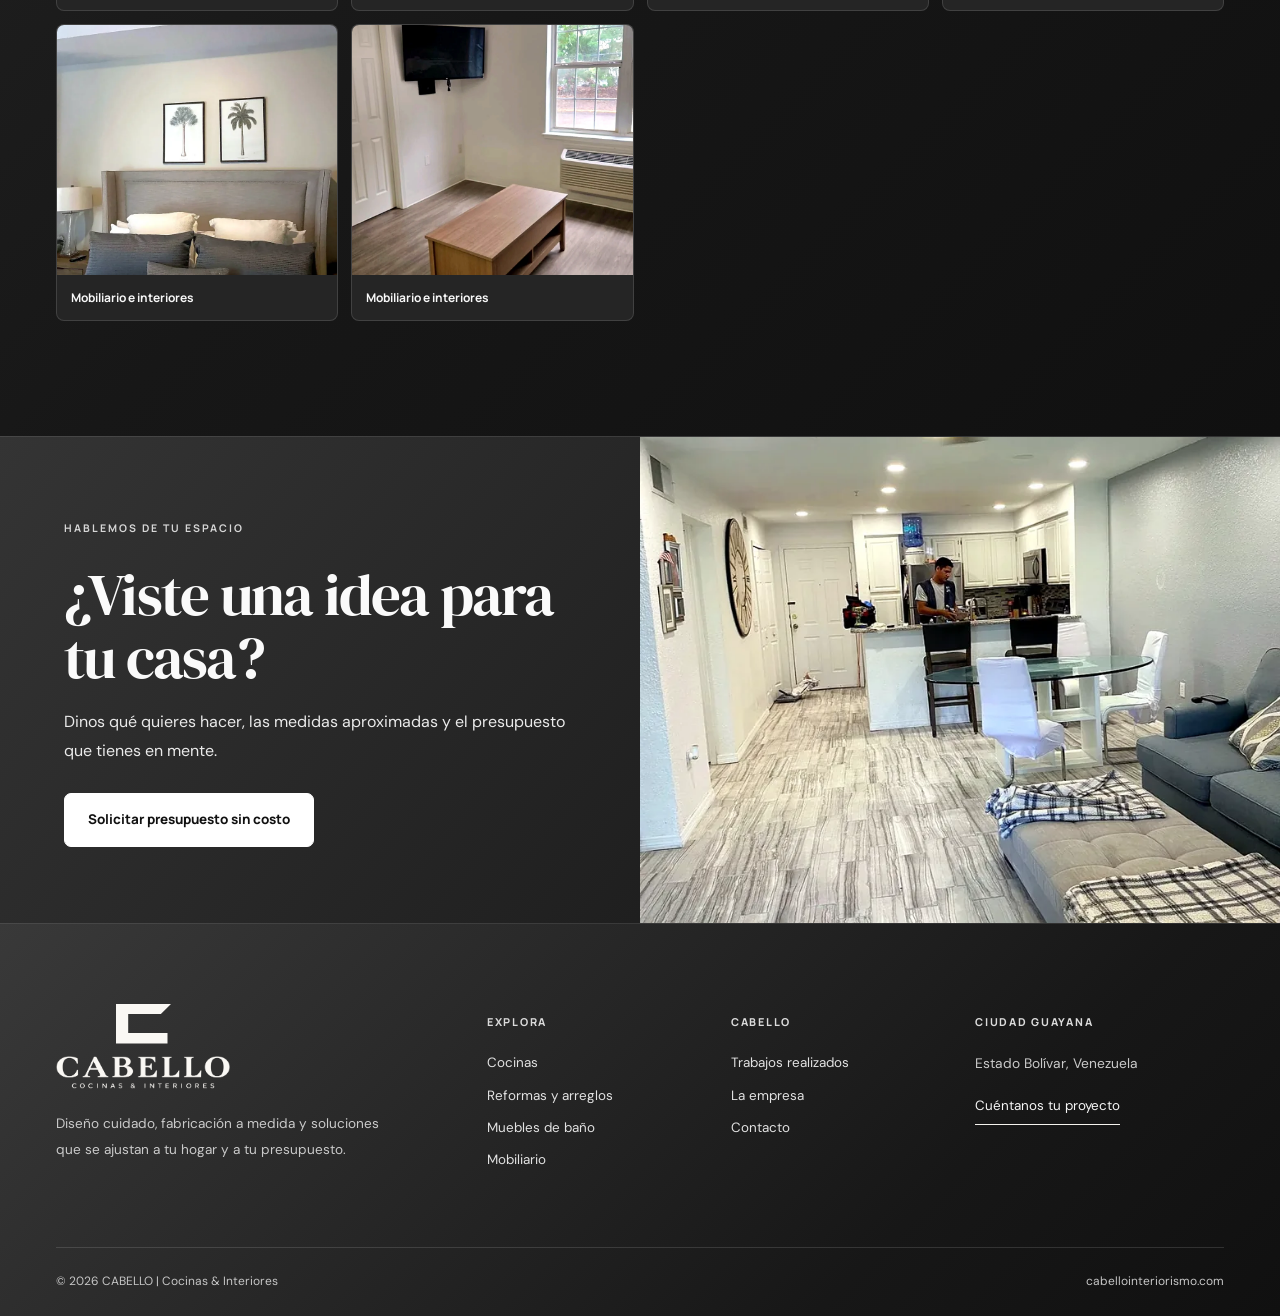
<file: proyectos.html>
<!doctype html>
<html lang="es">
<head>
<meta charset="utf-8">
<meta name="viewport" content="width=device-width, initial-scale=1">
<meta name="theme-color" content="#151a19">
<meta name="description" content="Explora nuestras cocinas, muebles de baño y piezas a medida. Puedes filtrar por tipo de trabajo y ampliar cada fotografía.">
<meta property="og:type" content="website">
<meta property="og:locale" content="es_VE">
<meta property="og:title" content="Proyectos de cocinas y mobiliario | Cabello Interiorismo">
<meta property="og:description" content="Explora nuestras cocinas, muebles de baño y piezas a medida. Puedes filtrar por tipo de trabajo y ampliar cada fotografía.">
<meta property="og:url" content="https://cabellointeriorismo.com/proyectos.html">
<link rel="canonical" href="https://cabellointeriorismo.com/proyectos.html">
<title>Proyectos de cocinas y mobiliario | Cabello Interiorismo</title>
<link rel="icon" type="image/svg+xml" href="assets/c-simbolo.svg">
<link rel="preconnect" href="https://fonts.googleapis.com">
<link rel="preconnect" href="https://fonts.gstatic.com" crossorigin>
<link href="https://fonts.googleapis.com/css2?family=DM+Sans:wght@400;500;600;700&amp;family=Manrope:wght@400;500;600;700;800&amp;family=DM+Serif+Display:ital@0;1&amp;display=swap" rel="stylesheet">
<link rel="stylesheet" href="assets/cabello-v16.css">

</head><body class="interior">
<a class="skip-link" href="#main-content">Saltar al contenido</a>
<header class="site-header" id="site-header">
  <div class="header-desktop"><div class="container header-layout"><a href="./" class="brand" aria-label="CABELLO Cocinas e Interiores, inicio"><svg class="marca-c" viewBox="0 0 424 304" aria-hidden="true" focusable="false"><path fill="currentColor" d="M0 0H424L346 78H94V224H397V304H0Z"/></svg><img class="marca-nombre" src="assets/apellido.png" alt="" width="985" height="126"></a><nav class="nav-desktop" aria-label="Navegación principal"><a href="./" class="">Inicio</a><a href="cocinas.html" class="">Cocinas</a><a href="reformas.html" class="">Reformas</a><a href="banos.html" class="">Baños</a><a href="mobiliario.html" class="">Mobiliario</a><a href="proyectos.html" class="is-current" aria-current="page">Trabajos</a><a href="nosotros.html" class="">Nosotros</a><a href="contacto.html" class="">Contacto</a></nav><a class="head-cta" href="contacto.html">Presupuesto </a></div></div>
  <div class="header-tablet"><div class="container header-layout"><a href="./" class="brand" aria-label="CABELLO Cocinas e Interiores, inicio"><svg class="marca-c" viewBox="0 0 424 304" aria-hidden="true" focusable="false"><path fill="currentColor" d="M0 0H424L346 78H94V224H397V304H0Z"/></svg><img class="marca-nombre" src="assets/apellido.png" alt="" width="985" height="126"></a><button class="menu-toggle" type="button" data-menu-target="tablet-menu" aria-label="Abrir menú de navegación" aria-controls="tablet-menu" aria-expanded="false"><span></span><span></span><span></span></button></div><nav id="tablet-menu" class="dropdown" aria-label="Navegación en tablet" hidden><a href="./" class="">Inicio</a><a href="cocinas.html" class="">Cocinas</a><a href="reformas.html" class="">Reformas</a><a href="banos.html" class="">Baños</a><a href="mobiliario.html" class="">Mobiliario</a><a href="proyectos.html" class="is-current" aria-current="page">Trabajos</a><a href="nosotros.html" class="">Nosotros</a><a href="contacto.html" class="">Contacto</a><a class="dropdown-cta" href="contacto.html">Pedir presupuesto </a></nav></div>
  <div class="header-mobile"><div class="container header-layout"><a href="./" class="brand" aria-label="CABELLO Cocinas e Interiores, inicio"><svg class="marca-c" viewBox="0 0 424 304" aria-hidden="true" focusable="false"><path fill="currentColor" d="M0 0H424L346 78H94V224H397V304H0Z"/></svg><img class="marca-nombre" src="assets/apellido.png" alt="" width="985" height="126"></a><button class="menu-toggle" type="button" data-menu-target="mobile-menu" aria-label="Abrir menú de navegación" aria-controls="mobile-menu" aria-expanded="false"><span></span><span></span><span></span></button></div><nav id="mobile-menu" class="dropdown" aria-label="Navegación en móvil" hidden><a href="./" class="">Inicio</a><a href="cocinas.html" class="">Cocinas</a><a href="reformas.html" class="">Reformas</a><a href="banos.html" class="">Baños</a><a href="mobiliario.html" class="">Mobiliario</a><a href="proyectos.html" class="is-current" aria-current="page">Trabajos</a><a href="nosotros.html" class="">Nosotros</a><a href="contacto.html" class="">Contacto</a><a class="dropdown-cta" href="contacto.html">Pedir presupuesto </a></nav></div>
 </header>
<main id="main-content">
<section class="hero hero--subpage">
<div class="hero-photography"><img src="assets/trabajos/mobiliario-interiores/cabello-espacio-abierto-salon-cocina-01.webp" alt="Vista del salón abierto a la cocina" srcset="assets/trabajos/mobiliario-interiores/cabello-espacio-abierto-salon-cocina-01-780.webp 780w, assets/trabajos/mobiliario-interiores/cabello-espacio-abierto-salon-cocina-01.webp 1200w" sizes="100vw" loading="eager" decoding="async" fetchpriority="high"><div class="hero-shadow"></div></div>
<div class="container hero-layout"><div class="hero-main"><span class="overline">Trabajos realizados</span><h1>Proyectos de Cabello Interiorismo</h1><p class="hero-description">Explora nuestras cocinas, muebles de baño y piezas a medida. Puedes filtrar por tipo de trabajo y ampliar cada fotografía.</p><div class="hero-buttons"><a href="contacto.html" class="button button--primary"><span>Pedir presupuesto gratis</span></a></div><div class="hero-footnote"><span class="footnote-line"></span> Diseño, fabricación y trabajos a medida</div></div></div>

</section>


<section class="section section--gallery"><div class="container"><div class="section-head"><div><span class="overline">EXPLORA POR TIPO</span><h2 class="display-heading">Cada proyecto<br><i>tiene su historia.</i></h2></div></div><div class="gallery-controls" role="group" aria-label="Filtrar fotografías"><button class="filter is-active" type="button" data-filter="todos" aria-pressed="true">Todos <span>30</span></button><button class="filter" type="button" data-filter="cocinas-blancas" aria-pressed="false">Cocinas blancas</button><button class="filter" type="button" data-filter="cocinas-madera" aria-pressed="false">Madera</button><button class="filter" type="button" data-filter="banos-vanities" aria-pressed="false">Baños</button><button class="filter" type="button" data-filter="mobiliario-interiores" aria-pressed="false">Mobiliario</button></div><div class="gallery-grid"><button type="button" class="gallery-card" data-kind="mobiliario-interiores" data-photo="assets/trabajos/mobiliario-interiores/cabello-espacio-abierto-salon-cocina-01.webp" data-alt="Espacio abierto salón cocina" aria-label="Ampliar fotografía. Espacio abierto salón cocina"><div class="gallery-photo"><img src="assets/trabajos/mobiliario-interiores/cabello-espacio-abierto-salon-cocina-01.webp" alt="Espacio abierto salón cocina" srcset="assets/trabajos/mobiliario-interiores/cabello-espacio-abierto-salon-cocina-01-780.webp 780w, assets/trabajos/mobiliario-interiores/cabello-espacio-abierto-salon-cocina-01.webp 1200w" sizes="(max-width: 767px) 92vw, (max-width: 1199px) 70vw, 54vw" loading="lazy" decoding="async"></div><span class="gallery-card-label">Mobiliario e interiores </span></button><button type="button" class="gallery-card" data-kind="cocinas-blancas" data-photo="assets/trabajos/cocinas-blancas/cabello-cocina-blanca-completa-moderna-02.webp" data-alt="Cocina blanca completa moderna" aria-label="Ampliar fotografía. Cocina blanca completa moderna"><div class="gallery-photo"><img src="assets/trabajos/cocinas-blancas/cabello-cocina-blanca-completa-moderna-02.webp" alt="Cocina blanca completa moderna" srcset="assets/trabajos/cocinas-blancas/cabello-cocina-blanca-completa-moderna-02-780.webp 780w, assets/trabajos/cocinas-blancas/cabello-cocina-blanca-completa-moderna-02.webp 1200w" sizes="(max-width: 767px) 92vw, (max-width: 1199px) 70vw, 54vw" loading="lazy" decoding="async"></div><span class="gallery-card-label">Cocinas blancas </span></button><button type="button" class="gallery-card" data-kind="mobiliario-interiores" data-photo="assets/trabajos/mobiliario-interiores/cabello-aparador-listonado-moderno-01.webp" data-alt="Aparador listonado moderno" aria-label="Ampliar fotografía. Aparador listonado moderno"><div class="gallery-photo"><img src="assets/trabajos/mobiliario-interiores/cabello-aparador-listonado-moderno-01.webp" alt="Aparador listonado moderno" srcset="assets/trabajos/mobiliario-interiores/cabello-aparador-listonado-moderno-01-780.webp 780w, assets/trabajos/mobiliario-interiores/cabello-aparador-listonado-moderno-01.webp 1600w" sizes="(max-width: 767px) 92vw, (max-width: 1199px) 70vw, 54vw" loading="lazy" decoding="async"></div><span class="gallery-card-label">Mobiliario e interiores </span></button><button type="button" class="gallery-card" data-kind="cocinas-madera" data-photo="assets/trabajos/cocinas-madera/cabello-cocina-madera-oscura-revestimiento-claro-01.webp" data-alt="Cocina madera oscura revestimiento claro" aria-label="Ampliar fotografía. Cocina madera oscura revestimiento claro"><div class="gallery-photo"><img src="assets/trabajos/cocinas-madera/cabello-cocina-madera-oscura-revestimiento-claro-01.webp" alt="Cocina madera oscura revestimiento claro" srcset="assets/trabajos/cocinas-madera/cabello-cocina-madera-oscura-revestimiento-claro-01-780.webp 780w, assets/trabajos/cocinas-madera/cabello-cocina-madera-oscura-revestimiento-claro-01.webp 1600w" sizes="(max-width: 767px) 92vw, (max-width: 1199px) 70vw, 54vw" loading="lazy" decoding="async"></div><span class="gallery-card-label">Cocinas en madera </span></button><button type="button" class="gallery-card" data-kind="banos-vanities" data-photo="assets/trabajos/banos-vanities/cabello-vanity-moderno-pared-texturizada-01.webp" data-alt="Vanity moderno pared texturizada" aria-label="Ampliar fotografía. Vanity moderno pared texturizada"><div class="gallery-photo"><img src="assets/trabajos/banos-vanities/cabello-vanity-moderno-pared-texturizada-01.webp" alt="Vanity moderno pared texturizada" srcset="assets/trabajos/banos-vanities/cabello-vanity-moderno-pared-texturizada-01-780.webp 780w, assets/trabajos/banos-vanities/cabello-vanity-moderno-pared-texturizada-01.webp 1200w" sizes="(max-width: 767px) 92vw, (max-width: 1199px) 70vw, 54vw" loading="lazy" decoding="async"></div><span class="gallery-card-label">Baños </span></button><button type="button" class="gallery-card" data-kind="mobiliario-interiores" data-photo="assets/trabajos/mobiliario-interiores/cabello-mueble-tv-listonado-salon-01.webp" data-alt="Mueble tv listonado salón" aria-label="Ampliar fotografía. Mueble tv listonado salón"><div class="gallery-photo"><img src="assets/trabajos/mobiliario-interiores/cabello-mueble-tv-listonado-salon-01.webp" alt="Mueble tv listonado salón" srcset="assets/trabajos/mobiliario-interiores/cabello-mueble-tv-listonado-salon-01-780.webp 780w, assets/trabajos/mobiliario-interiores/cabello-mueble-tv-listonado-salon-01.webp 1284w" sizes="(max-width: 767px) 92vw, (max-width: 1199px) 70vw, 54vw" loading="lazy" decoding="async"></div><span class="gallery-card-label">Mobiliario e interiores </span></button><button type="button" class="gallery-card" data-kind="cocinas-blancas" data-photo="assets/trabajos/cocinas-blancas/cabello-cocina-blanca-angular-moderna-01.webp" data-alt="Cocina blanca angular moderna" aria-label="Ampliar fotografía. Cocina blanca angular moderna"><div class="gallery-photo"><img src="assets/trabajos/cocinas-blancas/cabello-cocina-blanca-angular-moderna-01.webp" alt="Cocina blanca angular moderna" srcset="assets/trabajos/cocinas-blancas/cabello-cocina-blanca-angular-moderna-01-780.webp 780w, assets/trabajos/cocinas-blancas/cabello-cocina-blanca-angular-moderna-01.webp 1600w" sizes="(max-width: 767px) 92vw, (max-width: 1199px) 70vw, 54vw" loading="lazy" decoding="async"></div><span class="gallery-card-label">Cocinas blancas </span></button><button type="button" class="gallery-card" data-kind="cocinas-blancas" data-photo="assets/trabajos/cocinas-blancas/cabello-cocina-blanca-lineal-con-encimera-clara-01.webp" data-alt="Cocina blanca lineal con encimera clara" aria-label="Ampliar fotografía. Cocina blanca lineal con encimera clara"><div class="gallery-photo"><img src="assets/trabajos/cocinas-blancas/cabello-cocina-blanca-lineal-con-encimera-clara-01.webp" alt="Cocina blanca lineal con encimera clara" srcset="assets/trabajos/cocinas-blancas/cabello-cocina-blanca-lineal-con-encimera-clara-01-780.webp 780w, assets/trabajos/cocinas-blancas/cabello-cocina-blanca-lineal-con-encimera-clara-01.webp 1200w" sizes="(max-width: 767px) 92vw, (max-width: 1199px) 70vw, 54vw" loading="lazy" decoding="async"></div><span class="gallery-card-label">Cocinas blancas </span></button><button type="button" class="gallery-card" data-kind="cocinas-blancas" data-photo="assets/trabajos/cocinas-blancas/cabello-cocina-blanca-moderna-encimera-clara-01.webp" data-alt="Cocina blanca moderna encimera clara" aria-label="Ampliar fotografía. Cocina blanca moderna encimera clara"><div class="gallery-photo"><img src="assets/trabajos/cocinas-blancas/cabello-cocina-blanca-moderna-encimera-clara-01.webp" alt="Cocina blanca moderna encimera clara" srcset="assets/trabajos/cocinas-blancas/cabello-cocina-blanca-moderna-encimera-clara-01-780.webp 780w, assets/trabajos/cocinas-blancas/cabello-cocina-blanca-moderna-encimera-clara-01.webp 1200w" sizes="(max-width: 767px) 92vw, (max-width: 1199px) 70vw, 54vw" loading="lazy" decoding="async"></div><span class="gallery-card-label">Cocinas blancas </span></button><button type="button" class="gallery-card" data-kind="cocinas-blancas" data-photo="assets/trabajos/cocinas-blancas/cabello-cocina-blanca-zona-coccion-01.webp" data-alt="Cocina blanca zona coccion" aria-label="Ampliar fotografía. Cocina blanca zona coccion"><div class="gallery-photo"><img src="assets/trabajos/cocinas-blancas/cabello-cocina-blanca-zona-coccion-01.webp" alt="Cocina blanca zona coccion" srcset="assets/trabajos/cocinas-blancas/cabello-cocina-blanca-zona-coccion-01-780.webp 780w, assets/trabajos/cocinas-blancas/cabello-cocina-blanca-zona-coccion-01.webp 1200w" sizes="(max-width: 767px) 92vw, (max-width: 1199px) 70vw, 54vw" loading="lazy" decoding="async"></div><span class="gallery-card-label">Cocinas blancas </span></button><button type="button" class="gallery-card" data-kind="cocinas-blancas" data-photo="assets/trabajos/cocinas-blancas/cabello-cocina-compacta-blanca-01.webp" data-alt="Cocina compacta blanca" aria-label="Ampliar fotografía. Cocina compacta blanca"><div class="gallery-photo"><img src="assets/trabajos/cocinas-blancas/cabello-cocina-compacta-blanca-01.webp" alt="Cocina compacta blanca" srcset="assets/trabajos/cocinas-blancas/cabello-cocina-compacta-blanca-01-780.webp 780w, assets/trabajos/cocinas-blancas/cabello-cocina-compacta-blanca-01.webp 1200w" sizes="(max-width: 767px) 92vw, (max-width: 1199px) 70vw, 54vw" loading="lazy" decoding="async"></div><span class="gallery-card-label">Cocinas blancas </span></button><button type="button" class="gallery-card" data-kind="cocinas-blancas" data-photo="assets/trabajos/cocinas-blancas/cabello-cocina-compacta-blanca-gris-01.webp" data-alt="Cocina compacta blanca gris" aria-label="Ampliar fotografía. Cocina compacta blanca gris"><div class="gallery-photo"><img src="assets/trabajos/cocinas-blancas/cabello-cocina-compacta-blanca-gris-01.webp" alt="Cocina compacta blanca gris" srcset="assets/trabajos/cocinas-blancas/cabello-cocina-compacta-blanca-gris-01-780.webp 780w, assets/trabajos/cocinas-blancas/cabello-cocina-compacta-blanca-gris-01.webp 1200w" sizes="(max-width: 767px) 92vw, (max-width: 1199px) 70vw, 54vw" loading="lazy" decoding="async"></div><span class="gallery-card-label">Cocinas blancas </span></button><button type="button" class="gallery-card" data-kind="cocinas-blancas" data-photo="assets/trabajos/cocinas-blancas/cabello-cocina-compacta-blanca-moderna-02.webp" data-alt="Cocina compacta blanca moderna" aria-label="Ampliar fotografía. Cocina compacta blanca moderna"><div class="gallery-photo"><img src="assets/trabajos/cocinas-blancas/cabello-cocina-compacta-blanca-moderna-02.webp" alt="Cocina compacta blanca moderna" srcset="assets/trabajos/cocinas-blancas/cabello-cocina-compacta-blanca-moderna-02-780.webp 780w, assets/trabajos/cocinas-blancas/cabello-cocina-compacta-blanca-moderna-02.webp 1200w" sizes="(max-width: 767px) 92vw, (max-width: 1199px) 70vw, 54vw" loading="lazy" decoding="async"></div><span class="gallery-card-label">Cocinas blancas </span></button><button type="button" class="gallery-card" data-kind="cocinas-blancas" data-photo="assets/trabajos/cocinas-blancas/cabello-cocina-lineal-economica-blanca-01.webp" data-alt="Cocina lineal economica blanca" aria-label="Ampliar fotografía. Cocina lineal economica blanca"><div class="gallery-photo"><img src="assets/trabajos/cocinas-blancas/cabello-cocina-lineal-economica-blanca-01.webp" alt="Cocina lineal economica blanca" srcset="assets/trabajos/cocinas-blancas/cabello-cocina-lineal-economica-blanca-01-780.webp 780w, assets/trabajos/cocinas-blancas/cabello-cocina-lineal-economica-blanca-01.webp 1200w" sizes="(max-width: 767px) 92vw, (max-width: 1199px) 70vw, 54vw" loading="lazy" decoding="async"></div><span class="gallery-card-label">Cocinas blancas </span></button><button type="button" class="gallery-card" data-kind="cocinas-blancas" data-photo="assets/trabajos/cocinas-blancas/cabello-cocina-pequena-blanca-funcional-01.webp" data-alt="Cocina pequena blanca funcional" aria-label="Ampliar fotografía. Cocina pequena blanca funcional"><div class="gallery-photo"><img src="assets/trabajos/cocinas-blancas/cabello-cocina-pequena-blanca-funcional-01.webp" alt="Cocina pequena blanca funcional" srcset="assets/trabajos/cocinas-blancas/cabello-cocina-pequena-blanca-funcional-01-780.webp 780w, assets/trabajos/cocinas-blancas/cabello-cocina-pequena-blanca-funcional-01.webp 1200w" sizes="(max-width: 767px) 92vw, (max-width: 1199px) 70vw, 54vw" loading="lazy" decoding="async"></div><span class="gallery-card-label">Cocinas blancas </span></button><button type="button" class="gallery-card" data-kind="cocinas-blancas" data-photo="assets/trabajos/cocinas-blancas/cabello-detalle-cocina-blanca-salpicadero-hexagonal-01.webp" data-alt="Detalle cocina blanca salpicadero hexagonal" aria-label="Ampliar fotografía. Detalle cocina blanca salpicadero hexagonal"><div class="gallery-photo"><img src="assets/trabajos/cocinas-blancas/cabello-detalle-cocina-blanca-salpicadero-hexagonal-01.webp" alt="Detalle cocina blanca salpicadero hexagonal" srcset="assets/trabajos/cocinas-blancas/cabello-detalle-cocina-blanca-salpicadero-hexagonal-01-780.webp 780w, assets/trabajos/cocinas-blancas/cabello-detalle-cocina-blanca-salpicadero-hexagonal-01.webp 1600w" sizes="(max-width: 767px) 92vw, (max-width: 1199px) 70vw, 54vw" loading="lazy" decoding="async"></div><span class="gallery-card-label">Cocinas blancas </span></button><button type="button" class="gallery-card" data-kind="cocinas-blancas" data-photo="assets/trabajos/cocinas-blancas/cabello-detalle-encimera-salpicadero-cocina-blanca-02.webp" data-alt="Detalle encimera salpicadero cocina blanca" aria-label="Ampliar fotografía. Detalle encimera salpicadero cocina blanca"><div class="gallery-photo"><img src="assets/trabajos/cocinas-blancas/cabello-detalle-encimera-salpicadero-cocina-blanca-02.webp" alt="Detalle encimera salpicadero cocina blanca" srcset="assets/trabajos/cocinas-blancas/cabello-detalle-encimera-salpicadero-cocina-blanca-02-780.webp 780w, assets/trabajos/cocinas-blancas/cabello-detalle-encimera-salpicadero-cocina-blanca-02.webp 1200w" sizes="(max-width: 767px) 92vw, (max-width: 1199px) 70vw, 54vw" loading="lazy" decoding="async"></div><span class="gallery-card-label">Cocinas blancas </span></button><button type="button" class="gallery-card" data-kind="cocinas-blancas" data-photo="assets/trabajos/cocinas-blancas/cabello-detalle-microondas-cocina-blanca-02.webp" data-alt="Detalle microondas cocina blanca" aria-label="Ampliar fotografía. Detalle microondas cocina blanca"><div class="gallery-photo"><img src="assets/trabajos/cocinas-blancas/cabello-detalle-microondas-cocina-blanca-02.webp" alt="Detalle microondas cocina blanca" srcset="assets/trabajos/cocinas-blancas/cabello-detalle-microondas-cocina-blanca-02-780.webp 780w, assets/trabajos/cocinas-blancas/cabello-detalle-microondas-cocina-blanca-02.webp 1200w" sizes="(max-width: 767px) 92vw, (max-width: 1199px) 70vw, 54vw" loading="lazy" decoding="async"></div><span class="gallery-card-label">Cocinas blancas </span></button><button type="button" class="gallery-card" data-kind="cocinas-blancas" data-photo="assets/trabajos/cocinas-blancas/cabello-kitchenette-blanca-encimera-clara-01.webp" data-alt="Kitchenette blanca encimera clara" aria-label="Ampliar fotografía. Kitchenette blanca encimera clara"><div class="gallery-photo"><img src="assets/trabajos/cocinas-blancas/cabello-kitchenette-blanca-encimera-clara-01.webp" alt="Kitchenette blanca encimera clara" srcset="assets/trabajos/cocinas-blancas/cabello-kitchenette-blanca-encimera-clara-01-780.webp 780w, assets/trabajos/cocinas-blancas/cabello-kitchenette-blanca-encimera-clara-01.webp 1200w" sizes="(max-width: 767px) 92vw, (max-width: 1199px) 70vw, 54vw" loading="lazy" decoding="async"></div><span class="gallery-card-label">Cocinas blancas </span></button><button type="button" class="gallery-card" data-kind="cocinas-blancas" data-photo="assets/trabajos/cocinas-blancas/cabello-mueble-superior-fregadero-cocina-blanca-01.webp" data-alt="Mueble superior fregadero cocina blanca" aria-label="Ampliar fotografía. Mueble superior fregadero cocina blanca"><div class="gallery-photo"><img src="assets/trabajos/cocinas-blancas/cabello-mueble-superior-fregadero-cocina-blanca-01.webp" alt="Mueble superior fregadero cocina blanca" srcset="assets/trabajos/cocinas-blancas/cabello-mueble-superior-fregadero-cocina-blanca-01-780.webp 780w, assets/trabajos/cocinas-blancas/cabello-mueble-superior-fregadero-cocina-blanca-01.webp 1200w" sizes="(max-width: 767px) 92vw, (max-width: 1199px) 70vw, 54vw" loading="lazy" decoding="async"></div><span class="gallery-card-label">Cocinas blancas </span></button><button type="button" class="gallery-card" data-kind="cocinas-blancas" data-photo="assets/trabajos/cocinas-blancas/cabello-muebles-superiores-cocina-blanca-microondas-01.webp" data-alt="Muebles superiores cocina blanca microondas" aria-label="Ampliar fotografía. Muebles superiores cocina blanca microondas"><div class="gallery-photo"><img src="assets/trabajos/cocinas-blancas/cabello-muebles-superiores-cocina-blanca-microondas-01.webp" alt="Muebles superiores cocina blanca microondas" srcset="assets/trabajos/cocinas-blancas/cabello-muebles-superiores-cocina-blanca-microondas-01-780.webp 780w, assets/trabajos/cocinas-blancas/cabello-muebles-superiores-cocina-blanca-microondas-01.webp 1600w" sizes="(max-width: 767px) 92vw, (max-width: 1199px) 70vw, 54vw" loading="lazy" decoding="async"></div><span class="gallery-card-label">Cocinas blancas </span></button><button type="button" class="gallery-card" data-kind="cocinas-madera" data-photo="assets/trabajos/cocinas-madera/cabello-cocina-madera-oscura-angular-02.webp" data-alt="Cocina madera oscura angular" aria-label="Ampliar fotografía. Cocina madera oscura angular"><div class="gallery-photo"><img src="assets/trabajos/cocinas-madera/cabello-cocina-madera-oscura-angular-02.webp" alt="Cocina madera oscura angular" srcset="assets/trabajos/cocinas-madera/cabello-cocina-madera-oscura-angular-02-780.webp 780w, assets/trabajos/cocinas-madera/cabello-cocina-madera-oscura-angular-02.webp 1200w" sizes="(max-width: 767px) 92vw, (max-width: 1199px) 70vw, 54vw" loading="lazy" decoding="async"></div><span class="gallery-card-label">Cocinas en madera </span></button><button type="button" class="gallery-card" data-kind="cocinas-madera" data-photo="assets/trabajos/cocinas-madera/cabello-cocina-madera-oscura-detalle-03.webp" data-alt="Cocina madera oscura detalle" aria-label="Ampliar fotografía. Cocina madera oscura detalle"><div class="gallery-photo"><img src="assets/trabajos/cocinas-madera/cabello-cocina-madera-oscura-detalle-03.webp" alt="Cocina madera oscura detalle" srcset="assets/trabajos/cocinas-madera/cabello-cocina-madera-oscura-detalle-03-780.webp 780w, assets/trabajos/cocinas-madera/cabello-cocina-madera-oscura-detalle-03.webp 1200w" sizes="(max-width: 767px) 92vw, (max-width: 1199px) 70vw, 54vw" loading="lazy" decoding="async"></div><span class="gallery-card-label">Cocinas en madera </span></button><button type="button" class="gallery-card" data-kind="banos-vanities" data-photo="assets/trabajos/banos-vanities/cabello-lavabo-flotante-moderno-01.webp" data-alt="Lavabo flotante moderno" aria-label="Ampliar fotografía. Lavabo flotante moderno"><div class="gallery-photo"><img src="assets/trabajos/banos-vanities/cabello-lavabo-flotante-moderno-01.webp" alt="Lavabo flotante moderno" srcset="assets/trabajos/banos-vanities/cabello-lavabo-flotante-moderno-01-780.webp 780w, assets/trabajos/banos-vanities/cabello-lavabo-flotante-moderno-01.webp 1200w" sizes="(max-width: 767px) 92vw, (max-width: 1199px) 70vw, 54vw" loading="lazy" decoding="async"></div><span class="gallery-card-label">Baños </span></button><button type="button" class="gallery-card" data-kind="banos-vanities" data-photo="assets/trabajos/banos-vanities/cabello-mueble-auxiliar-lavado-encimera-clara-01.webp" data-alt="Mueble auxiliar lavado encimera clara" aria-label="Ampliar fotografía. Mueble auxiliar lavado encimera clara"><div class="gallery-photo"><img src="assets/trabajos/banos-vanities/cabello-mueble-auxiliar-lavado-encimera-clara-01.webp" alt="Mueble auxiliar lavado encimera clara" srcset="assets/trabajos/banos-vanities/cabello-mueble-auxiliar-lavado-encimera-clara-01-780.webp 780w, assets/trabajos/banos-vanities/cabello-mueble-auxiliar-lavado-encimera-clara-01.webp 1200w" sizes="(max-width: 767px) 92vw, (max-width: 1199px) 70vw, 54vw" loading="lazy" decoding="async"></div><span class="gallery-card-label">Baños </span></button><button type="button" class="gallery-card" data-kind="mobiliario-interiores" data-photo="assets/trabajos/mobiliario-interiores/cabello-aparador-listonado-angular-01.webp" data-alt="Aparador listonado angular" aria-label="Ampliar fotografía. Aparador listonado angular"><div class="gallery-photo"><img src="assets/trabajos/mobiliario-interiores/cabello-aparador-listonado-angular-01.webp" alt="Aparador listonado angular" srcset="assets/trabajos/mobiliario-interiores/cabello-aparador-listonado-angular-01-780.webp 780w, assets/trabajos/mobiliario-interiores/cabello-aparador-listonado-angular-01.webp 1600w" sizes="(max-width: 767px) 92vw, (max-width: 1199px) 70vw, 54vw" loading="lazy" decoding="async"></div><span class="gallery-card-label">Mobiliario e interiores </span></button><button type="button" class="gallery-card" data-kind="mobiliario-interiores" data-photo="assets/trabajos/mobiliario-interiores/cabello-barra-madera-con-taburetes-02.webp" data-alt="Barra madera con taburetes" aria-label="Ampliar fotografía. Barra madera con taburetes"><div class="gallery-photo"><img src="assets/trabajos/mobiliario-interiores/cabello-barra-madera-con-taburetes-02.webp" alt="Barra madera con taburetes" srcset="assets/trabajos/mobiliario-interiores/cabello-barra-madera-con-taburetes-02-780.webp 780w, assets/trabajos/mobiliario-interiores/cabello-barra-madera-con-taburetes-02.webp 1200w" sizes="(max-width: 767px) 92vw, (max-width: 1199px) 70vw, 54vw" loading="lazy" decoding="async"></div><span class="gallery-card-label">Mobiliario e interiores </span></button><button type="button" class="gallery-card" data-kind="mobiliario-interiores" data-photo="assets/trabajos/mobiliario-interiores/cabello-barra-madera-estilo-moderno-01.webp" data-alt="Barra madera estilo moderno" aria-label="Ampliar fotografía. Barra madera estilo moderno"><div class="gallery-photo"><img src="assets/trabajos/mobiliario-interiores/cabello-barra-madera-estilo-moderno-01.webp" alt="Barra madera estilo moderno" srcset="assets/trabajos/mobiliario-interiores/cabello-barra-madera-estilo-moderno-01-780.webp 780w, assets/trabajos/mobiliario-interiores/cabello-barra-madera-estilo-moderno-01.webp 1200w" sizes="(max-width: 767px) 92vw, (max-width: 1199px) 70vw, 54vw" loading="lazy" decoding="async"></div><span class="gallery-card-label">Mobiliario e interiores </span></button><button type="button" class="gallery-card" data-kind="mobiliario-interiores" data-photo="assets/trabajos/mobiliario-interiores/cabello-dormitorio-neutro-mobiliario-sencillo-01.webp" data-alt="Dormitorio neutro mobiliario sencillo" aria-label="Ampliar fotografía. Dormitorio neutro mobiliario sencillo"><div class="gallery-photo"><img src="assets/trabajos/mobiliario-interiores/cabello-dormitorio-neutro-mobiliario-sencillo-01.webp" alt="Dormitorio neutro mobiliario sencillo" srcset="assets/trabajos/mobiliario-interiores/cabello-dormitorio-neutro-mobiliario-sencillo-01-780.webp 780w, assets/trabajos/mobiliario-interiores/cabello-dormitorio-neutro-mobiliario-sencillo-01.webp 1200w" sizes="(max-width: 767px) 92vw, (max-width: 1199px) 70vw, 54vw" loading="lazy" decoding="async"></div><span class="gallery-card-label">Mobiliario e interiores </span></button><button type="button" class="gallery-card" data-kind="mobiliario-interiores" data-photo="assets/trabajos/mobiliario-interiores/cabello-salon-moderno-mueble-tv-01.webp" data-alt="Salon moderno mueble tv" aria-label="Ampliar fotografía. Salon moderno mueble tv"><div class="gallery-photo"><img src="assets/trabajos/mobiliario-interiores/cabello-salon-moderno-mueble-tv-01.webp" alt="Salon moderno mueble tv" srcset="assets/trabajos/mobiliario-interiores/cabello-salon-moderno-mueble-tv-01-780.webp 585w, assets/trabajos/mobiliario-interiores/cabello-salon-moderno-mueble-tv-01.webp 900w" sizes="(max-width: 767px) 92vw, (max-width: 1199px) 70vw, 54vw" loading="lazy" decoding="async"></div><span class="gallery-card-label">Mobiliario e interiores </span></button></div></div></section><dialog class="lightbox" id="work-lightbox" aria-label="Fotografía ampliada"><button type="button" class="lightbox-close" aria-label="Cerrar imagen">Cerrar ×</button><img alt=""><p class="lightbox-caption"></p></dialog><section class="bottom-cta"><div class="bottom-photo"><img src="assets/trabajos/mobiliario-interiores/cabello-espacio-abierto-salon-cocina-01.webp" alt="Vista del salón abierto a la cocina" srcset="assets/trabajos/mobiliario-interiores/cabello-espacio-abierto-salon-cocina-01-780.webp 780w, assets/trabajos/mobiliario-interiores/cabello-espacio-abierto-salon-cocina-01.webp 1200w" sizes="(max-width: 767px) 92vw, (max-width: 1199px) 70vw, 54vw" loading="lazy" decoding="async"><div class="bottom-photo-overlay"></div></div><div class="container bottom-cta-inner"><span class="overline">HABLEMOS DE TU ESPACIO</span><h2 class="display-heading">¿Viste una idea para tu casa?</h2><p>Dinos qué quieres hacer, las medidas aproximadas y el presupuesto que tienes en mente.</p><a href="contacto.html" class="button button--primary"><span>Solicitar presupuesto sin costo</span></a></div></section>
</main>
<footer class="footer"><div class="container"><div class="footer-main"><div class="footer-about"><a href="./" class="footer-logo firma-cabello" aria-label="Cabello Cocinas e Interiores, inicio"><svg class="marca-c" viewBox="0 0 424 304" aria-hidden="true" focusable="false"><path fill="currentColor" d="M0 0H424L346 78H94V224H397V304H0Z"/></svg><img src="assets/firma.png" alt="" width="985" height="190"></a><p>Diseño cuidado, fabricación a medida y soluciones que se ajustan a tu hogar y a tu presupuesto.</p></div><div><h3>Explora</h3><a href="cocinas.html">Cocinas</a><a href="reformas.html">Reformas y arreglos</a><a href="banos.html">Muebles de baño</a><a href="mobiliario.html">Mobiliario</a></div><div><h3>CABELLO</h3><a href="proyectos.html">Trabajos realizados</a><a href="nosotros.html">La empresa</a><a href="contacto.html">Contacto</a></div><div class="footer-last"><h3>Ciudad Guayana</h3><p>Estado Bolívar, Venezuela</p><a href="contacto.html" class="footer-contact">Cuéntanos tu proyecto</a></div></div><div class="footer-legal"><span>© 2026 CABELLO | Cocinas &amp; Interiores</span><span>cabellointeriorismo.com</span></div></div></footer>


<script src="assets/site.js" defer></script>
<script>
if (location.protocol === 'file:') {
  document.querySelectorAll('a[href="./"]').forEach(link => { link.href = 'index.html'; });
}
</script>
</body></html>
</file>
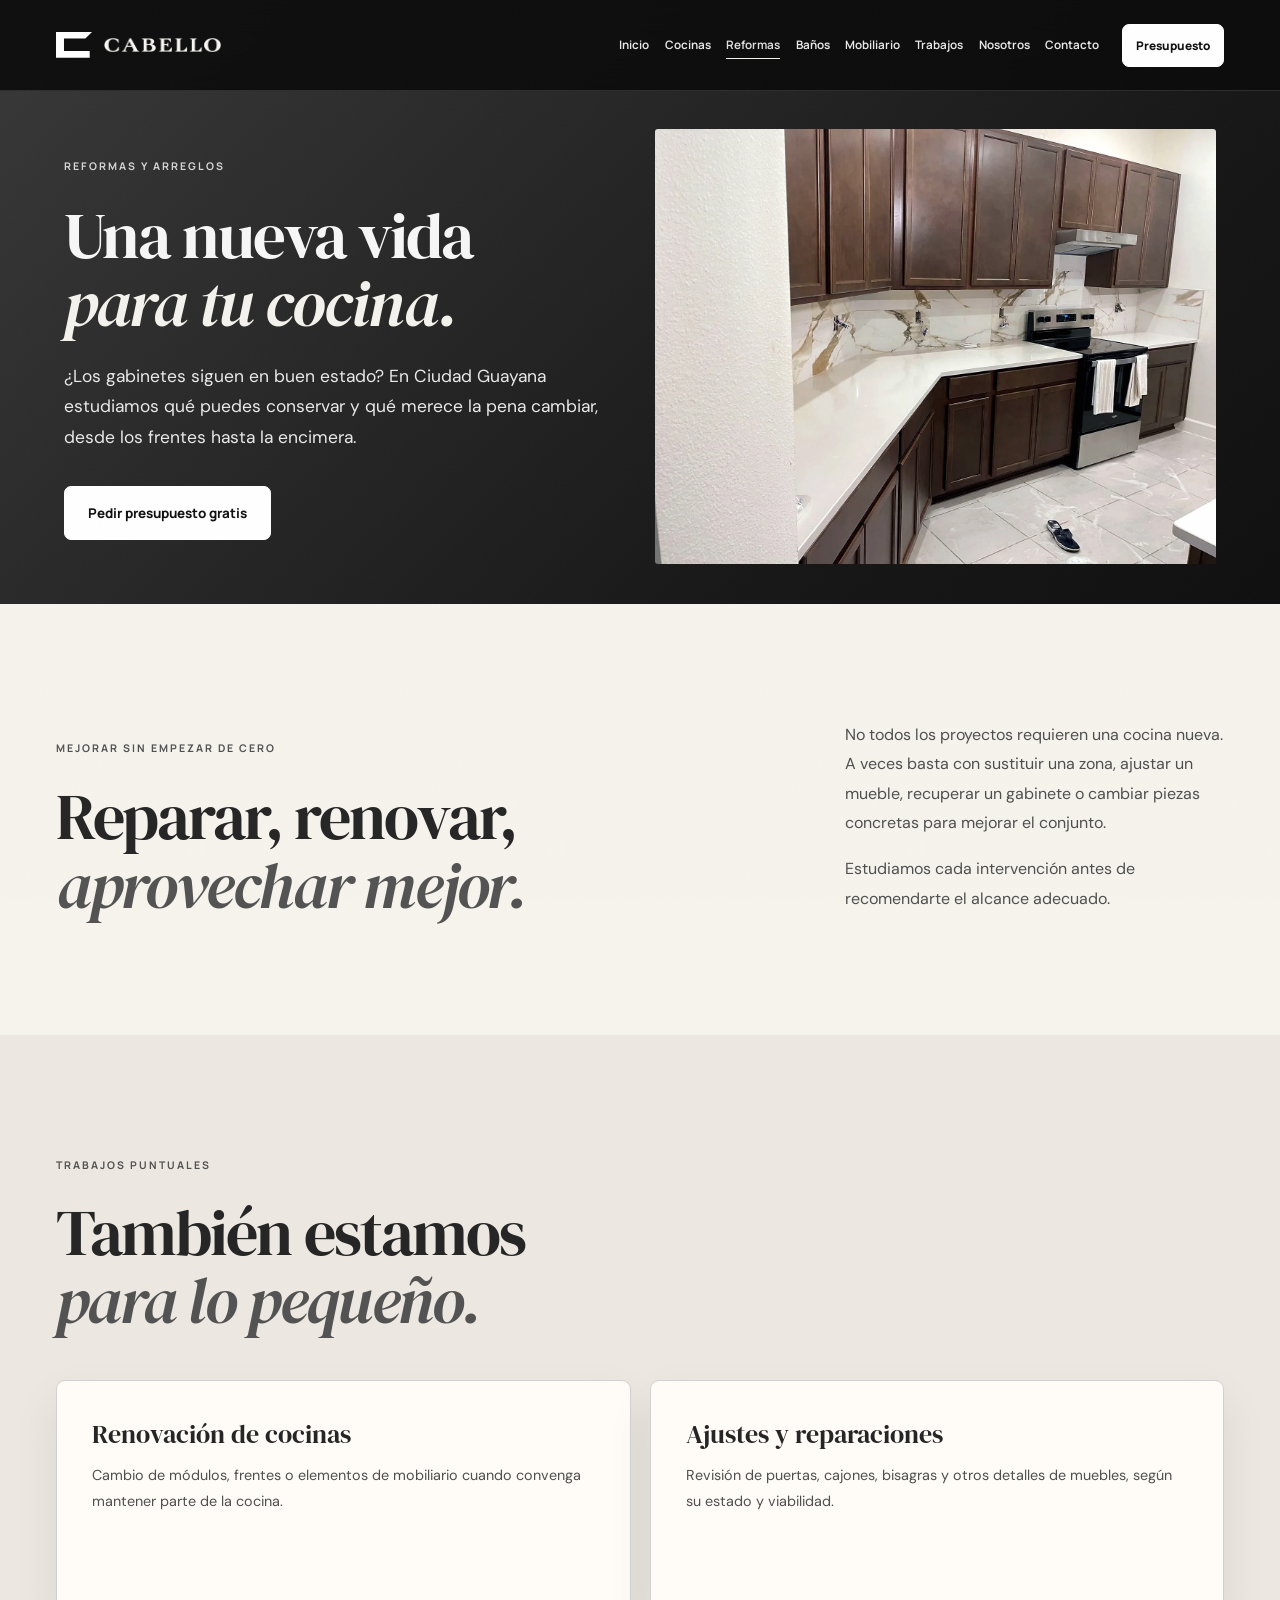
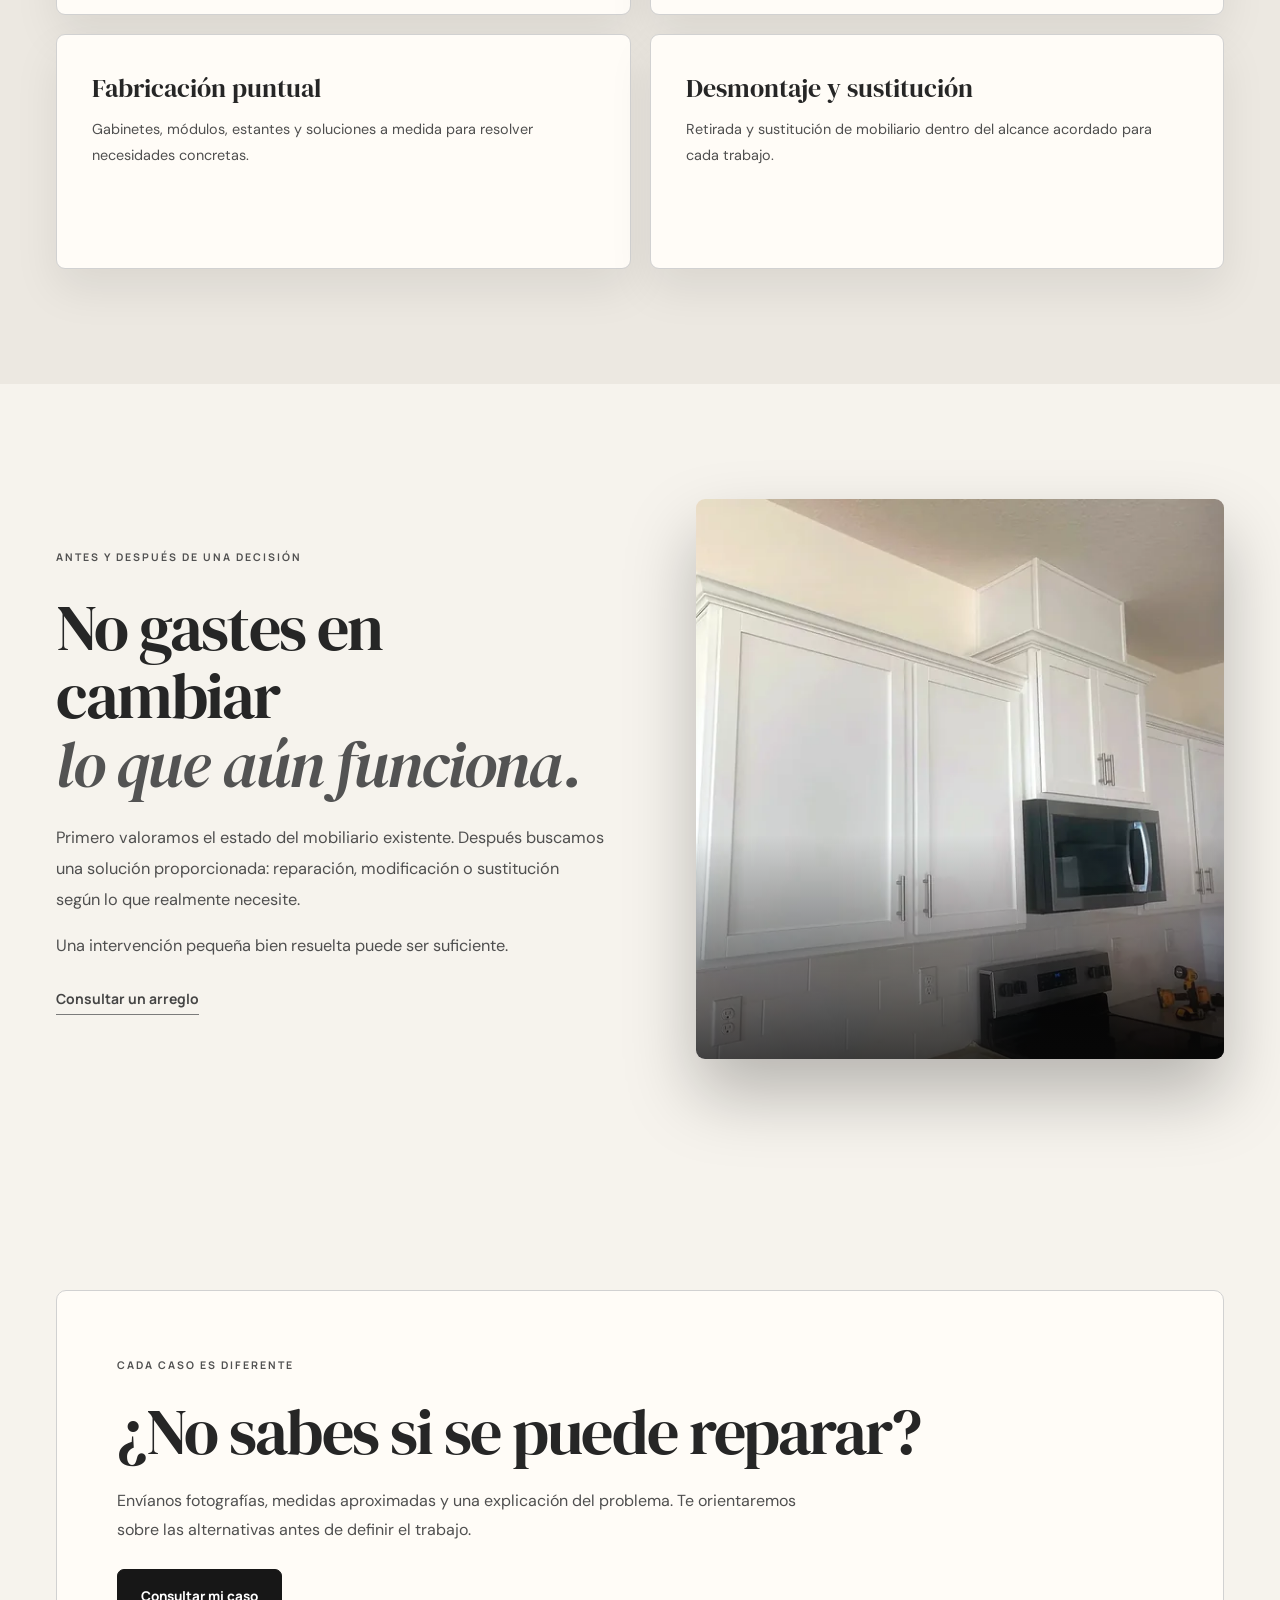
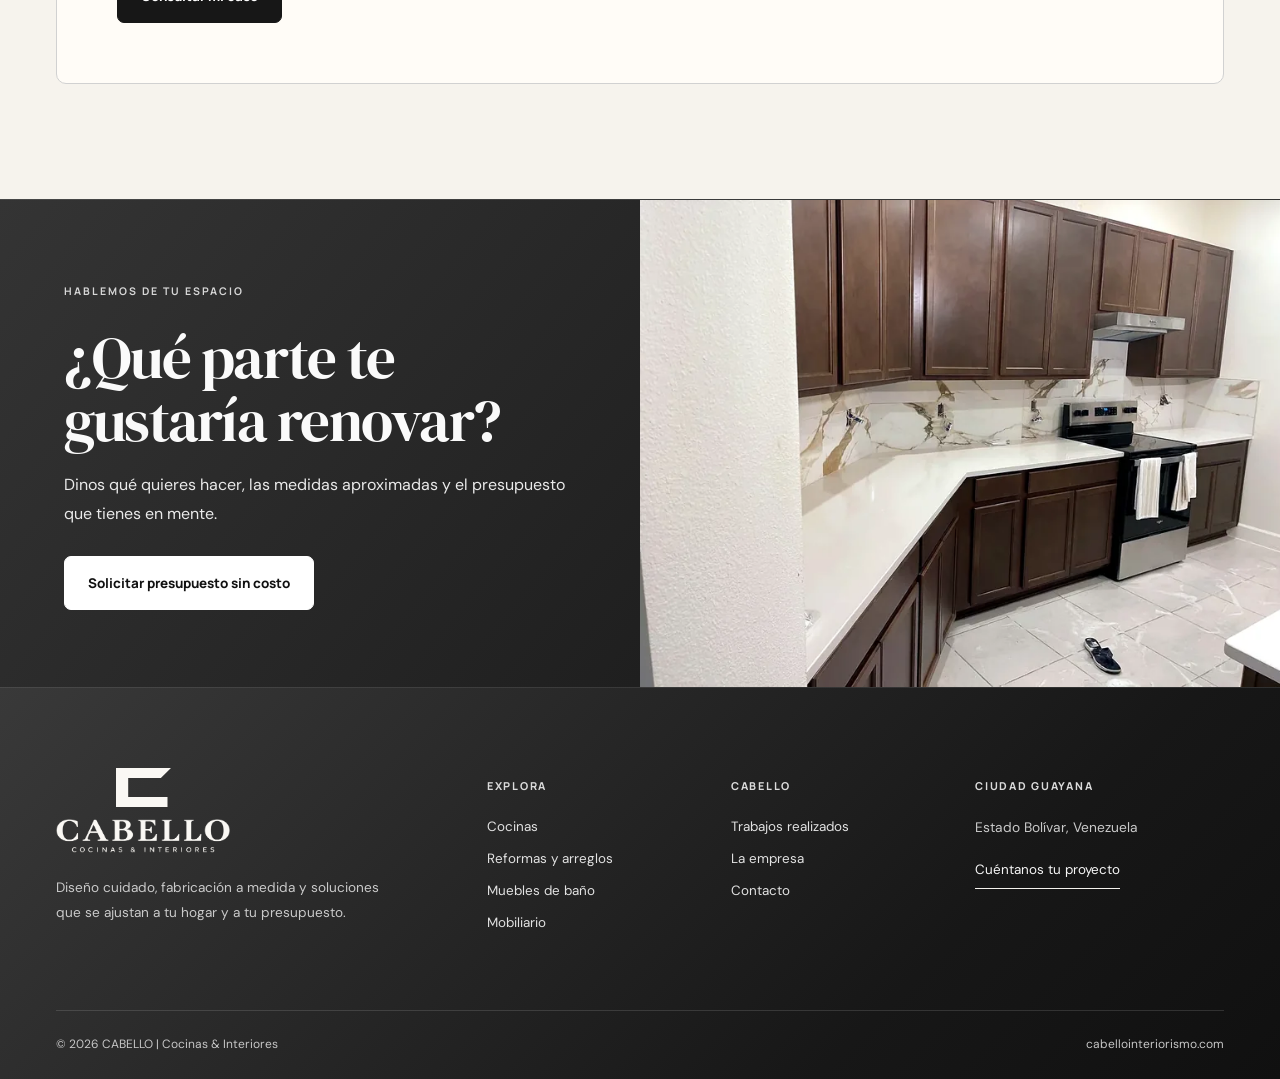
<file: reformas.html>
<!doctype html>
<html lang="es">
<head>
<meta charset="utf-8">
<meta name="viewport" content="width=device-width, initial-scale=1">
<meta name="theme-color" content="#151a19">
<meta name="description" content="¿Los gabinetes siguen en buen estado? En Ciudad Guayana estudiamos qué puedes conservar y qué merece la pena cambiar, desde los frentes hasta la encimera.">
<meta property="og:type" content="website">
<meta property="og:locale" content="es_VE">
<meta property="og:title" content="Reformas y arreglos en Ciudad Guayana | CABELLO">
<meta property="og:description" content="¿Los gabinetes siguen en buen estado? En Ciudad Guayana estudiamos qué puedes conservar y qué merece la pena cambiar, desde los frentes hasta la encimera.">
<meta property="og:url" content="https://cabellointeriorismo.com/reformas.html">
<link rel="canonical" href="https://cabellointeriorismo.com/reformas.html">
<title>Reformas y arreglos en Ciudad Guayana | CABELLO</title>
<link rel="icon" type="image/svg+xml" href="assets/c-simbolo.svg">
<link rel="preconnect" href="https://fonts.googleapis.com">
<link rel="preconnect" href="https://fonts.gstatic.com" crossorigin>
<link href="https://fonts.googleapis.com/css2?family=DM+Sans:wght@400;500;600;700&amp;family=Manrope:wght@400;500;600;700;800&amp;family=DM+Serif+Display:ital@0;1&amp;display=swap" rel="stylesheet">
<link rel="stylesheet" href="assets/cabello-v16.css">

</head><body class="interior">
<a class="skip-link" href="#main-content">Saltar al contenido</a>
<header class="site-header" id="site-header">
  <div class="header-desktop"><div class="container header-layout"><a href="./" class="brand" aria-label="CABELLO Cocinas e Interiores, inicio"><svg class="marca-c" viewBox="0 0 424 304" aria-hidden="true" focusable="false"><path fill="currentColor" d="M0 0H424L346 78H94V224H397V304H0Z"/></svg><img class="marca-nombre" src="assets/apellido.png" alt="" width="985" height="126"></a><nav class="nav-desktop" aria-label="Navegación principal"><a href="./" class="">Inicio</a><a href="cocinas.html" class="">Cocinas</a><a href="reformas.html" class="is-current" aria-current="page">Reformas</a><a href="banos.html" class="">Baños</a><a href="mobiliario.html" class="">Mobiliario</a><a href="proyectos.html" class="">Trabajos</a><a href="nosotros.html" class="">Nosotros</a><a href="contacto.html" class="">Contacto</a></nav><a class="head-cta" href="contacto.html">Presupuesto </a></div></div>
  <div class="header-tablet"><div class="container header-layout"><a href="./" class="brand" aria-label="CABELLO Cocinas e Interiores, inicio"><svg class="marca-c" viewBox="0 0 424 304" aria-hidden="true" focusable="false"><path fill="currentColor" d="M0 0H424L346 78H94V224H397V304H0Z"/></svg><img class="marca-nombre" src="assets/apellido.png" alt="" width="985" height="126"></a><button class="menu-toggle" type="button" data-menu-target="tablet-menu" aria-label="Abrir menú de navegación" aria-controls="tablet-menu" aria-expanded="false"><span></span><span></span><span></span></button></div><nav id="tablet-menu" class="dropdown" aria-label="Navegación en tablet" hidden><a href="./" class="">Inicio</a><a href="cocinas.html" class="">Cocinas</a><a href="reformas.html" class="is-current" aria-current="page">Reformas</a><a href="banos.html" class="">Baños</a><a href="mobiliario.html" class="">Mobiliario</a><a href="proyectos.html" class="">Trabajos</a><a href="nosotros.html" class="">Nosotros</a><a href="contacto.html" class="">Contacto</a><a class="dropdown-cta" href="contacto.html">Pedir presupuesto </a></nav></div>
  <div class="header-mobile"><div class="container header-layout"><a href="./" class="brand" aria-label="CABELLO Cocinas e Interiores, inicio"><svg class="marca-c" viewBox="0 0 424 304" aria-hidden="true" focusable="false"><path fill="currentColor" d="M0 0H424L346 78H94V224H397V304H0Z"/></svg><img class="marca-nombre" src="assets/apellido.png" alt="" width="985" height="126"></a><button class="menu-toggle" type="button" data-menu-target="mobile-menu" aria-label="Abrir menú de navegación" aria-controls="mobile-menu" aria-expanded="false"><span></span><span></span><span></span></button></div><nav id="mobile-menu" class="dropdown" aria-label="Navegación en móvil" hidden><a href="./" class="">Inicio</a><a href="cocinas.html" class="">Cocinas</a><a href="reformas.html" class="is-current" aria-current="page">Reformas</a><a href="banos.html" class="">Baños</a><a href="mobiliario.html" class="">Mobiliario</a><a href="proyectos.html" class="">Trabajos</a><a href="nosotros.html" class="">Nosotros</a><a href="contacto.html" class="">Contacto</a><a class="dropdown-cta" href="contacto.html">Pedir presupuesto </a></nav></div>
 </header>
<main id="main-content">
<section class="hero hero--subpage">
<div class="hero-photography"><img src="assets/trabajos/cocinas-madera/cabello-cocina-madera-oscura-revestimiento-claro-01.webp" alt="Cocina en acabado de madera oscura con revestimiento claro" srcset="assets/trabajos/cocinas-madera/cabello-cocina-madera-oscura-revestimiento-claro-01-780.webp 780w, assets/trabajos/cocinas-madera/cabello-cocina-madera-oscura-revestimiento-claro-01.webp 1600w" sizes="100vw" loading="eager" decoding="async" fetchpriority="high"><div class="hero-shadow"></div></div>
<div class="container hero-layout"><div class="hero-main"><span class="overline">Reformas y arreglos</span><h1>Una nueva vida <i>para tu cocina.</i></h1><p class="hero-description">¿Los gabinetes siguen en buen estado? En Ciudad Guayana estudiamos qué puedes conservar y qué merece la pena cambiar, desde los frentes hasta la encimera.</p><div class="hero-buttons"><a href="contacto.html" class="button button--primary"><span>Pedir presupuesto gratis</span></a></div><div class="hero-footnote"><span class="footnote-line"></span> Diseño, fabricación y trabajos a medida</div></div></div>

</section>

<section class="section section--intro"><div class="container intro-layout"><div><span class="overline">MEJORAR SIN EMPEZAR DE CERO</span><h2 class="display-heading">Reparar, renovar,<br><i>aprovechar mejor.</i></h2></div><div class="intro-aside"><span class="intro-rule"></span><p>No todos los proyectos requieren una cocina nueva. A veces basta con sustituir una zona, ajustar un mueble, recuperar un gabinete o cambiar piezas concretas para mejorar el conjunto.</p><p>Estudiamos cada intervención antes de recomendarte el alcance adecuado.</p></div></div></section>
<section class="section section--services"><div class="container"><div class="section-head"><div><span class="overline">TRABAJOS PUNTUALES</span><h2 class="display-heading">También estamos<br><i>para lo pequeño.</i></h2></div></div><div class="repair-grid"><article><h3>Renovación de cocinas</h3><p>Cambio de módulos, frentes o elementos de mobiliario cuando convenga mantener parte de la cocina.</p></article><article><h3>Ajustes y reparaciones</h3><p>Revisión de puertas, cajones, bisagras y otros detalles de muebles, según su estado y viabilidad.</p></article><article><h3>Fabricación puntual</h3><p>Gabinetes, módulos, estantes y soluciones a medida para resolver necesidades concretas.</p></article><article><h3>Desmontaje y sustitución</h3><p>Retirada y sustitución de mobiliario dentro del alcance acordado para cada trabajo.</p></article></div></div></section>
<section class="section feature-section"><div class="container editorial-split editorial-split--reverse"><figure class="feature-image"><img src="assets/trabajos/cocinas-blancas/cabello-cocina-blanca-angular-moderna-01.webp" alt="Cocina blanca con distribución en L" srcset="assets/trabajos/cocinas-blancas/cabello-cocina-blanca-angular-moderna-01-780.webp 780w, assets/trabajos/cocinas-blancas/cabello-cocina-blanca-angular-moderna-01.webp 1600w" sizes="(max-width: 767px) 92vw, (max-width: 1199px) 70vw, 54vw" loading="lazy" decoding="async"></figure><div class="feature-content"><span class="overline">ANTES Y DESPUÉS DE UNA DECISIÓN</span><h2 class="display-heading">No gastes en cambiar<br><i>lo que aún funciona.</i></h2><p>Primero valoramos el estado del mobiliario existente. Después buscamos una solución proporcionada: reparación, modificación o sustitución según lo que realmente necesite.</p><p>Una intervención pequeña bien resuelta puede ser suficiente.</p><a class="inline-link" href="contacto.html">Consultar un arreglo </a></div></div></section>
<section class="section section--narrow"><div class="container"><div class="note-panel"><span class="overline">CADA CASO ES DIFERENTE</span><h2 class="display-heading">¿No sabes si se puede reparar?</h2><p>Envíanos fotografías, medidas aproximadas y una explicación del problema. Te orientaremos sobre las alternativas antes de definir el trabajo.</p><a href="contacto.html" class="button button--primary"><span>Consultar mi caso</span></a></div></div></section><section class="bottom-cta"><div class="bottom-photo"><img src="assets/trabajos/cocinas-madera/cabello-cocina-madera-oscura-revestimiento-claro-01.webp" alt="Cocina en acabado de madera oscura con revestimiento claro" srcset="assets/trabajos/cocinas-madera/cabello-cocina-madera-oscura-revestimiento-claro-01-780.webp 780w, assets/trabajos/cocinas-madera/cabello-cocina-madera-oscura-revestimiento-claro-01.webp 1600w" sizes="(max-width: 767px) 92vw, (max-width: 1199px) 70vw, 54vw" loading="lazy" decoding="async"><div class="bottom-photo-overlay"></div></div><div class="container bottom-cta-inner"><span class="overline">HABLEMOS DE TU ESPACIO</span><h2 class="display-heading">¿Qué parte te gustaría renovar?</h2><p>Dinos qué quieres hacer, las medidas aproximadas y el presupuesto que tienes en mente.</p><a href="contacto.html" class="button button--primary"><span>Solicitar presupuesto sin costo</span></a></div></section>
</main>
<footer class="footer"><div class="container"><div class="footer-main"><div class="footer-about"><a href="./" class="footer-logo firma-cabello" aria-label="Cabello Cocinas e Interiores, inicio"><svg class="marca-c" viewBox="0 0 424 304" aria-hidden="true" focusable="false"><path fill="currentColor" d="M0 0H424L346 78H94V224H397V304H0Z"/></svg><img src="assets/firma.png" alt="" width="985" height="190"></a><p>Diseño cuidado, fabricación a medida y soluciones que se ajustan a tu hogar y a tu presupuesto.</p></div><div><h3>Explora</h3><a href="cocinas.html">Cocinas</a><a href="reformas.html">Reformas y arreglos</a><a href="banos.html">Muebles de baño</a><a href="mobiliario.html">Mobiliario</a></div><div><h3>CABELLO</h3><a href="proyectos.html">Trabajos realizados</a><a href="nosotros.html">La empresa</a><a href="contacto.html">Contacto</a></div><div class="footer-last"><h3>Ciudad Guayana</h3><p>Estado Bolívar, Venezuela</p><a href="contacto.html" class="footer-contact">Cuéntanos tu proyecto</a></div></div><div class="footer-legal"><span>© 2026 CABELLO | Cocinas &amp; Interiores</span><span>cabellointeriorismo.com</span></div></div></footer>


<script src="assets/site.js" defer></script>
<script>
if (location.protocol === 'file:') {
  document.querySelectorAll('a[href="./"]').forEach(link => { link.href = 'index.html'; });
}
</script>
</body></html>
</file>
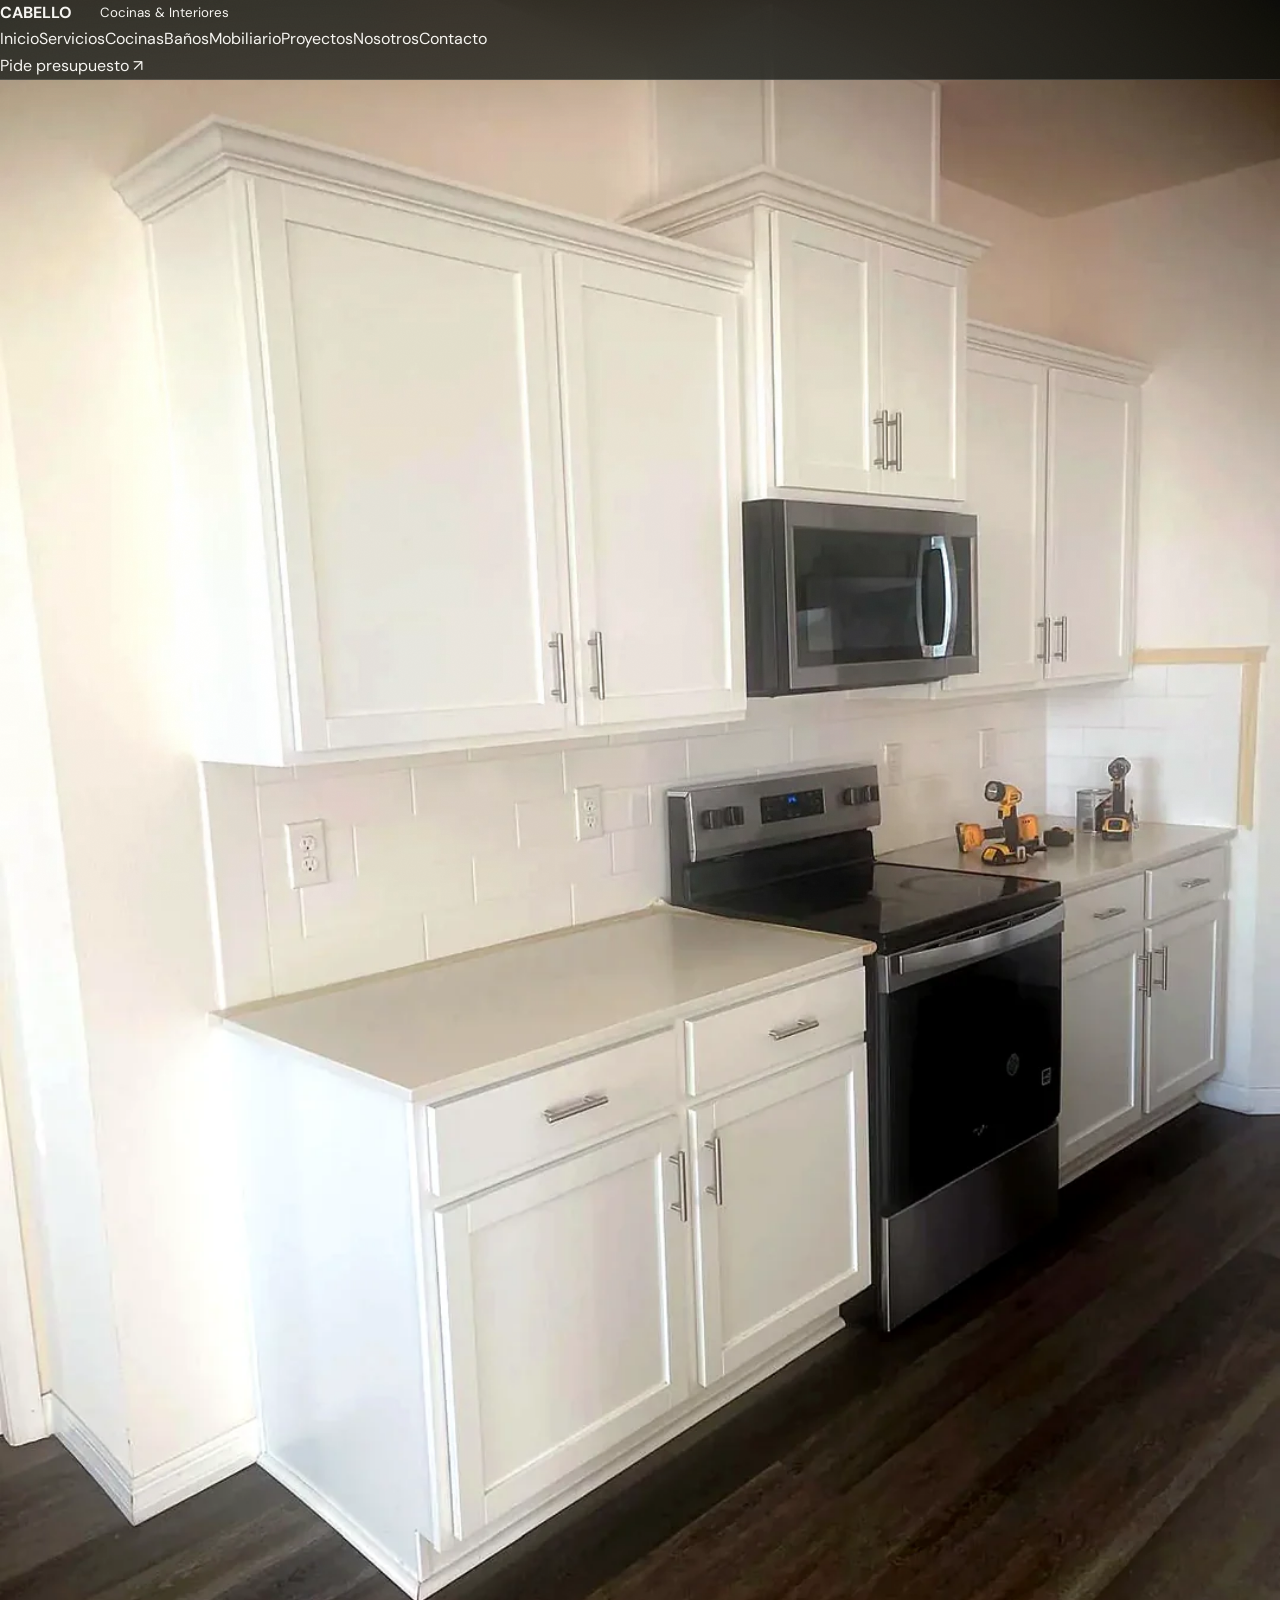
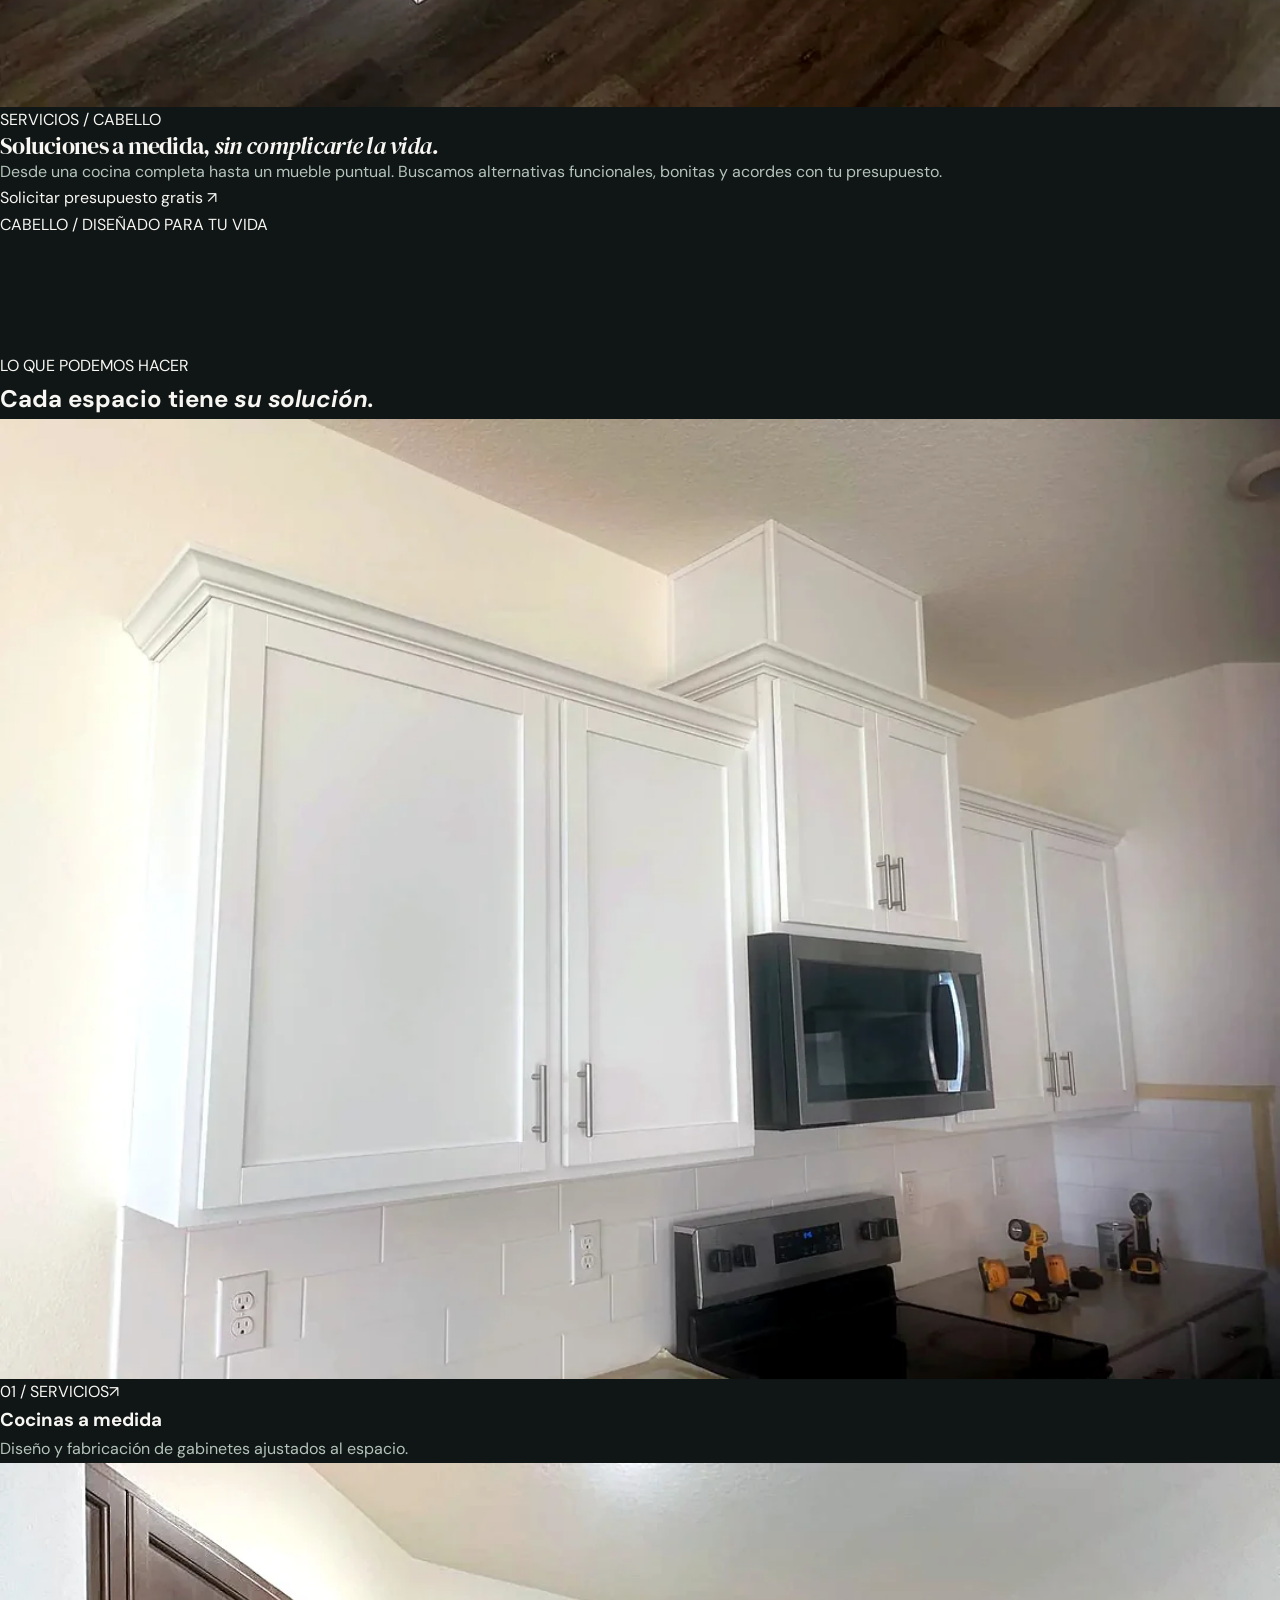
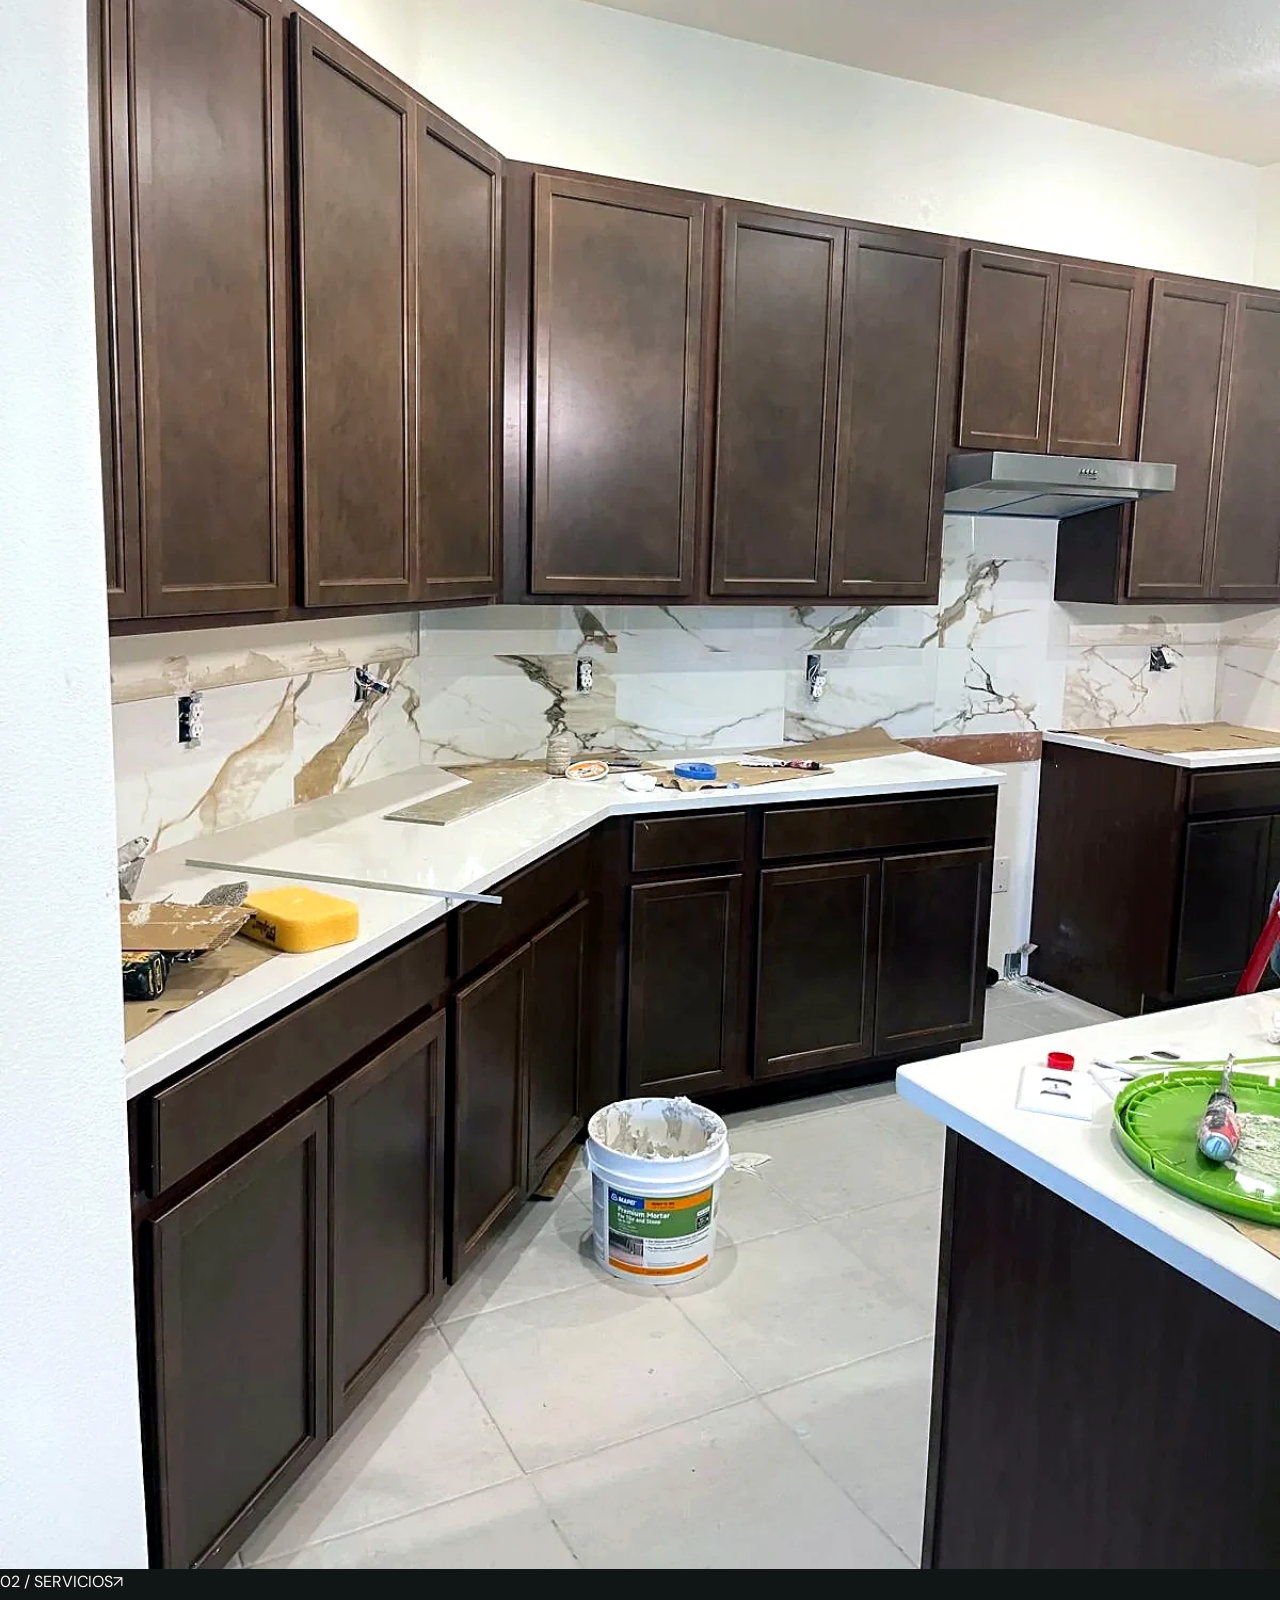
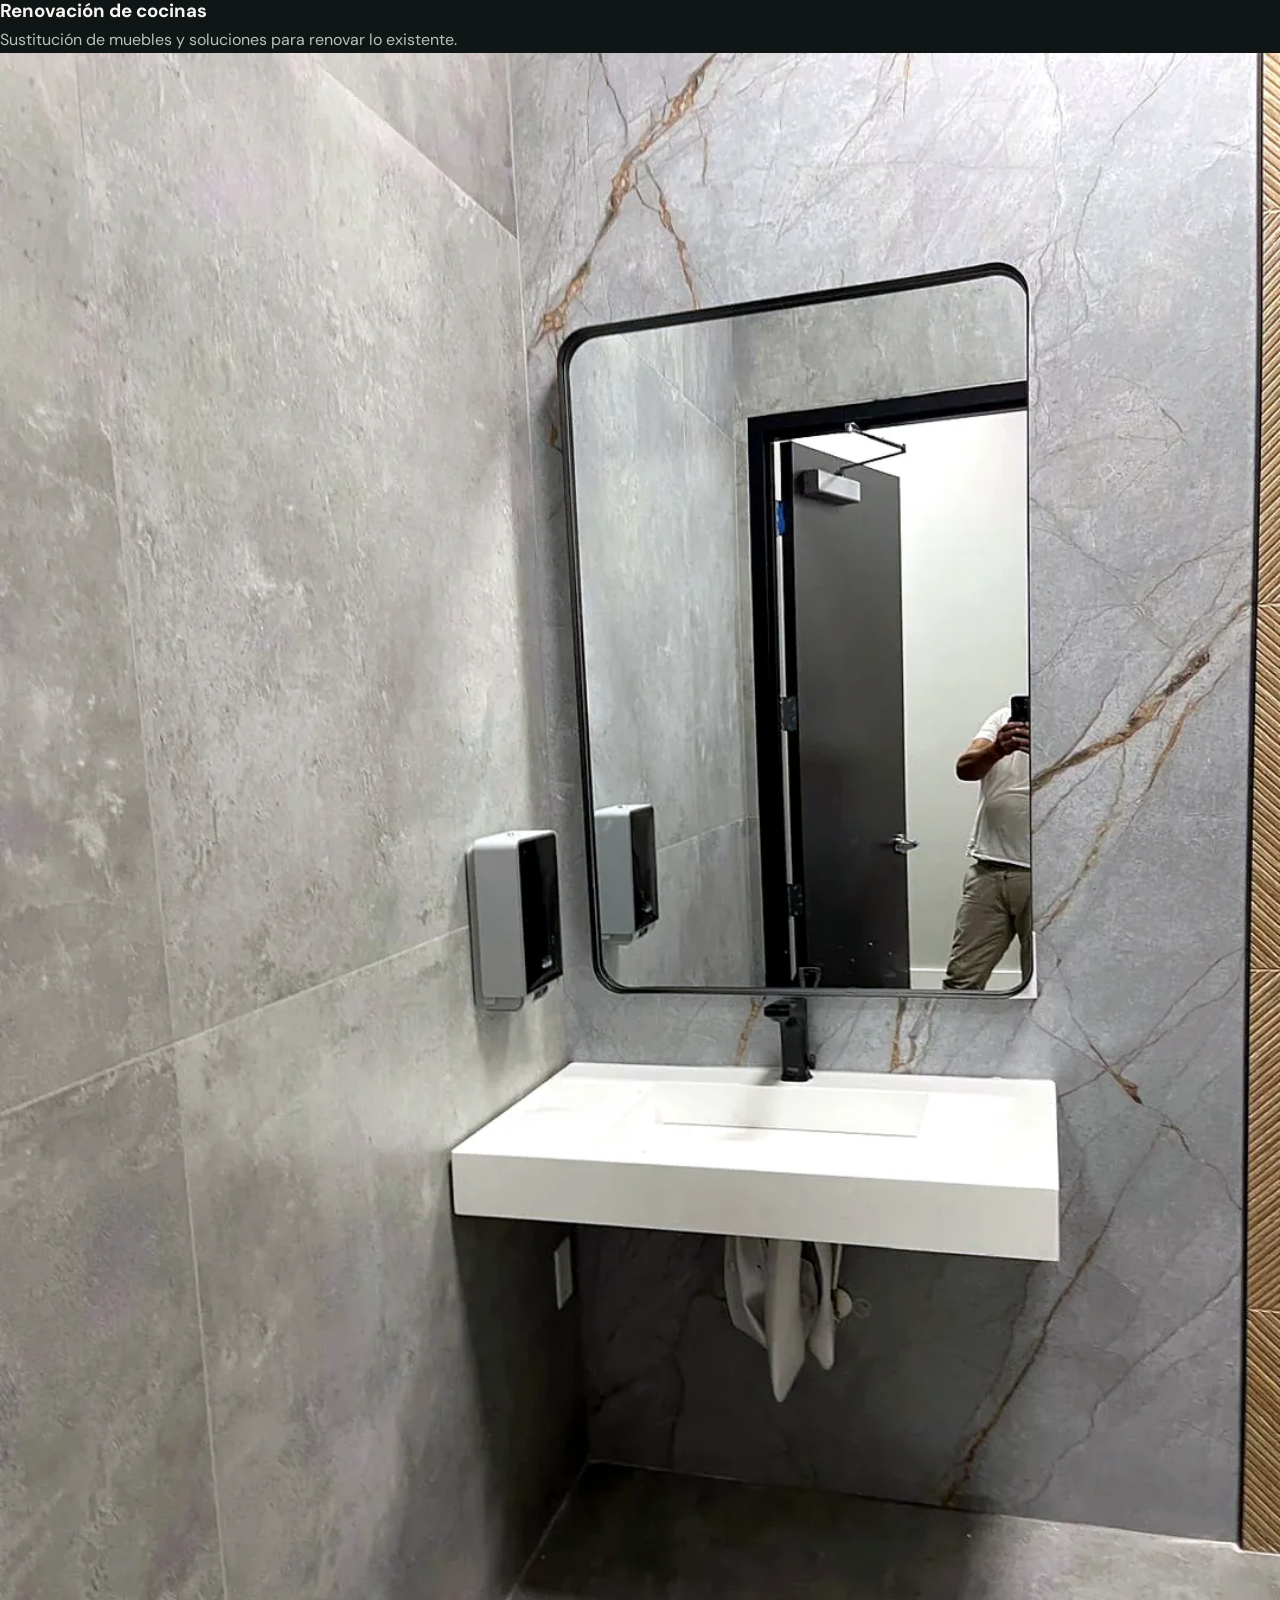
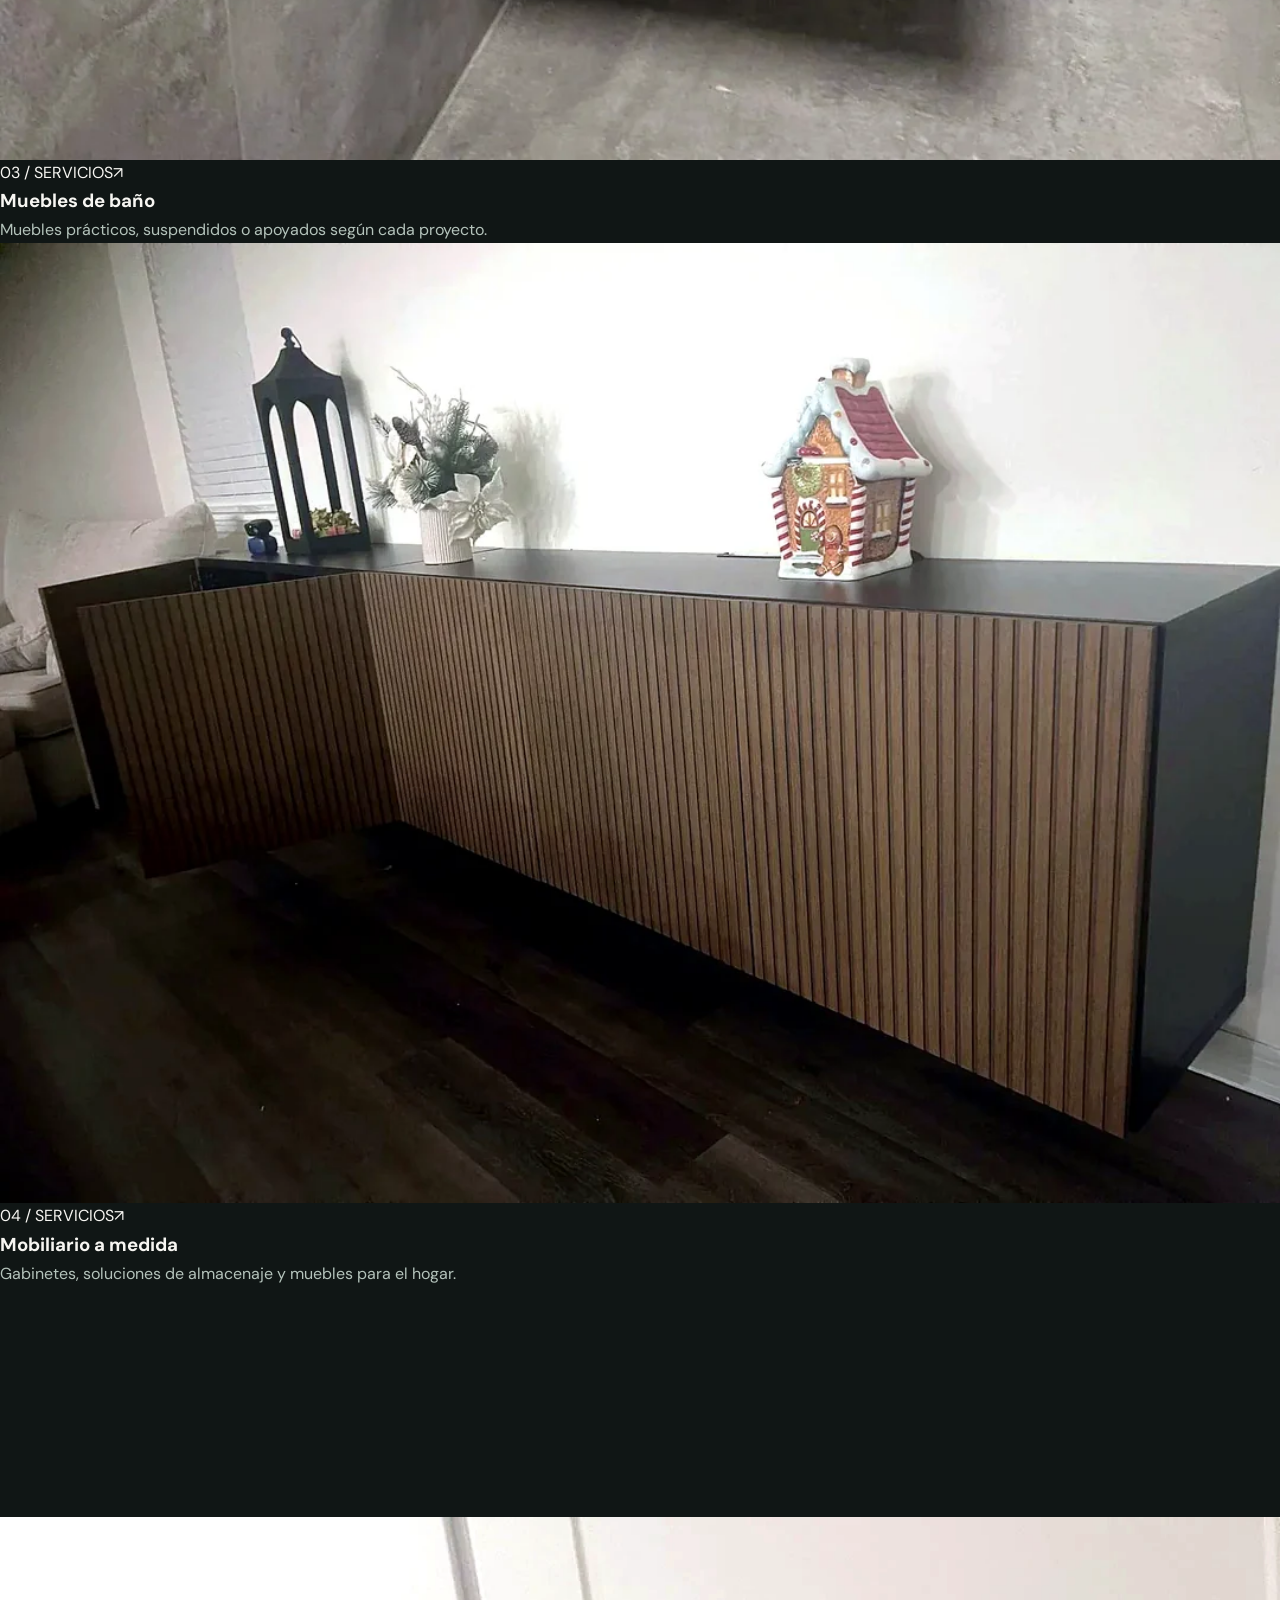
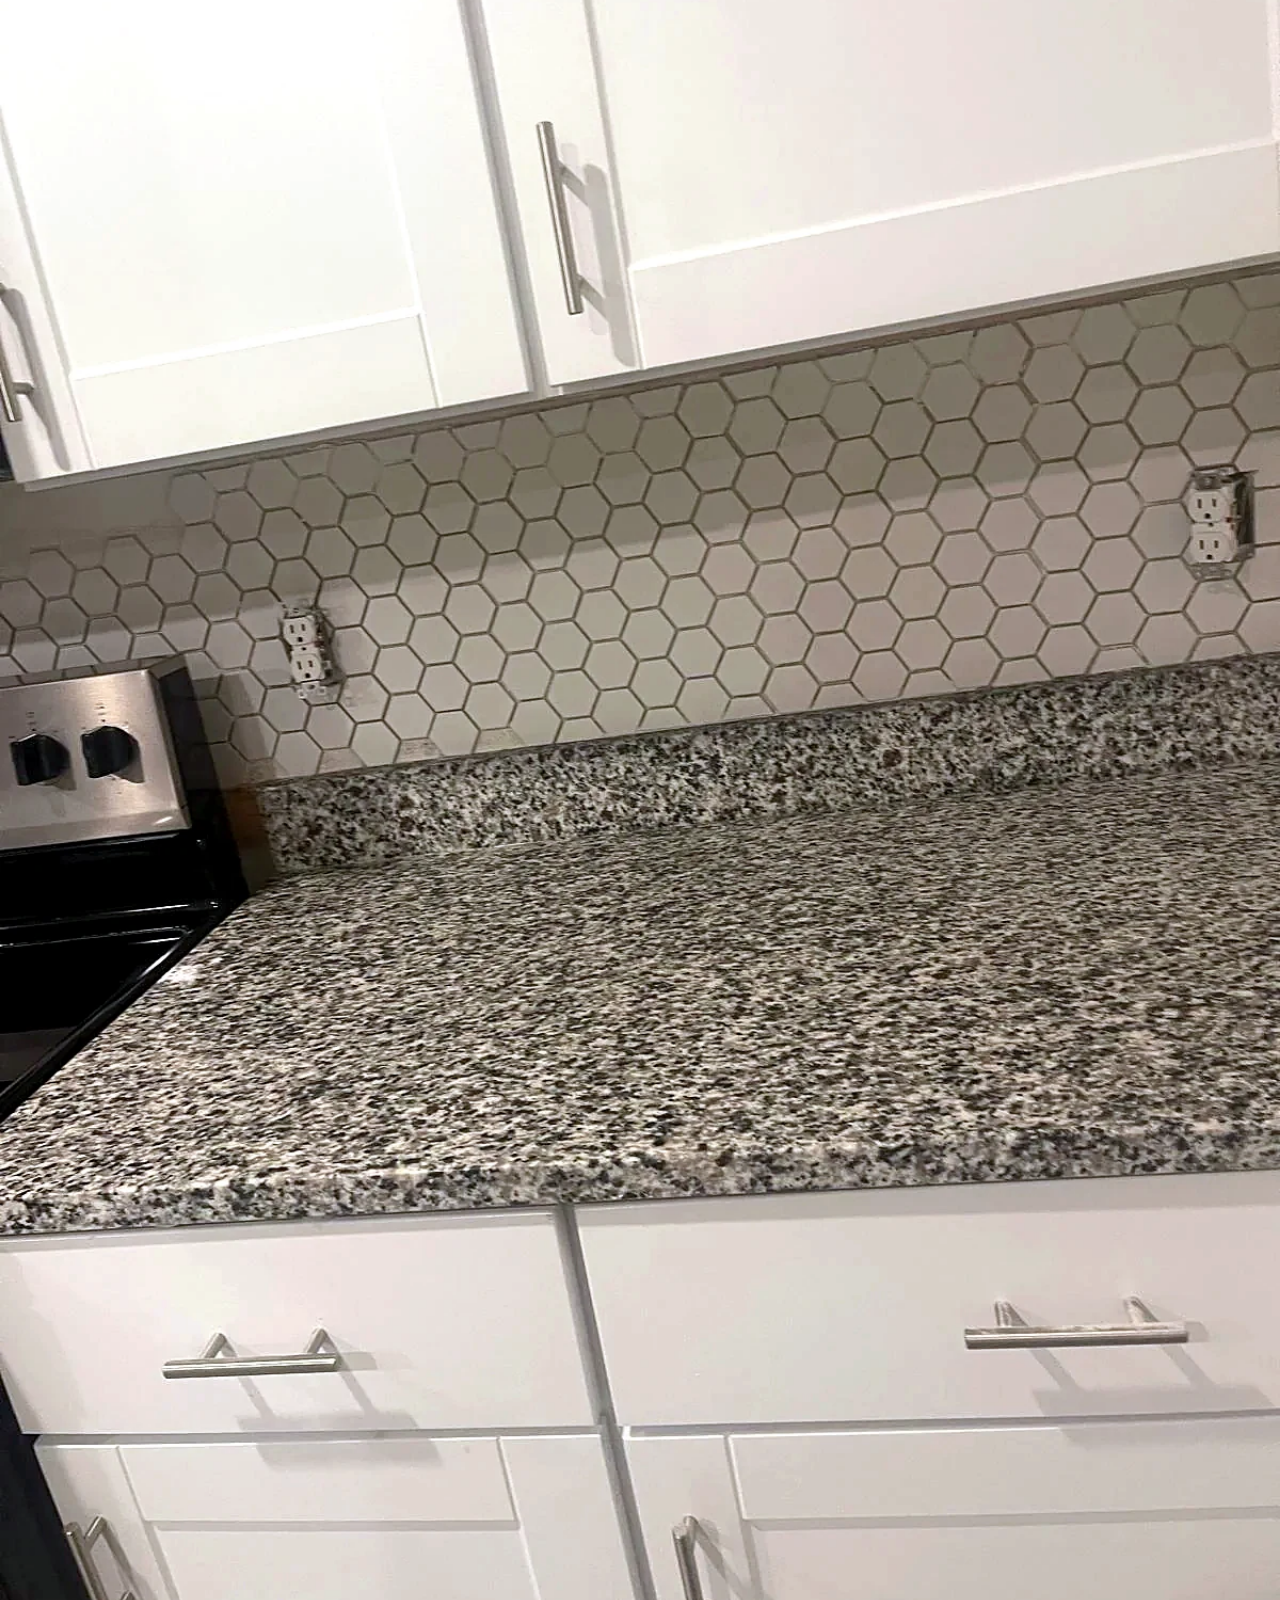
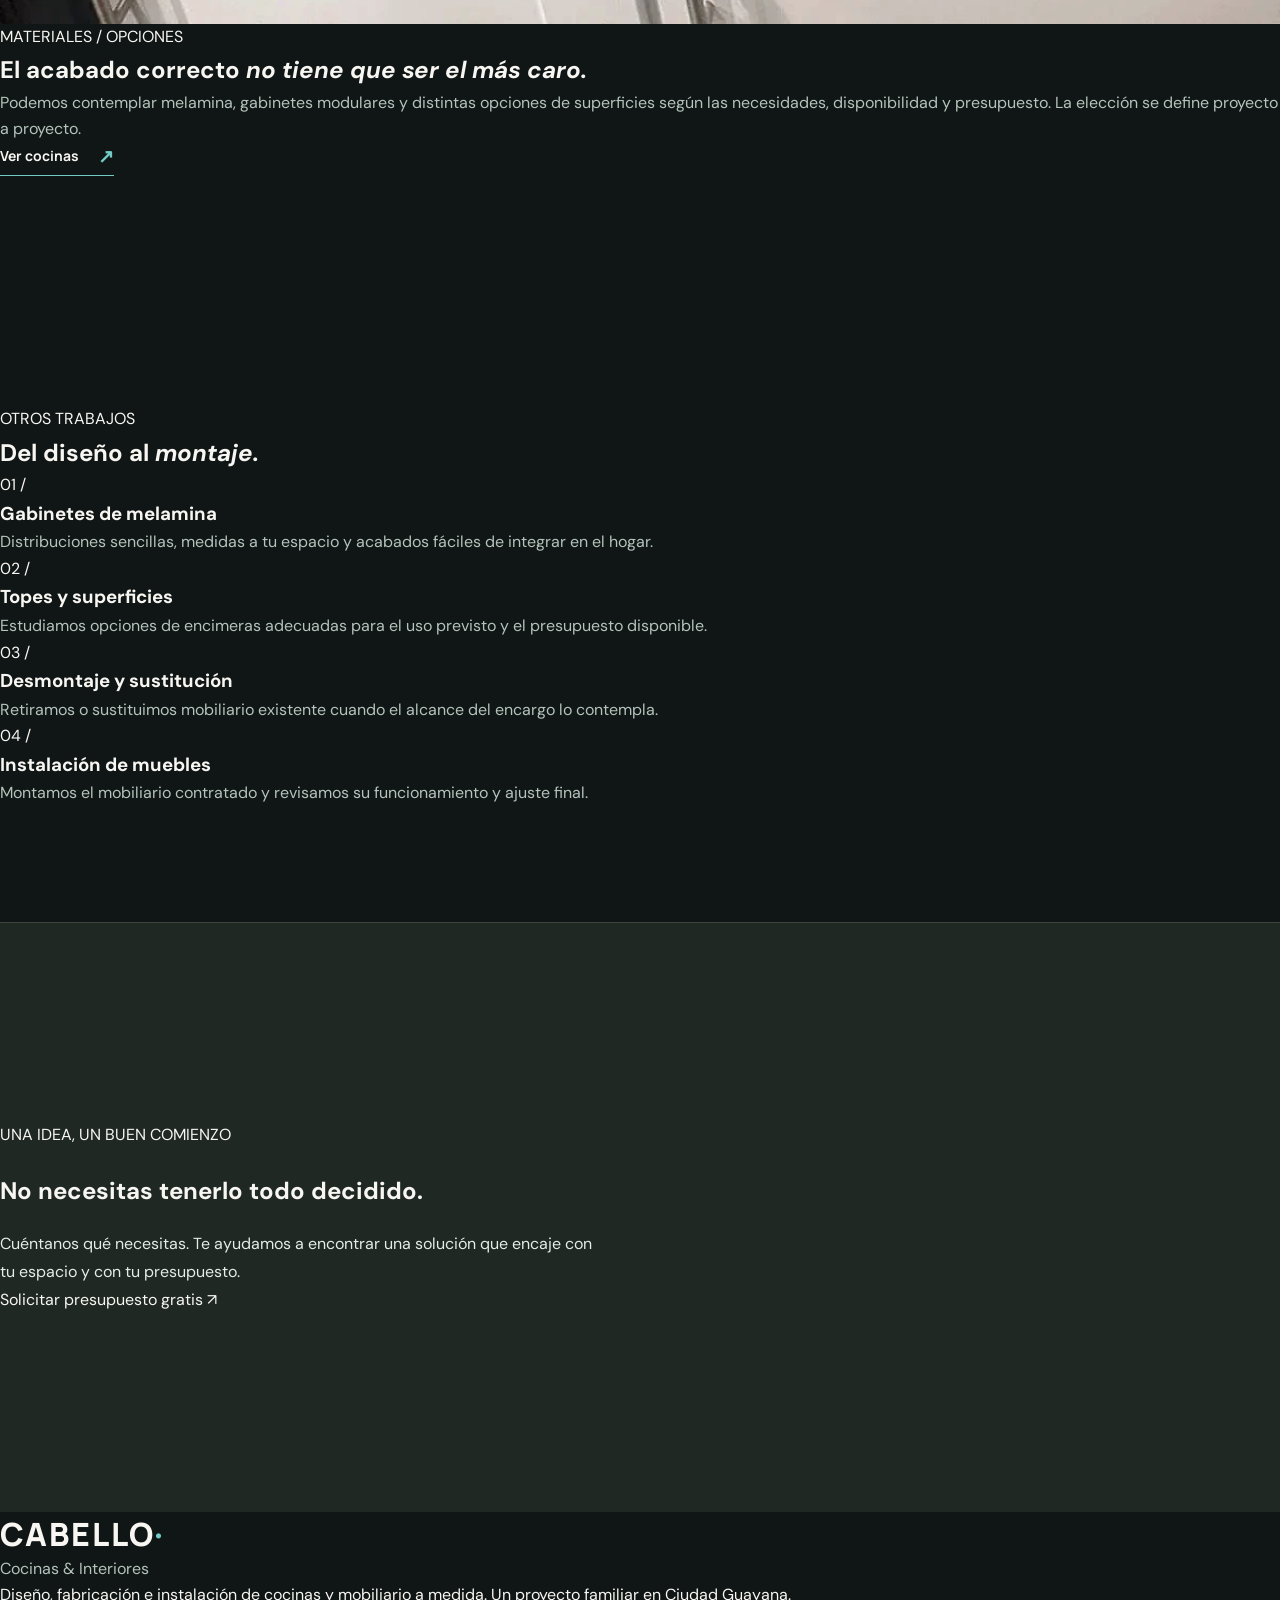
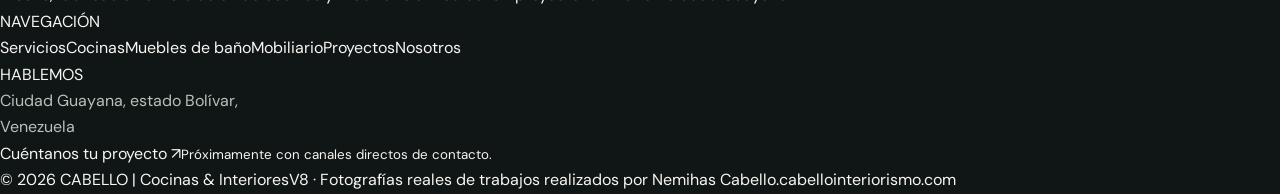
<file: servicios.html>
<!DOCTYPE html>
<html lang="es"><head><meta charset="UTF-8"><meta name="viewport" content="width=device-width, initial-scale=1"><meta name="theme-color" content="#111716"><meta name="description" content="Cocinas, gabinetes en melamina, muebles de baño, renovación e instalación de mobiliario a medida en Ciudad Guayana."><meta property="og:title" content="Servicios | CABELLO Cocinas &amp; Interiores"><meta property="og:description" content="Cocinas, gabinetes en melamina, muebles de baño, renovación e instalación de mobiliario a medida en Ciudad Guayana."><meta property="og:type" content="website"><meta property="og:url" content="https://cabellointeriorismo.com/servicios.html"><meta property="og:locale" content="es_VE"><title>Servicios | CABELLO Cocinas &amp; Interiores</title><link rel="canonical" href="https://cabellointeriorismo.com/servicios.html"><link rel="icon" href="assets/favicon.svg" type="image/svg+xml"><link rel="preconnect" href="https://fonts.googleapis.com"><link rel="preconnect" href="https://fonts.gstatic.com" crossorigin><link href="https://fonts.googleapis.com/css2?family=DM+Sans:wght@400;450;500;600;700&family=Manrope:wght@400;500;600;700;800&family=DM+Serif+Display:ital@0;1&display=swap" rel="stylesheet"><link rel="stylesheet" href="assets/styles.css"></head>
<body>
<a class="skip-link" href="#contenido">Saltar al contenido</a>
<header class="site-header" id="site-header">
  <div class="header-desktop"><div class="shell header-inner"><a class="brand" href="index.html" aria-label="CABELLO, ir a inicio"><strong>CABELLO</strong><span class="brand-line" aria-hidden="true"></span><small>Cocinas &amp; Interiores</small></a><nav class="nav-links" aria-label="Navegación principal"><a class="" href="index.html" >Inicio</a><a class="current" href="servicios.html" aria-current="page">Servicios</a><a class="" href="cocinas.html" >Cocinas</a><a class="" href="banos.html" >Baños</a><a class="" href="mobiliario.html" >Mobiliario</a><a class="" href="proyectos.html" >Proyectos</a><a class="" href="nosotros.html" >Nosotros</a><a class="" href="contacto.html" >Contacto</a></nav><a class="btn btn-sm" href="contacto.html">Pide presupuesto <span>↗</span></a></div></div>
  <div class="header-tablet"><div class="shell header-inner"><a class="brand" href="index.html"><strong>CABELLO</strong><span class="brand-line" aria-hidden="true"></span><small>Cocinas &amp; Interiores</small></a><button class="menu-button" type="button" data-menu-button="menu-tablet" aria-controls="menu-tablet" aria-expanded="false" aria-label="Abrir menú"><span></span><span></span></button></div><nav class="menu-panel" id="menu-tablet" aria-label="Navegación tablet" hidden><a class="" href="index.html">Inicio <span>↗</span></a><a class="current" href="servicios.html">Servicios <span>↗</span></a><a class="" href="cocinas.html">Cocinas <span>↗</span></a><a class="" href="banos.html">Baños <span>↗</span></a><a class="" href="mobiliario.html">Mobiliario <span>↗</span></a><a class="" href="proyectos.html">Proyectos <span>↗</span></a><a class="" href="nosotros.html">Nosotros <span>↗</span></a><a class="" href="contacto.html">Contacto <span>↗</span></a><a class="btn" href="contacto.html">Solicitar presupuesto <span>↗</span></a></nav></div>
  <div class="header-mobile"><div class="shell header-inner"><a class="brand" href="index.html"><strong>CABELLO</strong><small>COCINAS &amp; INTERIORES</small></a><button class="menu-button" type="button" data-menu-button="menu-mobile" aria-controls="menu-mobile" aria-expanded="false" aria-label="Abrir menú"><span></span><span></span></button></div><nav class="menu-panel" id="menu-mobile" aria-label="Navegación móvil" hidden><a class="" href="index.html">Inicio <span>↗</span></a><a class="current" href="servicios.html">Servicios <span>↗</span></a><a class="" href="cocinas.html">Cocinas <span>↗</span></a><a class="" href="banos.html">Baños <span>↗</span></a><a class="" href="mobiliario.html">Mobiliario <span>↗</span></a><a class="" href="proyectos.html">Proyectos <span>↗</span></a><a class="" href="nosotros.html">Nosotros <span>↗</span></a><a class="" href="contacto.html">Contacto <span>↗</span></a><a class="btn" href="contacto.html">Solicitar presupuesto <span>↗</span></a></nav></div>
</header>
<main id="contenido"><section class="subhero"><div class="subhero-visual"><img class="" src="assets/img/cocinas-blancas/cabello-cocina-blanca-completa-moderna-02.webp" alt="Vista completa de cocina blanca moderna con encimera clara y distribución eficiente." loading="eager" decoding="async" srcset="assets/img/cocinas-blancas/cabello-cocina-blanca-completa-moderna-02-1080.webp 1080w, assets/img/cocinas-blancas/cabello-cocina-blanca-completa-moderna-02.webp 1600w" sizes="(max-width: 767px) 92vw, (max-width: 1199px) 54vw, 40vw"></div><div class="subhero-shade"></div><div class="shell subhero-content"><span class="eyebrow">SERVICIOS / CABELLO</span><h1 class="display-title">Soluciones a medida, <em>sin complicarte la vida.</em></h1><p>Desde una cocina completa hasta un mueble puntual. Buscamos alternativas funcionales, bonitas y acordes con tu presupuesto.</p><div class="subhero-actions"><a class="btn " href="contacto.html">Solicitar presupuesto gratis <span aria-hidden="true">↗</span></a></div></div><div class="subhero-marker">CABELLO / DISEÑADO PARA TU VIDA</div></section><section class="section"><div class="shell"><div class="section-heading"><div><span class="eyebrow">LO QUE PODEMOS HACER</span><h2 class="display-title">Cada espacio tiene <em>su solución.</em></h2></div></div><div class="service-grid"><a class="service-card" href="cocinas.html"><div class="service-image"><img class="" src="assets/img/cocinas-blancas/cabello-cocina-blanca-angular-moderna-01.webp" alt="Cocina blanca en distribución angular con diseño limpio y funcional." loading="lazy" decoding="async" srcset="assets/img/cocinas-blancas/cabello-cocina-blanca-angular-moderna-01-1080.webp 1080w, assets/img/cocinas-blancas/cabello-cocina-blanca-angular-moderna-01.webp 1600w" sizes="(max-width: 767px) 92vw, (max-width: 1199px) 54vw, 40vw"></div><div class="service-info"><div class="tinyline"><span>01 / SERVICIOS</span><span>↗</span></div><h3>Cocinas a medida</h3><p>Diseño y fabricación de gabinetes ajustados al espacio.</p></div></a><a class="service-card" href="cocinas.html"><div class="service-image"><img class="" src="assets/img/cocinas-madera/cabello-cocina-madera-oscura-angular-02.webp" alt="Cocina de madera oscura con distribución angular y encimera clara." loading="lazy" decoding="async"></div><div class="service-info"><div class="tinyline"><span>02 / SERVICIOS</span><span>↗</span></div><h3>Renovación de cocinas</h3><p>Sustitución de muebles y soluciones para renovar lo existente.</p></div></a><a class="service-card" href="banos.html"><div class="service-image"><img class="" src="assets/img/banos-vanities/cabello-vanity-moderno-pared-texturizada-01.webp" alt="Vanity moderno con espejo negro y pared de acabado texturizado." loading="lazy" decoding="async" srcset="assets/img/banos-vanities/cabello-vanity-moderno-pared-texturizada-01-1080.webp 1080w, assets/img/banos-vanities/cabello-vanity-moderno-pared-texturizada-01.webp 1600w" sizes="(max-width: 767px) 92vw, (max-width: 1199px) 54vw, 40vw"></div><div class="service-info"><div class="tinyline"><span>03 / SERVICIOS</span><span>↗</span></div><h3>Muebles de baño</h3><p>Muebles prácticos, suspendidos o apoyados según cada proyecto.</p></div></a><a class="service-card" href="mobiliario.html"><div class="service-image"><img class="" src="assets/img/mobiliario-interiores/cabello-aparador-listonado-moderno-01.webp" alt="Aparador moderno con frente listonado y acabado oscuro en interior residencial." loading="lazy" decoding="async" srcset="assets/img/mobiliario-interiores/cabello-aparador-listonado-moderno-01-1080.webp 1080w, assets/img/mobiliario-interiores/cabello-aparador-listonado-moderno-01.webp 1600w" sizes="(max-width: 767px) 92vw, (max-width: 1199px) 54vw, 40vw"></div><div class="service-info"><div class="tinyline"><span>04 / SERVICIOS</span><span>↗</span></div><h3>Mobiliario a medida</h3><p>Gabinetes, soluciones de almacenaje y muebles para el hogar.</p></div></a></div></div></section><section class="section section-grain"><div class="shell split-feature reverse"><div class="split-visual reveal"><img class="" src="assets/img/cocinas-blancas/cabello-detalle-encimera-salpicadero-cocina-blanca-02.webp" alt="Detalle de encimera clara y salpicadero en cocina blanca moderna." loading="lazy" decoding="async"><div class="corner-tick"></div></div><div class="split-copy"><span class="eyebrow">MATERIALES / OPCIONES</span><h2 class="display-title">El acabado correcto <em>no tiene que ser el más caro.</em></h2><p>Podemos contemplar melamina, gabinetes modulares y distintas opciones de superficies según las necesidades, disponibilidad y presupuesto. La elección se define proyecto a proyecto.</p><a class="inline-link" href="cocinas.html">Ver cocinas<span>↗</span></a></div></div></section><section class="section section-grain"><div class="shell"><div class="section-heading"><div><span class="eyebrow">OTROS TRABAJOS</span><h2 class="display-title">Del diseño al <em>montaje.</em></h2></div></div><div class="detail-grid"><article><span>01 /</span><h3>Gabinetes de melamina</h3><p>Distribuciones sencillas, medidas a tu espacio y acabados fáciles de integrar en el hogar.</p></article><article><span>02 /</span><h3>Topes y superficies</h3><p>Estudiamos opciones de encimeras adecuadas para el uso previsto y el presupuesto disponible.</p></article><article><span>03 /</span><h3>Desmontaje y sustitución</h3><p>Retiramos o sustituimos mobiliario existente cuando el alcance del encargo lo contempla.</p></article><article><span>04 /</span><h3>Instalación de muebles</h3><p>Montamos el mobiliario contratado y revisamos su funcionamiento y ajuste final.</p></article></div></div></section><section class="bottom-cta"><div class="shell cta-content"><div><span class="eyebrow">UNA IDEA, UN BUEN COMIENZO</span><h2 class="display-title">No necesitas tenerlo todo decidido.</h2><p>Cuéntanos qué necesitas. Te ayudamos a encontrar una solución que encaje con tu espacio y con tu presupuesto.</p></div><a class="btn " href="contacto.html">Solicitar presupuesto gratis <span aria-hidden="true">↗</span></a></div></section></main>
<footer class="site-footer"><div class="shell"><div class="footer-top"><div class="footer-brand"><a href="index.html" class="footer-logo">CABELLO<span>·</span></a><p>Cocinas &amp; Interiores</p><div class="footer-summary">Diseño, fabricación e instalación de cocinas y mobiliario a medida. Un proyecto familiar en Ciudad Guayana.</div></div><div><span class="footer-label">NAVEGACIÓN</span><div class="footer-links"><a href="servicios.html">Servicios</a><a href="cocinas.html">Cocinas</a><a href="banos.html">Muebles de baño</a><a href="mobiliario.html">Mobiliario</a><a href="proyectos.html">Proyectos</a><a href="nosotros.html">Nosotros</a></div></div><div><span class="footer-label">HABLEMOS</span><p>Ciudad Guayana, estado Bolívar,<br>Venezuela</p><a href="contacto.html" class="footer-linkcta">Cuéntanos tu proyecto ↗</a><small>Próximamente con canales directos de contacto.</small></div></div><div class="footer-bottom"><span>© 2026 CABELLO | Cocinas &amp; Interiores</span><span>V8 · Fotografías reales de trabajos realizados por Nemihas Cabello.</span><span>cabellointeriorismo.com</span></div></div></footer>
<script src="assets/site.js" defer></script>
</body></html>
</file>
<file: assets/cabello-v16.css>
/* CABELLO | Cocinas & Interiores — Dark Editorial V11 */
:root{--dark:#151515;--graphite:#222222;--light:#f6f6f6;--muted:#bfbfbf;--turquoise:#b8b8b8;--line:rgba(255,255,255,.13);--serif:'DM Serif Display',Georgia,serif;--sans:'DM Sans',Arial,sans-serif;--brand:'Manrope',Arial,sans-serif;--max:1320px}
*,*::before,*::after{box-sizing:border-box}html{scroll-behavior:smooth;scroll-padding-top:90px}body{margin:0;background:var(--dark);color:var(--light);font:400 16px/1.65 var(--sans);-webkit-font-smoothing:antialiased;min-width:320px}body::before{content:"";pointer-events:none;position:fixed;inset:0;z-index:100;opacity:.02;background-image:url("data:image/svg+xml,%3Csvg xmlns='http://www.w3.org/2000/svg' width='180' height='180'%3E%3Cfilter id='n'%3E%3CfeTurbulence type='fractalNoise' baseFrequency='.69' numOctaves='2' stitchTiles='stitch'/%3E%3C/filter%3E%3Crect width='100%25' height='100%25' filter='url(%23n)'/%3E%3C/svg%3E")}body.menu-open{overflow:hidden}a{color:inherit;text-decoration:none}button,input,textarea,select{font:inherit}button{cursor:pointer}h1,h2,h3,p,figure{margin:0}img{display:block;width:100%;max-width:100%;height:auto}p{color:var(--muted)}.container{max-width:var(--max);width:calc(100% - 112px);margin-inline:auto}h1,.display-heading{font-family:var(--serif);font-weight:400;line-height:1.07;letter-spacing:-.03em}.display-heading{font-size:clamp(2.7rem,5vw,5.3rem)}h1 i,.display-heading i{font-weight:400;color:#e7e7e7}.overline{display:inline-flex;gap:13px;align-items:center;letter-spacing:.19em;text-transform:uppercase;color:#d7d7d7;font:700 .66rem/1.4 var(--brand)}.overline::before{content:"";width:28px;height:1px;background:var(--turquoise);flex:none}.skip-link{position:fixed;z-index:200;left:12px;top:-100px;padding:12px;background:var(--turquoise);color:#1f1f1f}.skip-link:focus{top:12px}:focus-visible{outline:3px solid var(--turquoise);outline-offset:3px}[hidden]{display:none!important}
/* Buttons and links */
.button{display:inline-flex;justify-content:center;align-items:center;gap:23px;min-height:54px;padding:14px 23px;border-radius:7px;font:750 .84rem/1.4 var(--brand);border:1px solid var(--turquoise);transition:transform .2s,background .2s,box-shadow .2s}.button--primary{background:var(--turquoise);color:#202020}.button--outline{color:#ffffff;background:rgba(17,17,17,.28);border-color:rgba(255,255,255,.47);backdrop-filter:blur(9px)}.button:hover{transform:translateY(-2px)}.button--primary:hover{background:#dadada;box-shadow:0 15px 35px rgba(184,184,184,.16)}.button--outline:hover{border-color:var(--turquoise);background:rgba(255,255,255,.12)}.button-arrow{font-size:1.15rem;font-weight:400}.inline-link{display:inline-flex;align-items:center;gap:19px;padding-bottom:6px;border-bottom:1px solid var(--turquoise);font:700 .87rem var(--brand)}.inline-link:hover{color:#dfdfdf}.inline-link span{color:var(--turquoise);font-size:1.18rem}
/* Header variants: one visible at a time */
.site-header{position:absolute;top:0;left:0;right:0;z-index:70;background:rgba(14,14,14,.7);border-bottom:1px solid var(--line);backdrop-filter:blur(20px);-webkit-backdrop-filter:blur(20px)}.header-layout{height:90px;display:flex;align-items:center;gap:23px}.brand{display:flex;align-items:center;gap:14px;min-width:0;flex-shrink:0;white-space:nowrap}.brand-main{font:800 1.43rem/1 var(--brand);letter-spacing:.045em}.brand-divider{width:1px;height:29px;background:var(--turquoise)}.brand-sub{font:700 .57rem/1.4 var(--brand);letter-spacing:.15em;color:#e6e6e6}.brand-sub em{color:var(--turquoise);font-style:normal}.nav-desktop{display:flex;gap:clamp(10px,1.2vw,21px);align-items:center;margin-left:auto}.nav-desktop a{font:650 .73rem var(--brand);white-space:nowrap;position:relative;padding-block:11px;color:#e9e9e9}.nav-desktop a:after{content:"";position:absolute;bottom:5px;left:0;right:100%;height:1px;background:var(--turquoise);transition:right .2s}.nav-desktop a.is-current:after,.nav-desktop a:hover:after{right:0}.nav-desktop a.is-current{color:#e0e0e0}.head-cta{border:1px solid var(--turquoise);border-radius:7px;background:var(--turquoise);color:#1e1e1e;padding:12px 13px;font:800 .74rem var(--brand);white-space:nowrap}.head-cta span{margin-left:7px}.header-tablet,.header-mobile{display:none}.menu-toggle{height:46px;width:46px;display:flex;align-items:center;justify-content:center;flex-direction:column;gap:5px;border:1px solid rgba(255,255,255,.22);background:rgba(255,255,255,.055);border-radius:7px}.menu-toggle span{display:block;width:22px;height:2px;background:#ffffff;transition:transform .2s,opacity .2s}.menu-toggle[aria-expanded="true"] span:first-child{transform:translateY(7px) rotate(45deg)}.menu-toggle[aria-expanded="true"] span:nth-child(2){opacity:0}.menu-toggle[aria-expanded="true"] span:last-child{transform:translateY(-7px) rotate(-45deg)}.dropdown{position:absolute;top:100%;left:0;right:0;padding:19px max(5%,23px) 25px;background:rgba(22,22,22,.98);border-bottom:1px solid var(--line);box-shadow:0 32px 60px rgba(0,0,0,.46);max-height:calc(100svh - 72px);overflow:auto}.dropdown>a{display:block;padding:12px 5px;border-bottom:1px solid var(--line);font:650 .95rem var(--brand)}.dropdown>a.is-current{color:var(--turquoise)}.dropdown>a.dropdown-cta{margin-top:14px;background:var(--turquoise);text-align:center;border-radius:5px;color:#202020}
/* Hero with photographs of completed work; no AI images */
.hero{position:relative;isolation:isolate;display:flex;align-items:center;overflow:hidden;background:#2a2a2a;min-height:750px;height:min(93svh,980px)}.hero--subpage{min-height:650px;height:min(80svh,840px)}.hero-photography,.hero-shadow{position:absolute;inset:0}.hero-photography{z-index:-2}.hero-photography img{height:100%;width:100%;object-fit:cover;object-position:75% center;filter:saturate(.94)}.hero-shadow{background:linear-gradient(90deg,#0f0f0f 0%,rgba(15,15,15,.96) 26%,rgba(15,15,15,.78) 44%,rgba(15,15,15,.19) 90%),linear-gradient(0deg,rgba(12,12,12,.7),transparent 36%,rgba(12,12,12,.3) 100%)}.hero-layout{z-index:1;position:relative;padding-block:155px 120px}.hero-main{max-width:720px;width:63%}.hero h1{font-size:clamp(4rem,6.6vw,7.2rem);margin:24px 0 24px}.hero--subpage h1{font-size:clamp(3.8rem,6vw,6.4rem)}.hero-description{max-width:560px;font-size:1.09rem;line-height:1.75;color:#eaeaea}.hero-buttons{display:flex;flex-wrap:wrap;gap:12px;margin-top:34px}.hero-footnote{display:flex;align-items:center;gap:16px;margin-top:61px;color:#cdcdcd;font:650 .62rem/1.5 var(--brand);letter-spacing:.15em;text-transform:uppercase}.footnote-line{width:50px;height:1px;background:var(--turquoise)}.hero-photo-label{position:absolute;right:5%;bottom:33px;border-left:2px solid var(--turquoise);padding-left:13px;color:#ebebeb;text-shadow:0 1px 10px #000000;font:700 .65rem var(--brand);letter-spacing:.17em}
/* Sections, layered backgrounds */
.section{padding:clamp(80px,9vw,148px) 0;position:relative}.section--intro{background:linear-gradient(140deg,#272727,#161616 65%,#252525)}.section--services{background:radial-gradient(ellipse at 75% 9%,#373737,#1e1e1e 45%,#161616 98%)}.section--portfolio{background:linear-gradient(145deg,#242424,#151515 65%,#2b2b2b)}.section--process{background:linear-gradient(140deg,#1b1b1b,#303030,#1b1b1b)}.feature-section{background:linear-gradient(125deg,#161616,#2a2a2a 58%,#191919)}.section--narrow{background:#1c1c1c}.section--gallery{background:linear-gradient(130deg,#222222,#151515 67%)}.section--contact{background:radial-gradient(ellipse at 84% 18%,#323232,#161616 70%)}.section-head{display:flex;align-items:end;justify-content:space-between;gap:50px;margin-bottom:44px}.section-head h2{margin-top:22px}.section-head>p{max-width:390px;font-size:.97rem;line-height:1.8}.section-head .inline-link{flex-shrink:0}
.trust-strip{background:linear-gradient(100deg,#232323,#323232,#212121);border-block:1px solid var(--line)}.trust-grid{display:grid;grid-template-columns:repeat(3,minmax(0,1fr))}.trust-grid>div{display:flex;gap:16px;align-items:center;padding:28px 25px;border-right:1px solid var(--line)}.trust-grid>div:first-child{padding-left:0}.trust-grid>div:last-child{border:0}.trust-index{font:400 1.25rem var(--serif);color:var(--turquoise)}.trust-grid strong{display:block;font:750 .91rem var(--brand)}.trust-grid p{font-size:.8rem;margin-top:4px}
.intro-layout{display:grid;grid-template-columns:1.45fr .8fr;gap:clamp(45px,8vw,155px);align-items:end}.intro-layout h2{margin-top:23px}.intro-aside{padding-bottom:7px}.intro-rule{display:block;width:70px;height:1px;background:var(--turquoise);margin-bottom:24px}.intro-aside p{line-height:1.85;font-size:1rem}.intro-aside p+p{margin-top:16px}.intro-aside .inline-link{margin-top:22px}
/* Full bleed photo cards */
.project-grid{display:grid;grid-template-columns:repeat(3,minmax(0,1fr));gap:19px}.project-tile{position:relative;display:block;min-height:490px;overflow:hidden;border-radius:9px;background:#323232;isolation:isolate;box-shadow:0 26px 55px rgba(0,0,0,.2);border:1px solid rgba(255,255,255,.12);transition:transform .3s,border-color .3s}.project-tile:hover{transform:translateY(-5px);border-color:var(--turquoise)}.project-media,.photo-vignette{position:absolute;inset:0}.project-media{z-index:-2}.project-media img{width:100%;height:100%;object-fit:cover;transition:transform .5s}.project-tile:hover .project-media img{transform:scale(1.04)}.photo-vignette{background:linear-gradient(0deg,rgba(9,9,9,.96),rgba(9,9,9,.45) 42%,transparent 80%)}.project-overlay{position:absolute;left:27px;right:27px;bottom:25px;z-index:1}.project-overlay .overline{font-size:.58rem}.project-overlay .overline:before{width:17px}.project-overlay h3{font:400 clamp(1.6rem,2vw,2.4rem)/1.15 var(--serif);margin:13px 0 7px}.project-overlay p{font-size:.84rem;line-height:1.65;color:#e2e2e2;padding-right:25px}.tile-arrow{position:absolute;right:0;bottom:0;color:var(--turquoise);font-size:1.32rem}
/* Editorial splits */
.editorial-split{display:grid;grid-template-columns:1.02fr .98fr;gap:clamp(55px,7vw,130px);align-items:center}.editorial-split--reverse .feature-image{order:2}.editorial-split--reverse .feature-content{order:1}.feature-image{min-height:560px;position:relative;overflow:hidden;border-radius:9px;box-shadow:0 35px 70px rgba(0,0,0,.26)}.feature-image img{position:absolute;inset:0;width:100%;height:100%;object-fit:cover}.feature-image:after{content:"";position:absolute;inset:0;background:linear-gradient(0deg,rgba(10,10,10,.73),transparent 40%)}.feature-image figcaption{position:absolute;bottom:24px;left:25px;z-index:1;letter-spacing:.12em;font:700 .67rem var(--brand)}.caption-line{display:inline-block;width:22px;height:1px;background:var(--turquoise);vertical-align:middle;margin-right:10px}.feature-content h2{margin:24px 0}.feature-content p{font-size:1.02rem;line-height:1.9}.feature-content p+p{margin-top:15px}.feature-content .inline-link{margin-top:27px}
/* Portfolio collage */
.portfolio-mosaic{display:grid;grid-template-columns:1.6fr 1fr 1fr;grid-template-rows:repeat(2,230px);gap:15px}.mosaic-item{position:relative;overflow:hidden;border-radius:9px;background:#2d2d2d}.mosaic-item--wide{grid-row:span 2}.mosaic-item img{width:100%;height:100%;object-fit:cover;transition:transform .4s}.mosaic-item:hover img{transform:scale(1.035)}.mosaic-item:after{content:"";position:absolute;inset:0;background:linear-gradient(0deg,rgba(9,9,9,.78),transparent 52%)}.mosaic-item>span{display:flex;justify-content:space-between;position:absolute;bottom:21px;left:21px;right:21px;z-index:1;font:700 .77rem var(--brand)}.mosaic-item b{color:var(--turquoise)}.portfolio-bottom{display:flex;align-items:center;justify-content:space-between;gap:18px;margin-top:27px}.portfolio-bottom>span{font:700 .65rem var(--brand);letter-spacing:.17em;color:#afafaf}
/* Process and repair / informational grids */
.steps{display:grid;grid-template-columns:repeat(4,minmax(0,1fr));gap:26px}.step{padding-top:22px;border-top:1px solid var(--line)}.step-num{font:400 2.65rem var(--serif);color:var(--turquoise)}.step-line{height:1px;width:34px;background:var(--turquoise);margin:25px 0}.step h3{font:400 1.5rem var(--serif);margin-bottom:10px}.step p{font-size:.84rem;line-height:1.8}.info-columns{display:grid;grid-template-columns:repeat(3,1fr);gap:19px}.repair-grid{display:grid;grid-template-columns:repeat(2,1fr);gap:19px}.info-columns article,.repair-grid article{min-height:235px;padding:35px;border:1px solid var(--line);border-radius:9px;background:linear-gradient(145deg,rgba(255,255,255,.058),rgba(255,255,255,.012));box-shadow:0 20px 45px rgba(0,0,0,.08)}.info-columns article>span,.repair-num{display:block;color:var(--turquoise);font:700 .72rem var(--brand);margin-bottom:30px;letter-spacing:.14em}.info-columns h3,.repair-grid h3{font:400 1.62rem var(--serif);margin-bottom:11px}.info-columns p,.repair-grid p{font-size:.9rem;line-height:1.78}.note-panel{padding:60px;border-radius:10px;border:1px solid rgba(184,184,184,.25);background:linear-gradient(130deg,#2e2e2e,#1b1b1b)}.note-panel h2{margin:21px 0}.note-panel p{max-width:680px;line-height:1.8}.note-panel .button{margin-top:24px}
/* Real photograph in final CTA; footer below has no photo */
.bottom-cta{position:relative;min-height:590px;display:flex;align-items:center;isolation:isolate;background:#262626;overflow:hidden;border-top:1px solid var(--line)}.bottom-photo,.bottom-photo-overlay{position:absolute;inset:0}.bottom-photo{z-index:-2}.bottom-photo img{width:100%;height:100%;object-fit:cover;object-position:72% 50%}.bottom-photo-overlay{z-index:-1;background:linear-gradient(90deg,rgba(13,13,13,.98),rgba(13,13,13,.87) 38%,rgba(13,13,13,.23) 90%),linear-gradient(0deg,rgba(13,13,13,.55),transparent 60%)}.bottom-cta-inner{padding-block:100px}.bottom-cta h2{margin:23px 0 19px}.bottom-cta p{max-width:600px;color:#eaeaea;line-height:1.8}.bottom-cta .button{margin-top:27px}
.footer{background:radial-gradient(ellipse at 80% 15%,#2e2e2e,#151515 68%);padding-top:80px;border-top:1px solid var(--line)}.footer-main{display:grid;grid-template-columns:1.55fr .8fr .8fr 1fr;gap:45px;padding-bottom:66px}.footer-logo{font:800 2rem var(--brand);letter-spacing:.06em}.footer-logo span{color:var(--turquoise)}.footer-descriptor{font:700 .63rem var(--brand);letter-spacing:.19em;color:#d5d5d5;margin:10px 0 25px}.footer-about p{font-size:.85rem;line-height:1.86;max-width:340px}.footer h3{font:750 .68rem var(--brand);letter-spacing:.16em;color:#dbdbdb;text-transform:uppercase;margin:10px 0 23px}.footer-main a:not(.footer-logo):not(.footer-contact){display:block;margin:10px 0;font-size:.84rem;color:#e2e2e2}.footer-main a:hover{color:var(--turquoise)}.footer-main .footer-last p{font-size:.86rem}.footer-contact{display:inline-block;margin-top:20px;border-bottom:1px solid var(--turquoise);font-size:.84rem;padding-bottom:7px}.footer-legal{border-top:1px solid var(--line);display:flex;justify-content:space-between;gap:15px;padding:24px 0;color:#b1b1b1;font-size:.75rem}
/* Gallery */
.gallery-controls{display:flex;gap:9px;flex-wrap:wrap;margin-bottom:27px}.filter{padding:11px 18px;border:1px solid var(--line);border-radius:60px;background:rgba(255,255,255,.04);color:white;font:700 .76rem var(--brand)}.filter.is-active,.filter:hover{border-color:var(--turquoise);color:#e1e1e1}.filter span{color:var(--turquoise);margin-left:6px}.gallery-grid{display:grid;grid-template-columns:repeat(4,minmax(0,1fr));gap:13px}.gallery-card{padding:0;border:1px solid var(--line);border-radius:8px;overflow:hidden;text-align:left;background:#2e2e2e;color:white;min-width:0}.gallery-photo{height:250px;overflow:hidden}.gallery-photo img{width:100%;height:100%;object-fit:cover;transition:transform .35s}.gallery-card:hover img{transform:scale(1.04)}.gallery-card-label{display:flex;align-items:center;justify-content:space-between;gap:10px;padding:14px;font:700 .75rem var(--brand)}.gallery-card-label span{color:var(--turquoise)}.gallery-hint{font-size:.78rem;margin-top:22px}.lightbox{padding:20px;width:min(94vw,1080px);max-height:94vh;overflow:auto;background:#191919;color:white;border:1px solid var(--line);border-radius:9px;box-shadow:0 30px 100px #0009}.lightbox::backdrop{background:rgba(0,0,0,.85);backdrop-filter:blur(5px)}.lightbox img{max-height:77vh;object-fit:contain}.lightbox-close{float:right;margin-bottom:12px;padding:8px 14px;border:1px solid var(--line);background:#303030;color:white;border-radius:5px}.lightbox-caption{font-size:.83rem;margin-top:12px}
/* Contact mock-up: explicit no-send */
.contact-layout{display:grid;grid-template-columns:.84fr 1fr;gap:clamp(50px,8vw,130px)}.contact-side h2{margin:24px 0}.contact-side>p{line-height:1.85}.contact-side figure{height:295px;margin:34px 0 20px;overflow:hidden;border-radius:8px}.contact-side figure img{height:100%;object-fit:cover}.contact-note{font-size:.8rem;color:#b3b3b3}.form-panel{padding:38px;border-radius:10px;border:1px solid var(--line);background:linear-gradient(150deg,rgba(255,255,255,.072),rgba(255,255,255,.018));box-shadow:0 24px 60px #0002}.form-topline{display:flex;justify-content:space-between;gap:12px;font:700 .64rem var(--brand);letter-spacing:.14em;color:#d9d9d9;margin-bottom:32px}.form-row{margin-bottom:19px}.form-row label{display:block;margin-bottom:7px;font:700 .77rem var(--brand);color:#f3f3f3}.form-row label span{color:var(--turquoise)}.form-row input,.form-row select,.form-row textarea{display:block;width:100%;min-height:53px;padding:14px;border:1px solid rgba(255,255,255,.19);border-radius:5px;background:#191919;color:#ffffff;outline:0}.form-row select option{background:#191919}.form-row input::placeholder,.form-row textarea::placeholder{color:#989898}.form-row :is(input,textarea,select):focus{border-color:var(--turquoise)}.form-row textarea{resize:vertical}.form-two{display:grid;grid-template-columns:1fr 1fr;gap:15px}.button--wide{width:100%}.form-feedback{margin-top:16px;color:#dcdcdc;font-size:.84rem}.form-disclaimer{margin-top:17px;font-size:.77rem;line-height:1.75}
/* Tablet */
@media(max-width:1279px){.header-desktop{display:none}.header-tablet{display:block}.header-tablet .header-layout{height:80px}.header-tablet .menu-toggle{margin-left:auto}.container{width:calc(100% - 80px)}.section{padding:96px 0}.hero-main{width:75%}.hero h1{font-size:clamp(3.9rem,7.5vw,6.4rem)}.project-grid{gap:13px}.project-tile{min-height:425px}.editorial-split{gap:55px}.feature-image{min-height:470px}.gallery-grid{grid-template-columns:repeat(3,1fr)}.footer-main{gap:25px}}
/* Mobile */
@media(max-width:767px){html{scroll-padding-top:75px}.header-tablet{display:none}.header-mobile{display:block}.header-mobile .header-layout{height:72px;gap:11px}.header-mobile .brand{gap:10px}.header-mobile .brand-main{font-size:1.12rem}.header-mobile .brand-divider{height:24px}.header-mobile .brand-sub{font-size:.48rem;letter-spacing:.07em;max-width:103px;white-space:normal}.header-mobile .menu-toggle{margin-left:auto;flex:0 0 44px;width:44px;height:44px}.container{width:calc(100% - 38px)}.hero,.hero--subpage{min-height:680px;height:auto;align-items:flex-end}.hero--home{min-height:740px}.hero-photography img{object-position:67% 38%}.hero-shadow{background:linear-gradient(0deg,rgba(13,13,13,.99),rgba(13,13,13,.92) 30%,rgba(13,13,13,.58) 62%,rgba(13,13,13,.22)),linear-gradient(90deg,rgba(13,13,13,.53),transparent)}.hero-layout{padding-top:220px;padding-bottom:100px}.hero-main{width:100%}.hero h1,.hero--subpage h1{font-size:clamp(2.85rem,11.5vw,4.9rem);margin:19px 0}.hero-description{font-size:.96rem;line-height:1.71}.hero-buttons{flex-direction:column;align-items:stretch;margin-top:25px}.hero-buttons .button{justify-content:space-between;white-space:normal}.hero-footnote{font-size:.58rem;margin-top:27px}.footnote-line{width:25px}.hero-photo-label{right:19px;bottom:17px;font-size:.52rem}.section{padding:75px 0}.display-heading{font-size:clamp(2.6rem,10.2vw,4.3rem)}.section-head{display:block;margin-bottom:28px}.section-head h2{margin-top:18px}.section-head>p,.section-head>.inline-link{margin-top:22px;display:block}.trust-grid{grid-template-columns:1fr}.trust-grid>div,.trust-grid>div:first-child{padding:17px 0;border:0;border-bottom:1px solid var(--line)}.trust-grid>div:last-child{border:0}.trust-index{width:30px}.intro-layout{grid-template-columns:1fr;gap:30px}.intro-aside p{font-size:.96rem}.project-grid{grid-template-columns:1fr;gap:18px}.project-tile{min-height:470px}.project-overlay{bottom:24px;left:23px;right:23px}.project-overlay h3{font-size:2rem}.editorial-split{grid-template-columns:1fr;gap:36px}.editorial-split--reverse .feature-image,.editorial-split--reverse .feature-content{order:initial}.feature-image{min-height:350px}.feature-content h2{margin:18px 0}.feature-content p{font-size:.96rem}.portfolio-mosaic{grid-template-columns:1fr 1fr;grid-template-rows:repeat(3,175px);gap:10px}.mosaic-item--wide{grid-column:span 2;grid-row:span 1}.mosaic-item>span{bottom:12px;left:12px;right:12px;font-size:.7rem}.portfolio-bottom{display:block}.portfolio-bottom .inline-link{margin-top:17px}.steps{grid-template-columns:1fr 1fr;gap:28px 17px}.step-num{font-size:2.3rem}.step-line{margin:18px 0}.step h3{font-size:1.3rem}.step p{font-size:.81rem}.info-columns,.repair-grid{grid-template-columns:1fr}.info-columns article,.repair-grid article{min-height:0;padding:28px}.note-panel{padding:32px 25px}.bottom-cta{min-height:570px}.bottom-photo img{object-position:65% center}.bottom-photo-overlay{background:linear-gradient(0deg,rgba(13,13,13,.97),rgba(13,13,13,.84) 60%,rgba(13,13,13,.37))}.bottom-cta-inner{padding:80px 0}.bottom-cta h2{margin:18px 0}.footer{padding-top:60px}.footer-main{grid-template-columns:1fr 1fr;gap:35px 18px;padding-bottom:42px}.footer-about,.footer-last{grid-column:span 2}.footer-legal{display:block}.footer-legal span{display:block;margin:7px 0}.gallery-grid{grid-template-columns:repeat(2,minmax(0,1fr));gap:9px}.gallery-photo{height:175px}.gallery-card-label{font-size:.68rem;padding:11px}.contact-layout{grid-template-columns:1fr;gap:37px}.contact-side figure{height:275px}.form-panel{padding:26px 21px}.form-two{grid-template-columns:1fr;gap:0}}
@media(max-width:420px){.brand-sub{font-size:.45rem!important}.overline{font-size:.62rem;letter-spacing:.1em}.hero h1,.hero--subpage h1{font-size:clamp(2.65rem,11.5vw,3.8rem)}.hero-description{font-size:.92rem}.project-tile{min-height:405px}.portfolio-mosaic{grid-template-rows:repeat(3,145px)}.gallery-photo{height:155px}}
@media(max-width:360px){.container{width:calc(100% - 28px)}.header-mobile .brand-main{font-size:1.04rem}.header-mobile .brand-sub{max-width:86px;font-size:.43rem!important}.hero h1,.hero--subpage h1{font-size:2.65rem}.gallery-grid{grid-template-columns:1fr}.gallery-photo{height:255px}}
@media(prefers-reduced-motion:reduce){html{scroll-behavior:auto}*,*::before,*::after{transition:none!important;animation:none!important}}

/* Interior pages: a photographic spread, with the caption below the image. */
.interior .hero--subpage{display:grid;grid-template-columns:minmax(0,1fr) minmax(0,1.04fr);grid-template-rows:1fr auto;align-items:center;gap:0 clamp(28px,4vw,76px);padding:clamp(110px,10vw,160px) max(5vw,calc((100vw - 1320px)/2)) 40px;background:radial-gradient(ellipse at top left,#313131,transparent 65%),#171717;height:auto;min-height:0}
.interior .hero-photography{position:relative;inset:auto;grid-area:1/2;z-index:0;width:100%;height:clamp(340px,34vw,550px);border-radius:3px;overflow:hidden}
.interior .hero-photography img{object-position:center}
.interior .hero-shadow,.interior .hero-footnote{display:none}
.interior .hero-layout{grid-area:1/1;width:100%;padding:24px 0}
.interior .hero-main{width:100%}
.interior .hero h1{font-size:clamp(3rem,5.1vw,5.9rem);line-height:1.03}
.interior .hero h1 i{display:block;color:var(--turquoise)}
.interior .hero-photo-label{grid-area:2/2;position:static;justify-self:start;margin-top:14px;font-size:.58rem}
.interior .project-tile{display:flex;flex-direction:column;min-height:0;border-radius:3px;background:#222222}
.interior .project-media{position:relative;inset:auto;z-index:0;aspect-ratio:4/3}
.interior .project-overlay{position:relative;inset:auto;padding:26px 48px 28px 24px}
.interior .project-overlay .overline,.interior .photo-vignette{display:none}
.interior .project-overlay h3{font-size:clamp(1.65rem,2.4vw,2.6rem)}
.interior .project-overlay .tile-arrow{position:absolute;right:14px;top:24px}
.interior .bottom-cta{min-height:380px}

.dropdown{max-height:calc(100dvh - 68px);overflow:auto}
[hidden]{display:none!important}
@media(max-width:1279px){.footer-desktop{display:none}.footer-tablet{display:block}.footer-tablet .footer-main{grid-template-columns:1.4fr 1fr;gap:32px}.footer-tablet .footer-last{grid-column:auto}}
@media(max-width:767px){.footer-tablet{display:none}.footer-mobile{display:block}.footer-mobile .footer-main{display:grid;grid-template-columns:1fr;gap:18px}.footer-mobile .footer-main>*{grid-column:auto}.footer-mobile details{padding:12px 0;border-bottom:1px solid var(--line)}.footer-mobile summary{cursor:pointer;font-weight:650}.footer-mobile details a{display:block;padding:7px 0}.interior .hero--subpage{display:flex;flex-direction:column;align-items:stretch;padding:88px 19px 28px;gap:0}.interior .hero-layout{order:-1;padding:14px 0 30px}.interior .hero h1{font-size:clamp(2.55rem,10vw,4.4rem)}.interior .hero-photography{height:auto;aspect-ratio:1.55}.interior .hero-photo-label{align-self:flex-start}.interior .hero-buttons{align-items:flex-start}.interior .project-media{aspect-ratio:1.55}}

/* Warm paper for reading; neutral graphite for the photo galleries. */
:root{--dark:#191919;--muted:#cacaca;--paper:#f6f3ed;--ink:#262626}
.site-header{background:rgba(26,26,26,.88)}
.dropdown{background:rgba(28,28,28,.98)}
.section--intro,.feature-section,.section--process,.section--narrow,.section--contact,.section--services{background:var(--paper);color:var(--ink);--muted:#4f4f4f;--line:#d1d1d1}
.section--services,.section--process{background:#ece8e1}
.section :is(.display-heading i,.step-num,.repair-num,.info-columns article>span){color:#535353}
.section .overline,.form-topline,.contact-note,.form-feedback,.form-row label span{color:#515151}
.section .inline-link{color:#454545;border-color:#7b7b7b}
.project-tile,.gallery-card{color:#f8f8f8}
.interior .project-tile,.gallery-card,.lightbox{background:#252525}
.section .project-overlay .overline,.section--portfolio .overline,.section--gallery .overline{color:#d2d2d2}
.feature-image figcaption,.mosaic-item{color:white}
.section--portfolio,.section--gallery,.trust-strip,.footer,.interior .hero--subpage{background:linear-gradient(135deg,#393939,#171717 72%,#101010)}
.section--portfolio .display-heading i,.section--gallery .display-heading i{color:#dedede}
.form-panel,.info-columns article,.repair-grid article,.note-panel{background:#fffcf7;border-color:#d1d1d1}
.form-row label{color:var(--ink)}
.form-row :is(input,select,textarea),.form-row select option{background:#fffdf9;color:#262626;border-color:#a5a5a5}
.form-row input::placeholder,.form-row textarea::placeholder{color:#646464}
.overline::before{content:none}
.footnote-line,.intro-rule,.caption-line,.step-line{display:none}
.step h3{margin-top:14px}
.button{justify-content:center}
.bottom-cta,.interior .bottom-cta{display:grid;grid-template-columns:1fr 1fr;min-height:0;background:linear-gradient(130deg,#343434,#121212);color:#fafafa}
.bottom-cta .bottom-photo{position:relative;inset:auto;z-index:auto;grid-column:2;grid-row:1;align-self:stretch}
.bottom-photo-overlay{display:none}
.bottom-photo img{position:absolute;inset:0;object-position:center}
.bottom-cta-inner{grid-column:1;grid-row:1;width:100%;padding:clamp(44px,6vw,100px) clamp(24px,5vw,84px);max-width:740px;margin-left:auto;margin-right:0}
.bottom-cta h2{font-size:clamp(2.5rem,4.6vw,5rem)}
.photo-vignette{z-index:0}
.footer .footer-legal{color:#c6c6c6}
@media(min-width:768px) and (max-width:1279px){.footer .footer-main{grid-template-columns:1.25fr 1fr;gap:32px}.footer-last{grid-column:auto}}
@media(max-width:767px){.bottom-cta,.interior .bottom-cta{grid-template-columns:1fr}.bottom-cta .bottom-photo{grid-area:1/1;aspect-ratio:2.2}.bottom-cta-inner{grid-area:2/1;padding:38px 22px 46px}.footer .footer-main{grid-template-columns:1fr 1fr}.footer-about,.footer-last{grid-column:1/-1}}

/* Fixed navigation and monochrome controls. */
.site-header{position:fixed;inset:0 0 auto;background:rgba(12,12,12,.90);backdrop-filter:blur(16px)}
:root{--turquoise:#f4f2ed}
.button--primary,.head-cta,.dropdown>a.dropdown-cta{background:#fff;color:#111;border-color:#fff}
.section .button--primary{background:#171717;color:white;border-color:#171717}
.button--primary:hover,.head-cta:hover{background:#dedbd5;color:#121212}
.section .button--primary:hover{background:#343434;color:white}
.section--portfolio .inline-link,.section--gallery h2.display-heading i,.section--portfolio h2.display-heading i{color:#fff}
.filter.is-active{background:white;color:#111;border-color:white}
.filter.is-active span{color:#333}
.interior .project-media{position:relative;width:100%;flex:none;overflow:hidden;min-height:0;aspect-ratio:4/3}
.interior .project-media img{position:absolute;inset:0;width:100%;height:100%;object-fit:cover}
.interior .project-overlay{padding:24px;flex:1}
.interior .project-overlay h3{margin:0 0 10px}
.project-tile:hover{transform:none}
.interior .hero--subpage{grid-template-rows:auto}
.trust-index,.step-line{display:none}
@media(min-width:768px){.interior .project-overlay h3{min-height:2.3em}}

/* Compact horizontal signature in navigation; stacked signature in the footer. */
.site-header .brand{display:inline-flex;align-items:center;gap:12px;color:#fff;flex:none}
.brand .marca-c{width:36px;height:auto;display:block}
.brand .marca-nombre{width:117px;height:auto;display:block}
.footer .firma-cabello{display:inline-flex;flex-direction:column;align-items:center;gap:12px;margin:0 0 22px;color:#faf8f4}
.firma-cabello .marca-c{width:55px;height:auto}
.firma-cabello img{display:block;width:174px;height:auto}
@media(max-width:767px){.site-header .brand{gap:9px}.brand .marca-c{width:29px}.brand .marca-nombre{width:99px}.firma-cabello img{width:154px}}
</file>
<file: assets/home-mobile-v17.css>
@media(max-width:767px){
  .home-page .site-header{background:rgba(16,16,16,.69);backdrop-filter:blur(9px);-webkit-backdrop-filter:blur(9px)}
  .home-page .header-layout{height:56px}
  .home-page .menu-toggle{border:0;background:transparent}
  .home-page .dropdown{max-height:calc(100dvh - 56px)}
  .hero.hero--home{display:block;height:auto;min-height:0;background:#f7f5ef;color:#161616}
  .hero--home .hero-photography{position:relative;inset:auto;z-index:0;width:100%;height:clamp(260px,80vw,450px)}
  .hero--home .hero-photography img{object-position:center 52%;filter:none}
  .hero--home .hero-shadow,.hero--home .hero-footnote{display:none}
  .hero--home .hero-layout{padding:25px 0 32px}
  .hero--home .overline{color:#514d46;font-size:.62rem}
  .hero--home h1{font-size:clamp(2.35rem,9.6vw,4.4rem);margin:12px 0;line-height:1.02}
  .hero--home h1 i{color:#383530}
  .hero--home .hero-description{color:#47443e;font-size:.94rem;line-height:1.5}
  .hero--home .hero-buttons{flex-direction:row;align-items:center;gap:8px 16px;margin-top:18px}
  .hero--home .hero-buttons .button{min-height:44px;padding:10px 14px;justify-content:center;font-size:.79rem}
  .hero--home .button--primary{background:#151515;color:white;border-color:#151515}
  .hero--home .hero-buttons .button--outline{color:#232323;background:transparent;border:0;padding-inline:0;text-decoration:underline;text-underline-offset:4px;backdrop-filter:none}
}
</file>
<file: assets/styles.css>
/* CABELLO | Cocinas & Interiores — Dark Editorial V11 */
:root{--dark:#101615;--graphite:#1c2421;--light:#f7f6f2;--muted:#b4c3bb;--turquoise:#72cbc6;--line:rgba(255,255,255,.13);--serif:'DM Serif Display',Georgia,serif;--sans:'DM Sans',Arial,sans-serif;--brand:'Manrope',Arial,sans-serif;--max:1320px}
*,*::before,*::after{box-sizing:border-box}html{scroll-behavior:smooth;scroll-padding-top:90px}body{margin:0;background:var(--dark);color:var(--light);font:400 16px/1.65 var(--sans);-webkit-font-smoothing:antialiased;min-width:320px}body::before{content:"";pointer-events:none;position:fixed;inset:0;z-index:100;opacity:.02;background-image:url("data:image/svg+xml,%3Csvg xmlns='http://www.w3.org/2000/svg' width='180' height='180'%3E%3Cfilter id='n'%3E%3CfeTurbulence type='fractalNoise' baseFrequency='.69' numOctaves='2' stitchTiles='stitch'/%3E%3C/filter%3E%3Crect width='100%25' height='100%25' filter='url(%23n)'/%3E%3C/svg%3E")}body.menu-open{overflow:hidden}a{color:inherit;text-decoration:none}button,input,textarea,select{font:inherit}button{cursor:pointer}h1,h2,h3,p,figure{margin:0}img{display:block;width:100%;max-width:100%;height:auto}p{color:var(--muted)}.container{max-width:var(--max);width:calc(100% - 112px);margin-inline:auto}h1,.display-heading{font-family:var(--serif);font-weight:400;line-height:1.07;letter-spacing:-.03em}.display-heading{font-size:clamp(2.7rem,5vw,5.3rem)}h1 i,.display-heading i{font-weight:400;color:#d8ece5}.overline{display:inline-flex;gap:13px;align-items:center;letter-spacing:.19em;text-transform:uppercase;color:#a7e4df;font:700 .66rem/1.4 var(--brand)}.overline::before{content:"";width:28px;height:1px;background:var(--turquoise);flex:none}.skip-link{position:fixed;z-index:200;left:12px;top:-100px;padding:12px;background:var(--turquoise);color:#132321}.skip-link:focus{top:12px}:focus-visible{outline:3px solid var(--turquoise);outline-offset:3px}[hidden]{display:none!important}
/* Buttons and links */
.button{display:inline-flex;justify-content:center;align-items:center;gap:23px;min-height:54px;padding:14px 23px;border-radius:7px;font:750 .84rem/1.4 var(--brand);border:1px solid var(--turquoise);transition:transform .2s,background .2s,box-shadow .2s}.button--primary{background:var(--turquoise);color:#132421}.button--outline{color:#fff;background:rgba(12,18,16,.28);border-color:rgba(255,255,255,.47);backdrop-filter:blur(9px)}.button:hover{transform:translateY(-2px)}.button--primary:hover{background:#aae7e2;box-shadow:0 15px 35px rgba(114,203,198,.16)}.button--outline:hover{border-color:var(--turquoise);background:rgba(255,255,255,.12)}.button-arrow{font-size:1.15rem;font-weight:400}.inline-link{display:inline-flex;align-items:center;gap:19px;padding-bottom:6px;border-bottom:1px solid var(--turquoise);font:700 .87rem var(--brand)}.inline-link:hover{color:#adede6}.inline-link span{color:var(--turquoise);font-size:1.18rem}
/* Header variants: one visible at a time */
.site-header{position:absolute;top:0;left:0;right:0;z-index:70;background:rgba(9,15,13,.7);border-bottom:1px solid var(--line);backdrop-filter:blur(20px);-webkit-backdrop-filter:blur(20px)}.header-layout{height:90px;display:flex;align-items:center;gap:23px}.brand{display:flex;align-items:center;gap:14px;min-width:0;flex-shrink:0;white-space:nowrap}.brand-main{font:800 1.43rem/1 var(--brand);letter-spacing:.045em}.brand-divider{width:1px;height:29px;background:var(--turquoise)}.brand-sub{font:700 .57rem/1.4 var(--brand);letter-spacing:.15em;color:#e2e8e3}.brand-sub em{color:var(--turquoise);font-style:normal}.nav-desktop{display:flex;gap:clamp(10px,1.2vw,21px);align-items:center;margin-left:auto}.nav-desktop a{font:650 .73rem var(--brand);white-space:nowrap;position:relative;padding-block:11px;color:#e3ebe6}.nav-desktop a:after{content:"";position:absolute;bottom:5px;left:0;right:100%;height:1px;background:var(--turquoise);transition:right .2s}.nav-desktop a.is-current:after,.nav-desktop a:hover:after{right:0}.nav-desktop a.is-current{color:#b6ece6}.head-cta{border:1px solid var(--turquoise);border-radius:7px;background:var(--turquoise);color:#0d231f;padding:12px 13px;font:800 .74rem var(--brand);white-space:nowrap}.head-cta span{margin-left:7px}.header-tablet,.header-mobile{display:none}.menu-toggle{height:46px;width:46px;display:flex;align-items:center;justify-content:center;flex-direction:column;gap:5px;border:1px solid rgba(255,255,255,.22);background:rgba(255,255,255,.055);border-radius:7px}.menu-toggle span{display:block;width:22px;height:2px;background:#fff;transition:transform .2s,opacity .2s}.menu-toggle[aria-expanded="true"] span:first-child{transform:translateY(7px) rotate(45deg)}.menu-toggle[aria-expanded="true"] span:nth-child(2){opacity:0}.menu-toggle[aria-expanded="true"] span:last-child{transform:translateY(-7px) rotate(-45deg)}.dropdown{position:absolute;top:100%;left:0;right:0;padding:19px max(5%,23px) 25px;background:rgba(17,24,20,.98);border-bottom:1px solid var(--line);box-shadow:0 32px 60px rgba(0,0,0,.46);max-height:calc(100svh - 72px);overflow:auto}.dropdown>a{display:block;padding:12px 5px;border-bottom:1px solid var(--line);font:650 .95rem var(--brand)}.dropdown>a.is-current{color:var(--turquoise)}.dropdown>a.dropdown-cta{margin-top:14px;background:var(--turquoise);text-align:center;border-radius:5px;color:#102522}
/* Hero with photographs of completed work; no AI images */
.hero{position:relative;isolation:isolate;display:flex;align-items:center;overflow:hidden;background:#222d29;min-height:750px;height:min(93svh,980px)}.hero--subpage{min-height:650px;height:min(80svh,840px)}.hero-photography,.hero-shadow{position:absolute;inset:0}.hero-photography{z-index:-2}.hero-photography img{height:100%;width:100%;object-fit:cover;object-position:75% center;filter:saturate(.94)}.hero-shadow{background:linear-gradient(90deg,#0a1110 0%,rgba(10,17,15,.96) 26%,rgba(10,17,15,.78) 44%,rgba(10,17,15,.19) 90%),linear-gradient(0deg,rgba(7,14,11,.7),transparent 36%,rgba(7,14,11,.3) 100%)}.hero-layout{z-index:1;position:relative;padding-block:155px 120px}.hero-main{max-width:720px;width:63%}.hero h1{font-size:clamp(4rem,6.6vw,7.2rem);margin:24px 0 24px}.hero--subpage h1{font-size:clamp(3.8rem,6vw,6.4rem)}.hero-description{max-width:560px;font-size:1.09rem;line-height:1.75;color:#e5ece6}.hero-buttons{display:flex;flex-wrap:wrap;gap:12px;margin-top:34px}.hero-footnote{display:flex;align-items:center;gap:16px;margin-top:61px;color:#c4d0c9;font:650 .62rem/1.5 var(--brand);letter-spacing:.15em;text-transform:uppercase}.footnote-line{width:50px;height:1px;background:var(--turquoise)}.hero-photo-label{position:absolute;right:5%;bottom:33px;border-left:2px solid var(--turquoise);padding-left:13px;color:#e6ede8;text-shadow:0 1px 10px #000;font:700 .65rem var(--brand);letter-spacing:.17em}
/* Sections, layered backgrounds */
.section{padding:clamp(80px,9vw,148px) 0;position:relative}.section--intro{background:linear-gradient(140deg,#202a24,#111715 65%,#1e2721)}.section--services{background:radial-gradient(ellipse at 75% 9%,#303a34,#18201c 45%,#111715 98%)}.section--portfolio{background:linear-gradient(145deg,#1c2621,#101615 65%,#242e28)}.section--process{background:linear-gradient(140deg,#151d19,#29332d,#161d1a)}.feature-section{background:linear-gradient(125deg,#111715,#232c25 58%,#141b17)}.section--narrow{background:#171d1a}.section--gallery{background:linear-gradient(130deg,#1c2420,#111615 67%)}.section--contact{background:radial-gradient(ellipse at 84% 18%,#2b352f,#111715 70%)}.section-head{display:flex;align-items:end;justify-content:space-between;gap:50px;margin-bottom:44px}.section-head h2{margin-top:22px}.section-head>p{max-width:390px;font-size:.97rem;line-height:1.8}.section-head .inline-link{flex-shrink:0}
.trust-strip{background:linear-gradient(100deg,#1b2520,#29352f,#1a231f);border-block:1px solid var(--line)}.trust-grid{display:grid;grid-template-columns:repeat(3,minmax(0,1fr))}.trust-grid>div{display:flex;gap:16px;align-items:center;padding:28px 25px;border-right:1px solid var(--line)}.trust-grid>div:first-child{padding-left:0}.trust-grid>div:last-child{border:0}.trust-index{font:400 1.25rem var(--serif);color:var(--turquoise)}.trust-grid strong{display:block;font:750 .91rem var(--brand)}.trust-grid p{font-size:.8rem;margin-top:4px}
.intro-layout{display:grid;grid-template-columns:1.45fr .8fr;gap:clamp(45px,8vw,155px);align-items:end}.intro-layout h2{margin-top:23px}.intro-aside{padding-bottom:7px}.intro-rule{display:block;width:70px;height:1px;background:var(--turquoise);margin-bottom:24px}.intro-aside p{line-height:1.85;font-size:1rem}.intro-aside p+p{margin-top:16px}.intro-aside .inline-link{margin-top:22px}
/* Full bleed photo cards */
.project-grid{display:grid;grid-template-columns:repeat(3,minmax(0,1fr));gap:19px}.project-tile{position:relative;display:block;min-height:490px;overflow:hidden;border-radius:9px;background:#2a352e;isolation:isolate;box-shadow:0 26px 55px rgba(0,0,0,.2);border:1px solid rgba(255,255,255,.12);transition:transform .3s,border-color .3s}.project-tile:hover{transform:translateY(-5px);border-color:var(--turquoise)}.project-media,.photo-vignette{position:absolute;inset:0}.project-media{z-index:-2}.project-media img{width:100%;height:100%;object-fit:cover;transition:transform .5s}.project-tile:hover .project-media img{transform:scale(1.04)}.photo-vignette{background:linear-gradient(0deg,rgba(4,11,8,.96),rgba(4,11,8,.45) 42%,transparent 80%)}.project-overlay{position:absolute;left:27px;right:27px;bottom:25px;z-index:1}.project-overlay .overline{font-size:.58rem}.project-overlay .overline:before{width:17px}.project-overlay h3{font:400 clamp(1.6rem,2vw,2.4rem)/1.15 var(--serif);margin:13px 0 7px}.project-overlay p{font-size:.84rem;line-height:1.65;color:#d9e5dc;padding-right:25px}.tile-arrow{position:absolute;right:0;bottom:0;color:var(--turquoise);font-size:1.32rem}
/* Editorial splits */
.editorial-split{display:grid;grid-template-columns:1.02fr .98fr;gap:clamp(55px,7vw,130px);align-items:center}.editorial-split--reverse .feature-image{order:2}.editorial-split--reverse .feature-content{order:1}.feature-image{min-height:560px;position:relative;overflow:hidden;border-radius:9px;box-shadow:0 35px 70px rgba(0,0,0,.26)}.feature-image img{position:absolute;inset:0;width:100%;height:100%;object-fit:cover}.feature-image:after{content:"";position:absolute;inset:0;background:linear-gradient(0deg,rgba(5,12,8,.73),transparent 40%)}.feature-image figcaption{position:absolute;bottom:24px;left:25px;z-index:1;letter-spacing:.12em;font:700 .67rem var(--brand)}.caption-line{display:inline-block;width:22px;height:1px;background:var(--turquoise);vertical-align:middle;margin-right:10px}.feature-content h2{margin:24px 0}.feature-content p{font-size:1.02rem;line-height:1.9}.feature-content p+p{margin-top:15px}.feature-content .inline-link{margin-top:27px}
/* Portfolio collage */
.portfolio-mosaic{display:grid;grid-template-columns:1.6fr 1fr 1fr;grid-template-rows:repeat(2,230px);gap:15px}.mosaic-item{position:relative;overflow:hidden;border-radius:9px;background:#26302a}.mosaic-item--wide{grid-row:span 2}.mosaic-item img{width:100%;height:100%;object-fit:cover;transition:transform .4s}.mosaic-item:hover img{transform:scale(1.035)}.mosaic-item:after{content:"";position:absolute;inset:0;background:linear-gradient(0deg,rgba(3,11,8,.78),transparent 52%)}.mosaic-item>span{display:flex;justify-content:space-between;position:absolute;bottom:21px;left:21px;right:21px;z-index:1;font:700 .77rem var(--brand)}.mosaic-item b{color:var(--turquoise)}.portfolio-bottom{display:flex;align-items:center;justify-content:space-between;gap:18px;margin-top:27px}.portfolio-bottom>span{font:700 .65rem var(--brand);letter-spacing:.17em;color:#a3b3a9}
/* Process and repair / informational grids */
.steps{display:grid;grid-template-columns:repeat(4,minmax(0,1fr));gap:26px}.step{padding-top:22px;border-top:1px solid var(--line)}.step-num{font:400 2.65rem var(--serif);color:var(--turquoise)}.step-line{height:1px;width:34px;background:var(--turquoise);margin:25px 0}.step h3{font:400 1.5rem var(--serif);margin-bottom:10px}.step p{font-size:.84rem;line-height:1.8}.info-columns{display:grid;grid-template-columns:repeat(3,1fr);gap:19px}.repair-grid{display:grid;grid-template-columns:repeat(2,1fr);gap:19px}.info-columns article,.repair-grid article{min-height:235px;padding:35px;border:1px solid var(--line);border-radius:9px;background:linear-gradient(145deg,rgba(255,255,255,.058),rgba(255,255,255,.012));box-shadow:0 20px 45px rgba(0,0,0,.08)}.info-columns article>span,.repair-num{display:block;color:var(--turquoise);font:700 .72rem var(--brand);margin-bottom:30px;letter-spacing:.14em}.info-columns h3,.repair-grid h3{font:400 1.62rem var(--serif);margin-bottom:11px}.info-columns p,.repair-grid p{font-size:.9rem;line-height:1.78}.note-panel{padding:60px;border-radius:10px;border:1px solid rgba(114,203,198,.25);background:linear-gradient(130deg,#24312a,#151d18)}.note-panel h2{margin:21px 0}.note-panel p{max-width:680px;line-height:1.8}.note-panel .button{margin-top:24px}
/* Real photograph in final CTA; footer below has no photo */
.bottom-cta{position:relative;min-height:590px;display:flex;align-items:center;isolation:isolate;background:#1f2822;overflow:hidden;border-top:1px solid var(--line)}.bottom-photo,.bottom-photo-overlay{position:absolute;inset:0}.bottom-photo{z-index:-2}.bottom-photo img{width:100%;height:100%;object-fit:cover;object-position:72% 50%}.bottom-photo-overlay{z-index:-1;background:linear-gradient(90deg,rgba(8,15,11,.98),rgba(8,15,11,.87) 38%,rgba(8,15,11,.23) 90%),linear-gradient(0deg,rgba(8,15,11,.55),transparent 60%)}.bottom-cta-inner{padding-block:100px}.bottom-cta h2{margin:23px 0 19px}.bottom-cta p{max-width:600px;color:#e6ece8;line-height:1.8}.bottom-cta .button{margin-top:27px}
.footer{background:radial-gradient(ellipse at 80% 15%,#26312a,#101615 68%);padding-top:80px;border-top:1px solid var(--line)}.footer-main{display:grid;grid-template-columns:1.55fr .8fr .8fr 1fr;gap:45px;padding-bottom:66px}.footer-logo{font:800 2rem var(--brand);letter-spacing:.06em}.footer-logo span{color:var(--turquoise)}.footer-descriptor{font:700 .63rem var(--brand);letter-spacing:.19em;color:#a4e3da;margin:10px 0 25px}.footer-about p{font-size:.85rem;line-height:1.86;max-width:340px}.footer h3{font:750 .68rem var(--brand);letter-spacing:.16em;color:#b2e7de;text-transform:uppercase;margin:10px 0 23px}.footer-main a:not(.footer-logo):not(.footer-contact){display:block;margin:10px 0;font-size:.84rem;color:#dae5dc}.footer-main a:hover{color:var(--turquoise)}.footer-main .footer-last p{font-size:.86rem}.footer-contact{display:inline-block;margin-top:20px;border-bottom:1px solid var(--turquoise);font-size:.84rem;padding-bottom:7px}.footer-legal{border-top:1px solid var(--line);display:flex;justify-content:space-between;gap:15px;padding:24px 0;color:#a7b5ab;font-size:.75rem}
/* Gallery */
.gallery-controls{display:flex;gap:9px;flex-wrap:wrap;margin-bottom:27px}.filter{padding:11px 18px;border:1px solid var(--line);border-radius:60px;background:rgba(255,255,255,.04);color:white;font:700 .76rem var(--brand)}.filter.is-active,.filter:hover{border-color:var(--turquoise);color:#b4eee8}.filter span{color:var(--turquoise);margin-left:6px}.gallery-grid{display:grid;grid-template-columns:repeat(4,minmax(0,1fr));gap:13px}.gallery-card{padding:0;border:1px solid var(--line);border-radius:8px;overflow:hidden;text-align:left;background:#24312a;color:white;min-width:0}.gallery-photo{height:250px;overflow:hidden}.gallery-photo img{width:100%;height:100%;object-fit:cover;transition:transform .35s}.gallery-card:hover img{transform:scale(1.04)}.gallery-card-label{display:flex;align-items:center;justify-content:space-between;gap:10px;padding:14px;font:700 .75rem var(--brand)}.gallery-card-label span{color:var(--turquoise)}.gallery-hint{font-size:.78rem;margin-top:22px}.lightbox{padding:20px;width:min(94vw,1080px);max-height:94vh;overflow:auto;background:#121b15;color:white;border:1px solid var(--line);border-radius:9px;box-shadow:0 30px 100px #0009}.lightbox::backdrop{background:rgba(0,0,0,.85);backdrop-filter:blur(5px)}.lightbox img{max-height:77vh;object-fit:contain}.lightbox-close{float:right;margin-bottom:12px;padding:8px 14px;border:1px solid var(--line);background:#27332c;color:white;border-radius:5px}.lightbox-caption{font-size:.83rem;margin-top:12px}
/* Contact mock-up: explicit no-send */
.contact-layout{display:grid;grid-template-columns:.84fr 1fr;gap:clamp(50px,8vw,130px)}.contact-side h2{margin:24px 0}.contact-side>p{line-height:1.85}.contact-side figure{height:295px;margin:34px 0 20px;overflow:hidden;border-radius:8px}.contact-side figure img{height:100%;object-fit:cover}.contact-note{font-size:.8rem;color:#a9b7ad}.form-panel{padding:38px;border-radius:10px;border:1px solid var(--line);background:linear-gradient(150deg,rgba(255,255,255,.072),rgba(255,255,255,.018));box-shadow:0 24px 60px #0002}.form-topline{display:flex;justify-content:space-between;gap:12px;font:700 .64rem var(--brand);letter-spacing:.14em;color:#a9e6e0;margin-bottom:32px}.form-row{margin-bottom:19px}.form-row label{display:block;margin-bottom:7px;font:700 .77rem var(--brand);color:#f0f4f0}.form-row label span{color:var(--turquoise)}.form-row input,.form-row select,.form-row textarea{display:block;width:100%;min-height:53px;padding:14px;border:1px solid rgba(255,255,255,.19);border-radius:5px;background:#121b17;color:#fff;outline:0}.form-row select option{background:#121b17}.form-row input::placeholder,.form-row textarea::placeholder{color:#8d9c93}.form-row :is(input,textarea,select):focus{border-color:var(--turquoise)}.form-row textarea{resize:vertical}.form-two{display:grid;grid-template-columns:1fr 1fr;gap:15px}.button--wide{width:100%}.form-feedback{margin-top:16px;color:#b4e8e2;font-size:.84rem}.form-disclaimer{margin-top:17px;font-size:.77rem;line-height:1.75}
/* Tablet */
@media(max-width:1279px){.header-desktop{display:none}.header-tablet{display:block}.header-tablet .header-layout{height:80px}.header-tablet .menu-toggle{margin-left:auto}.container{width:calc(100% - 80px)}.section{padding:96px 0}.hero-main{width:75%}.hero h1{font-size:clamp(3.9rem,7.5vw,6.4rem)}.project-grid{gap:13px}.project-tile{min-height:425px}.editorial-split{gap:55px}.feature-image{min-height:470px}.gallery-grid{grid-template-columns:repeat(3,1fr)}.footer-main{gap:25px}}
/* Mobile */
@media(max-width:767px){html{scroll-padding-top:75px}.header-tablet{display:none}.header-mobile{display:block}.header-mobile .header-layout{height:72px;gap:11px}.header-mobile .brand{gap:10px}.header-mobile .brand-main{font-size:1.12rem}.header-mobile .brand-divider{height:24px}.header-mobile .brand-sub{font-size:.48rem;letter-spacing:.07em;max-width:103px;white-space:normal}.header-mobile .menu-toggle{margin-left:auto;flex:0 0 44px;width:44px;height:44px}.container{width:calc(100% - 38px)}.hero,.hero--subpage{min-height:680px;height:auto;align-items:flex-end}.hero--home{min-height:740px}.hero-photography img{object-position:67% 38%}.hero-shadow{background:linear-gradient(0deg,rgba(8,15,11,.99),rgba(8,15,11,.92) 30%,rgba(8,15,11,.58) 62%,rgba(8,15,11,.22)),linear-gradient(90deg,rgba(8,15,11,.53),transparent)}.hero-layout{padding-top:220px;padding-bottom:100px}.hero-main{width:100%}.hero h1,.hero--subpage h1{font-size:clamp(2.85rem,11.5vw,4.9rem);margin:19px 0}.hero-description{font-size:.96rem;line-height:1.71}.hero-buttons{flex-direction:column;align-items:stretch;margin-top:25px}.hero-buttons .button{justify-content:space-between;white-space:normal}.hero-footnote{font-size:.58rem;margin-top:27px}.footnote-line{width:25px}.hero-photo-label{right:19px;bottom:17px;font-size:.52rem}.section{padding:75px 0}.display-heading{font-size:clamp(2.6rem,10.2vw,4.3rem)}.section-head{display:block;margin-bottom:28px}.section-head h2{margin-top:18px}.section-head>p,.section-head>.inline-link{margin-top:22px;display:block}.trust-grid{grid-template-columns:1fr}.trust-grid>div,.trust-grid>div:first-child{padding:17px 0;border:0;border-bottom:1px solid var(--line)}.trust-grid>div:last-child{border:0}.trust-index{width:30px}.intro-layout{grid-template-columns:1fr;gap:30px}.intro-aside p{font-size:.96rem}.project-grid{grid-template-columns:1fr;gap:18px}.project-tile{min-height:470px}.project-overlay{bottom:24px;left:23px;right:23px}.project-overlay h3{font-size:2rem}.editorial-split{grid-template-columns:1fr;gap:36px}.editorial-split--reverse .feature-image,.editorial-split--reverse .feature-content{order:initial}.feature-image{min-height:350px}.feature-content h2{margin:18px 0}.feature-content p{font-size:.96rem}.portfolio-mosaic{grid-template-columns:1fr 1fr;grid-template-rows:repeat(3,175px);gap:10px}.mosaic-item--wide{grid-column:span 2;grid-row:span 1}.mosaic-item>span{bottom:12px;left:12px;right:12px;font-size:.7rem}.portfolio-bottom{display:block}.portfolio-bottom .inline-link{margin-top:17px}.steps{grid-template-columns:1fr 1fr;gap:28px 17px}.step-num{font-size:2.3rem}.step-line{margin:18px 0}.step h3{font-size:1.3rem}.step p{font-size:.81rem}.info-columns,.repair-grid{grid-template-columns:1fr}.info-columns article,.repair-grid article{min-height:0;padding:28px}.note-panel{padding:32px 25px}.bottom-cta{min-height:570px}.bottom-photo img{object-position:65% center}.bottom-photo-overlay{background:linear-gradient(0deg,rgba(8,15,11,.97),rgba(8,15,11,.84) 60%,rgba(8,15,11,.37))}.bottom-cta-inner{padding:80px 0}.bottom-cta h2{margin:18px 0}.footer{padding-top:60px}.footer-main{grid-template-columns:1fr 1fr;gap:35px 18px;padding-bottom:42px}.footer-about,.footer-last{grid-column:span 2}.footer-legal{display:block}.footer-legal span{display:block;margin:7px 0}.gallery-grid{grid-template-columns:repeat(2,minmax(0,1fr));gap:9px}.gallery-photo{height:175px}.gallery-card-label{font-size:.68rem;padding:11px}.contact-layout{grid-template-columns:1fr;gap:37px}.contact-side figure{height:275px}.form-panel{padding:26px 21px}.form-two{grid-template-columns:1fr;gap:0}}
@media(max-width:420px){.brand-sub{font-size:.45rem!important}.overline{font-size:.62rem;letter-spacing:.1em}.hero h1,.hero--subpage h1{font-size:clamp(2.65rem,11.5vw,3.8rem)}.hero-description{font-size:.92rem}.project-tile{min-height:405px}.portfolio-mosaic{grid-template-rows:repeat(3,145px)}.gallery-photo{height:155px}}
@media(max-width:360px){.container{width:calc(100% - 28px)}.header-mobile .brand-main{font-size:1.04rem}.header-mobile .brand-sub{max-width:86px;font-size:.43rem!important}.hero h1,.hero--subpage h1{font-size:2.65rem}.gallery-grid{grid-template-columns:1fr}.gallery-photo{height:255px}}
@media(prefers-reduced-motion:reduce){html{scroll-behavior:auto}*,*::before,*::after{transition:none!important;animation:none!important}}

/* Interior pages: a photographic spread, with the caption below the image. */
.interior .hero--subpage{display:grid;grid-template-columns:minmax(0,1fr) minmax(0,1.04fr);grid-template-rows:1fr auto;align-items:center;gap:0 clamp(28px,4vw,76px);padding:clamp(110px,10vw,160px) max(5vw,calc((100vw - 1320px)/2)) 40px;background:radial-gradient(ellipse at top left,#23352f,transparent 65%),#121918;height:auto;min-height:0}
.interior .hero-photography{position:relative;inset:auto;grid-area:1/2;z-index:0;width:100%;height:clamp(340px,34vw,550px);border-radius:3px;overflow:hidden}
.interior .hero-photography img{object-position:center}
.interior .hero-shadow,.interior .hero-footnote{display:none}
.interior .hero-layout{grid-area:1/1;width:100%;padding:24px 0}
.interior .hero-main{width:100%}
.interior .hero h1{font-size:clamp(3rem,5.1vw,5.9rem);line-height:1.03}
.interior .hero h1 i{display:block;color:var(--turquoise)}
.interior .hero-photo-label{grid-area:2/2;position:static;justify-self:start;margin-top:14px;font-size:.58rem}
.interior .project-tile{display:flex;flex-direction:column;min-height:0;border-radius:3px;background:#1b2422}
.interior .project-media{position:relative;inset:auto;z-index:0;aspect-ratio:4/3}
.interior .project-overlay{position:relative;inset:auto;padding:26px 48px 28px 24px}
.interior .project-overlay .overline,.interior .photo-vignette{display:none}
.interior .project-overlay h3{font-size:clamp(1.65rem,2.4vw,2.6rem)}
.interior .project-overlay .tile-arrow{position:absolute;right:14px;top:24px}
.interior .bottom-cta{min-height:380px}
.footer-tablet,.footer-mobile{display:none}
.dropdown{max-height:calc(100dvh - 68px);overflow:auto}
[hidden]{display:none!important}
@media(max-width:1279px){.footer-desktop{display:none}.footer-tablet{display:block}.footer-tablet .footer-main{grid-template-columns:1.4fr 1fr;gap:32px}.footer-tablet .footer-last{grid-column:auto}}
@media(max-width:767px){.footer-tablet{display:none}.footer-mobile{display:block}.footer-mobile .footer-main{display:grid;grid-template-columns:1fr;gap:18px}.footer-mobile .footer-main>*{grid-column:auto}.footer-mobile details{padding:12px 0;border-bottom:1px solid var(--line)}.footer-mobile summary{cursor:pointer;font-weight:650}.footer-mobile details a{display:block;padding:7px 0}.interior .hero--subpage{display:flex;flex-direction:column;align-items:stretch;padding:88px 19px 28px;gap:0}.interior .hero-layout{order:-1;padding:14px 0 30px}.interior .hero h1{font-size:clamp(2.55rem,10vw,4.4rem)}.interior .hero-photography{height:auto;aspect-ratio:1.55}.interior .hero-photo-label{align-self:flex-start}.interior .hero-buttons{align-items:flex-start}.interior .project-media{aspect-ratio:1.55}}
</file>
